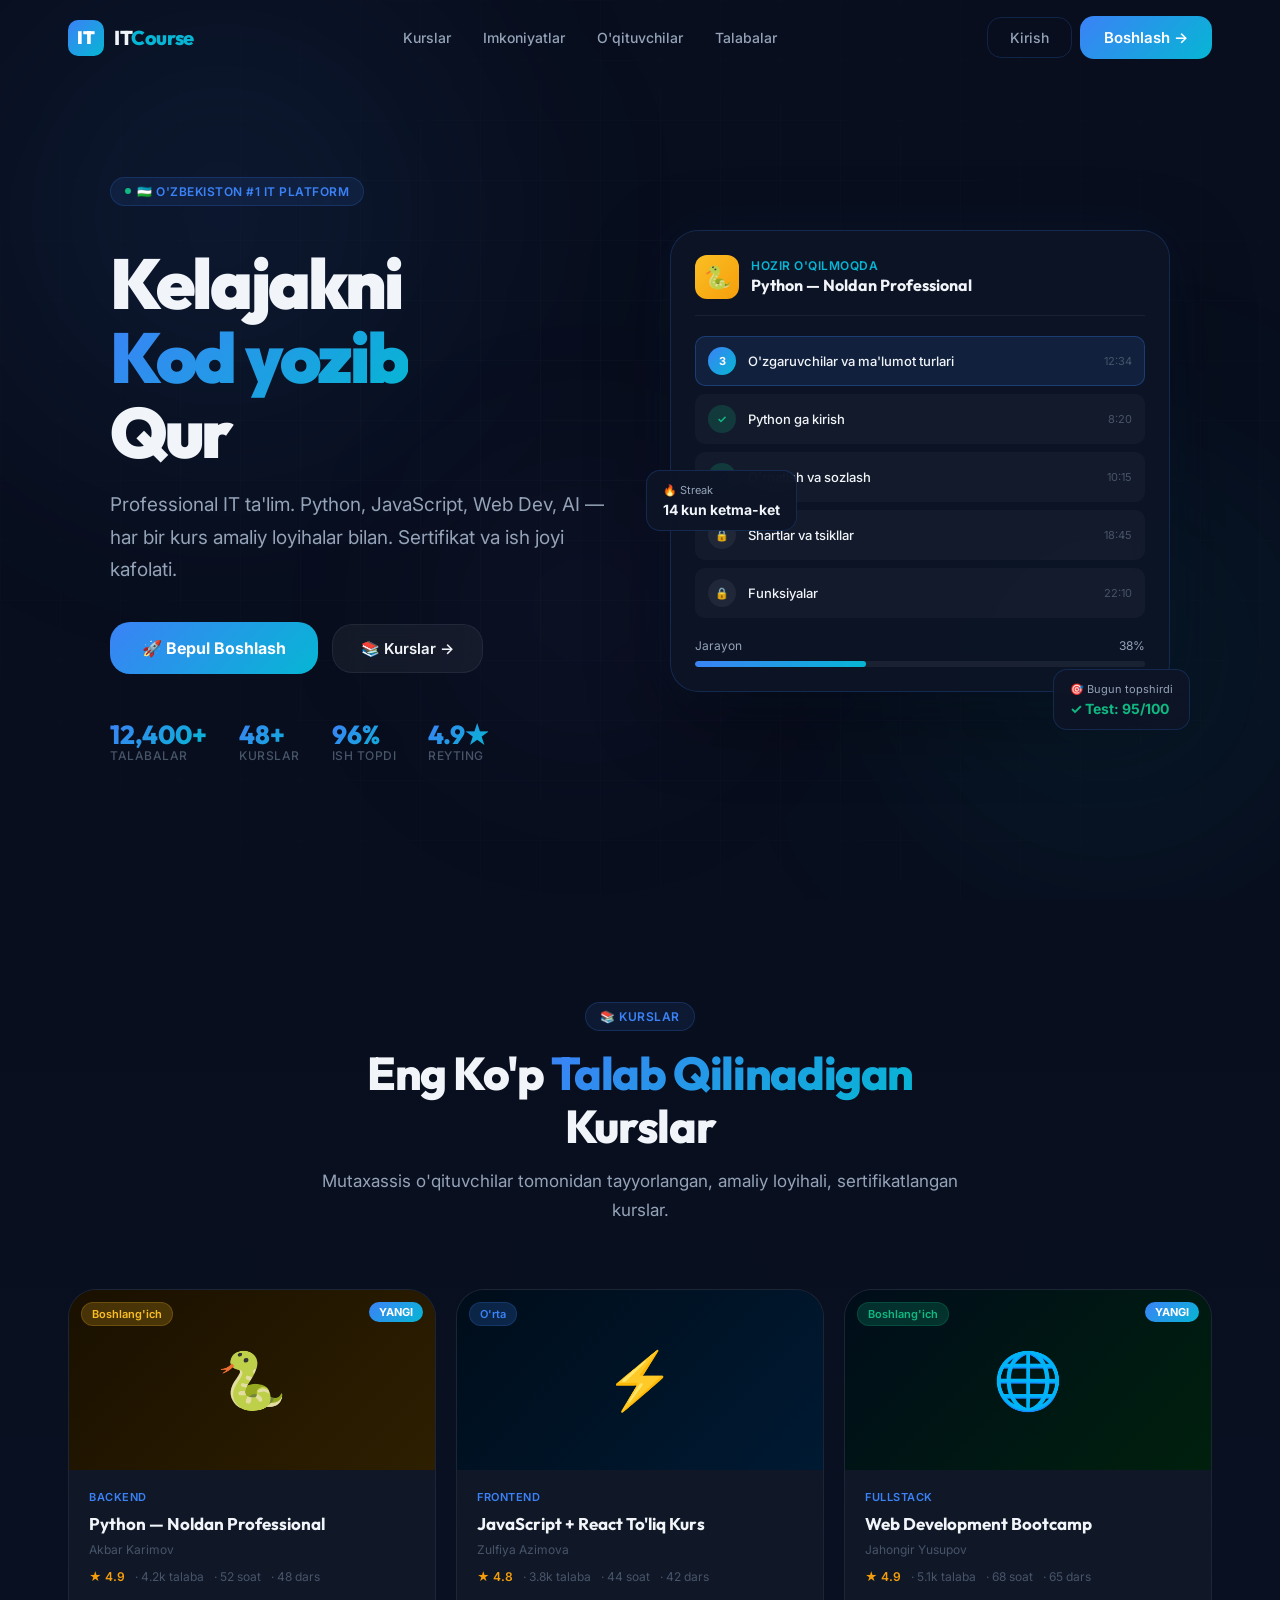
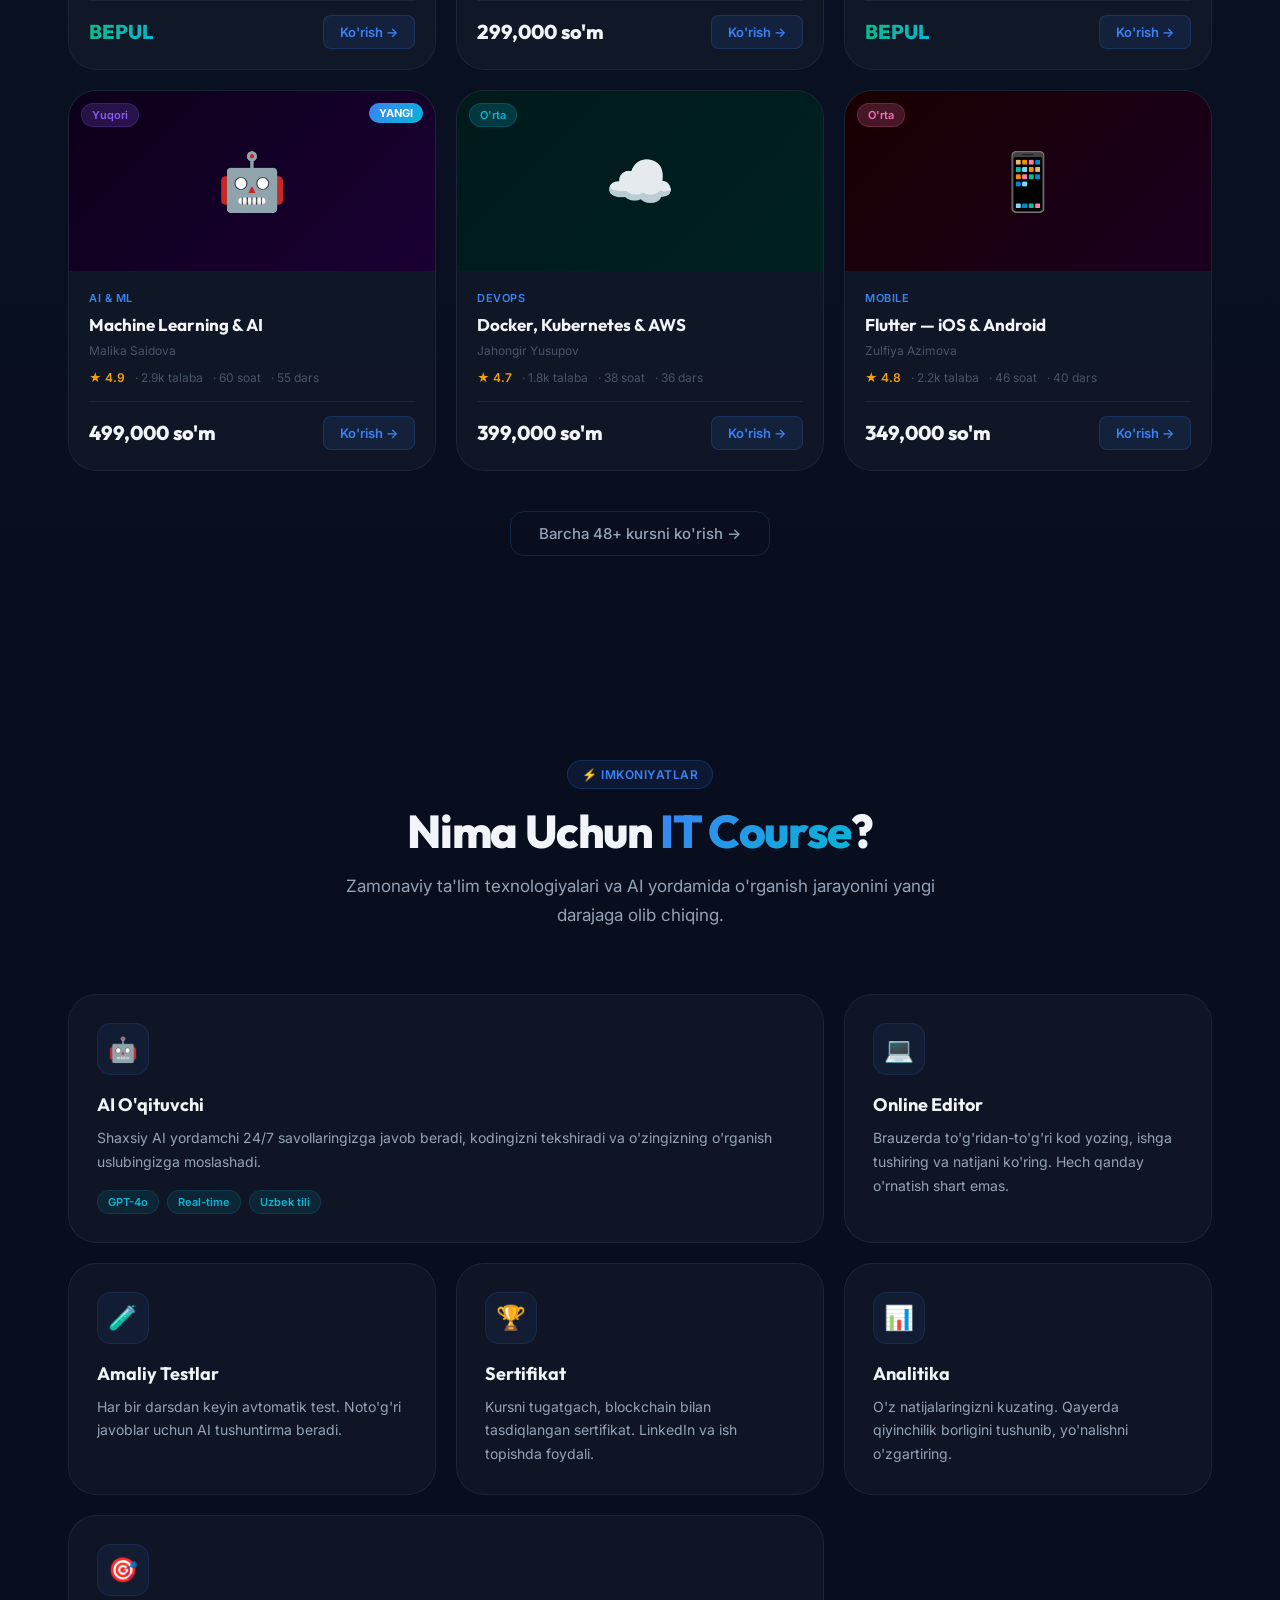
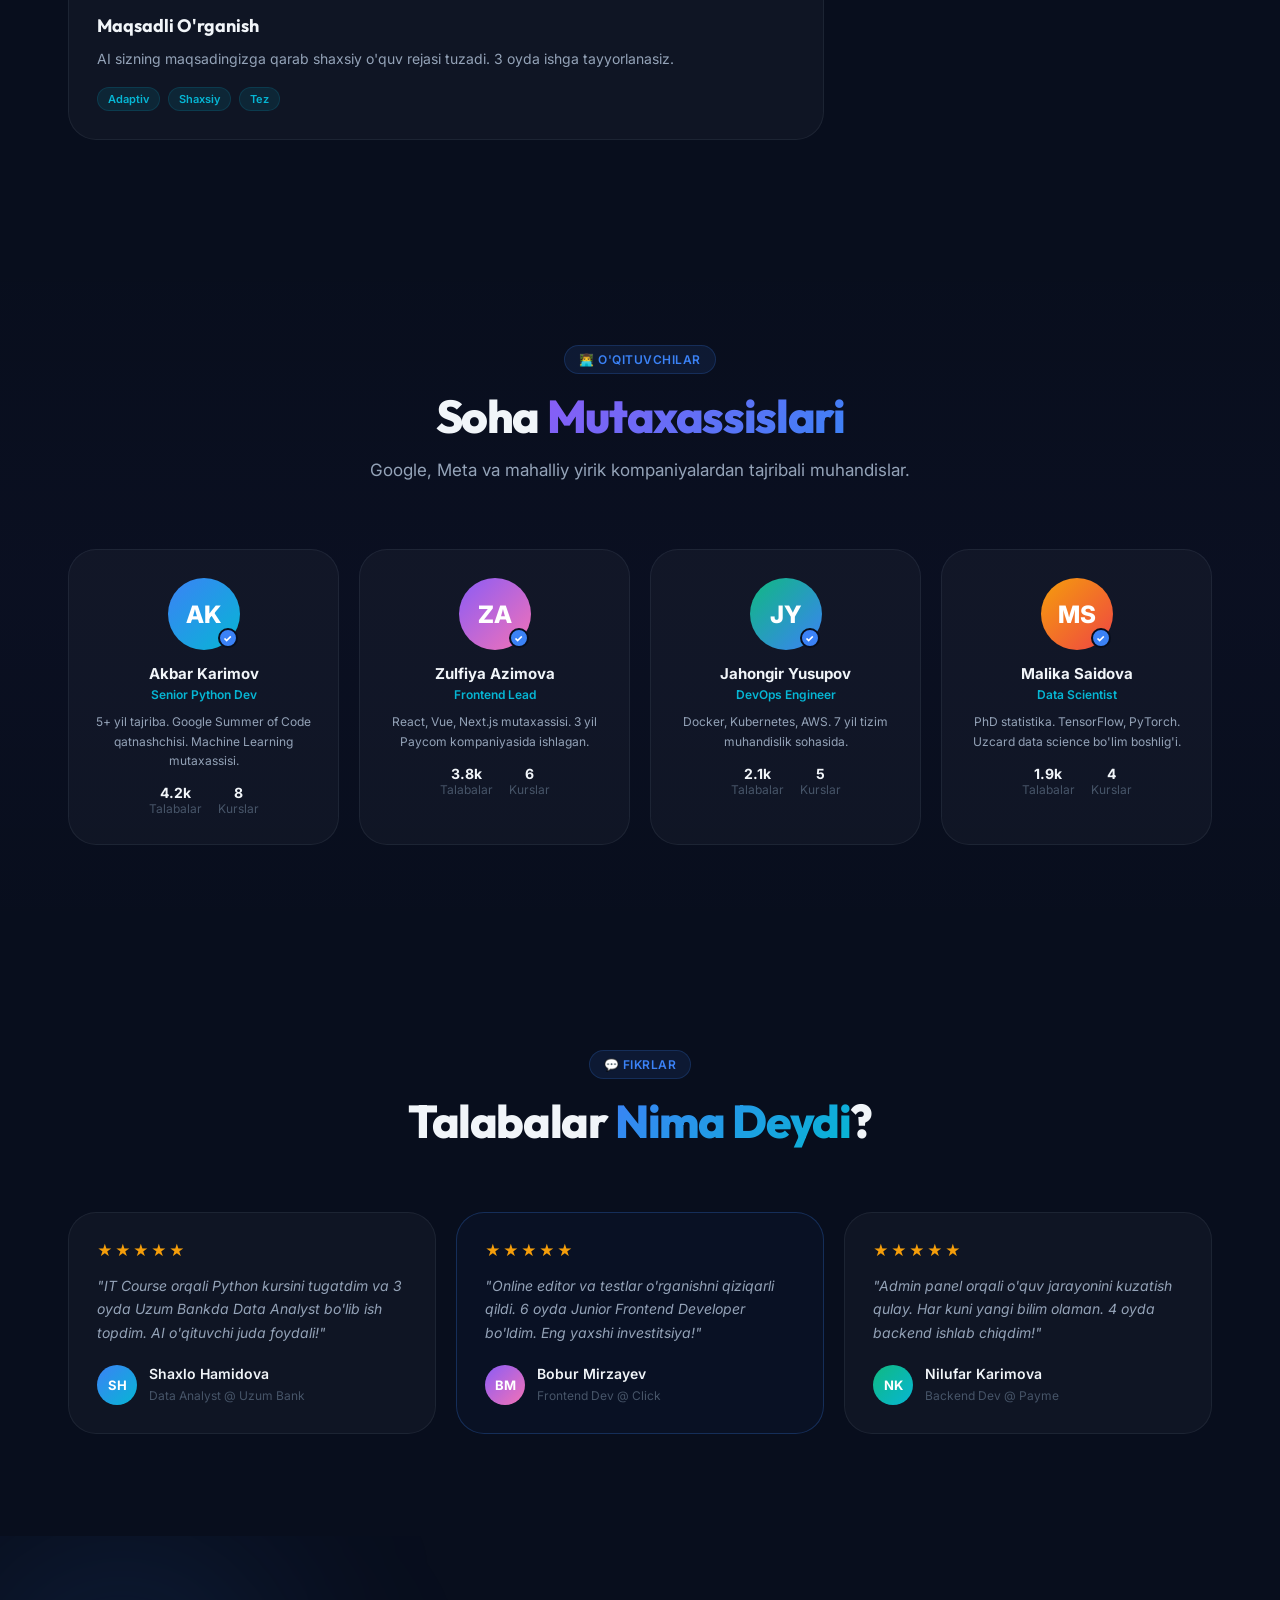
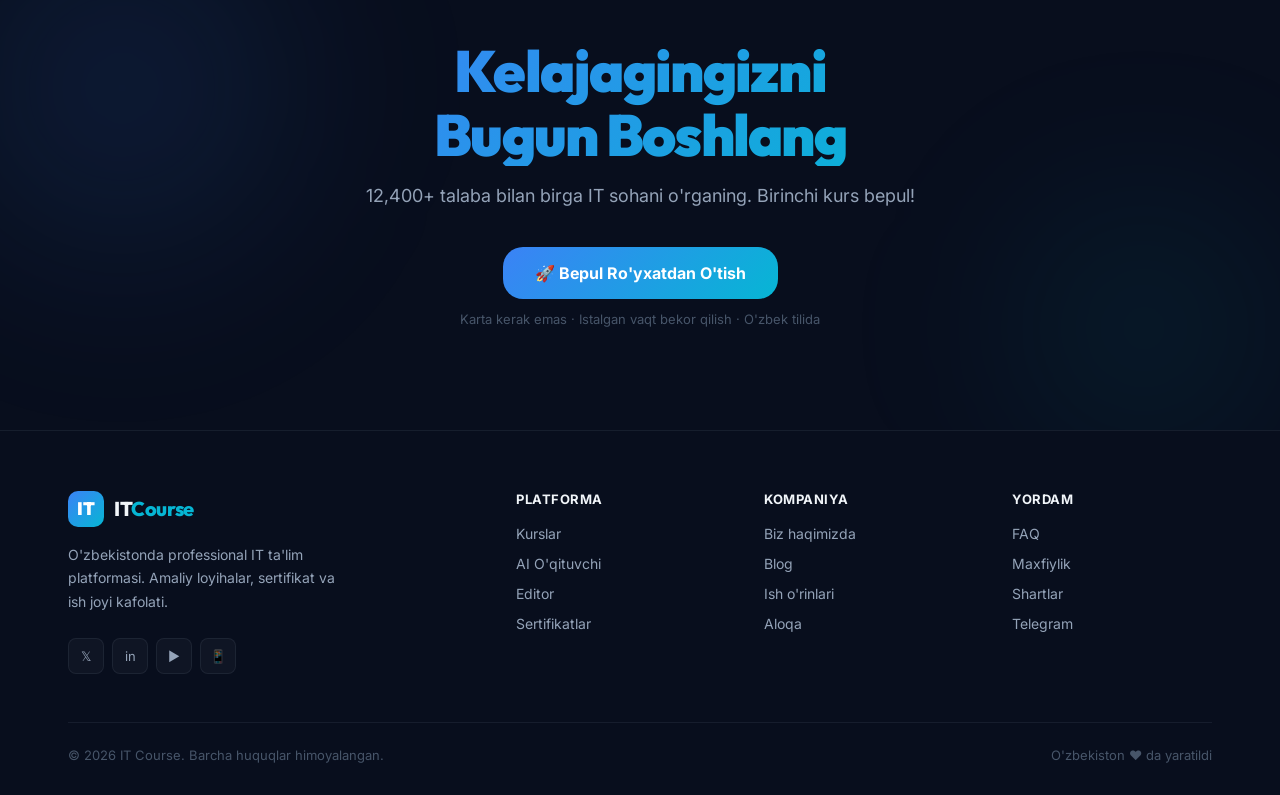
<file: index.html>
<!DOCTYPE html>
<html lang="uz">
<head>
  <meta charset="UTF-8"/>
  <meta name="viewport" content="width=device-width, initial-scale=1.0"/>
  <title>IT Course — O'zbekistoning #1 IT Ta'lim Platformasi</title>
  <meta name="description" content="Professional IT kurslar: Python, JavaScript, Web Development, AI va boshqalar. Sertifikat bilan."/>
  <link rel="preconnect" href="https://fonts.googleapis.com"/>
  <link rel="preconnect" href="https://fonts.gstatic.com" crossorigin/>
  <link href="https://fonts.googleapis.com/css2?family=Inter:wght@300;400;500;600;700;800;900&family=Outfit:wght@400;600;700;800;900&display=swap" rel="stylesheet"/>
  <style>
:root{
  --bg:#080e1d;--bg2:#0d1526;--card:rgba(15,25,50,0.7);--card2:rgba(255,255,255,0.03);
  --blue:#3b82f6;--cyan:#06b6d4;--purple:#8b5cf6;--green:#10b981;--yellow:#f59e0b;--red:#ef4444;
  --grad:linear-gradient(135deg,#3b82f6 0%,#06b6d4 100%);
  --grad2:linear-gradient(135deg,#8b5cf6 0%,#3b82f6 100%);
  --text:#f1f5f9;--text2:#94a3b8;--text3:#475569;
  --border:rgba(148,163,184,0.1);--border2:rgba(59,130,246,0.2);
  --font:'Inter',sans-serif;--display:'Outfit',sans-serif;
  --r:14px;--rl:20px;--rxl:28px;
}
*,*::before,*::after{box-sizing:border-box;margin:0;padding:0}
html{scroll-behavior:smooth}
body{font-family:var(--font);background:var(--bg);color:var(--text);-webkit-font-smoothing:antialiased;overflow-x:hidden}
::selection{background:rgba(59,130,246,0.3)}
a{text-decoration:none;color:inherit}
img{max-width:100%}

/* ── SCROLLBAR ── */
::-webkit-scrollbar{width:6px}
::-webkit-scrollbar-track{background:var(--bg)}
::-webkit-scrollbar-thumb{background:rgba(255,255,255,0.1);border-radius:3px}

/* ── BACKGROUND ── */
.site-bg{position:fixed;inset:0;pointer-events:none;z-index:0;overflow:hidden}
.bg-orb{position:absolute;border-radius:50%;filter:blur(100px);animation:orbf 10s ease-in-out infinite}
.o1{width:700px;height:700px;background:radial-gradient(circle,rgba(59,130,246,0.12),transparent 70%);top:-15%;left:-10%;animation-delay:0s}
.o2{width:600px;height:600px;background:radial-gradient(circle,rgba(6,182,212,0.09),transparent 70%);top:40%;right:-10%;animation-delay:-5s}
.o3{width:400px;height:400px;background:radial-gradient(circle,rgba(139,92,246,0.07),transparent 70%);bottom:10%;left:30%;animation-delay:-8s}
@keyframes orbf{0%,100%{transform:translate(0,0)}33%{transform:translate(30px,-20px)}66%{transform:translate(-20px,15px)}}
.bg-grid{position:absolute;inset:0;background-image:linear-gradient(rgba(255,255,255,0.02) 1px,transparent 1px),linear-gradient(90deg,rgba(255,255,255,0.02) 1px,transparent 1px);background-size:60px 60px;mask-image:radial-gradient(ellipse 80% 80% at 50% 50%,black,transparent)}

/* ── CONTAINER ── */
.ctn{max-width:1240px;margin:0 auto;padding:0 clamp(16px,4vw,48px);position:relative;z-index:2}

/* ── GRADIENT TEXT ── */
.gt{background:var(--grad);-webkit-background-clip:text;-webkit-text-fill-color:transparent;background-clip:text}
.gt2{background:var(--grad2);-webkit-background-clip:text;-webkit-text-fill-color:transparent;background-clip:text}

/* ── BUTTONS ── */
.btn-p{display:inline-flex;align-items:center;gap:8px;padding:12px 24px;background:var(--grad);color:#fff;border:none;border-radius:var(--r);font-size:15px;font-weight:600;cursor:pointer;transition:.3s;font-family:var(--font)}
.btn-p:hover{transform:translateY(-2px);box-shadow:0 8px 28px rgba(59,130,246,0.35)}
.btn-o{display:inline-flex;align-items:center;gap:8px;padding:11px 22px;background:transparent;color:var(--text2);border:1px solid var(--border2);border-radius:var(--r);font-size:14px;font-weight:500;cursor:pointer;transition:.3s;font-family:var(--font)}
.btn-o:hover{color:var(--blue);background:rgba(59,130,246,0.08)}
.btn-hero{display:inline-flex;align-items:center;gap:10px;padding:16px 32px;background:var(--grad);color:#fff;border:none;border-radius:var(--rl);font-size:16px;font-weight:700;cursor:pointer;transition:.3s;font-family:var(--font);position:relative;overflow:hidden}
.btn-hero:hover{transform:translateY(-3px);box-shadow:0 12px 40px rgba(59,130,246,0.4)}
.btn-ghost{display:inline-flex;align-items:center;gap:10px;padding:14px 28px;background:rgba(255,255,255,0.05);backdrop-filter:blur(12px);color:var(--text);border:1px solid var(--border);border-radius:var(--rl);font-size:15px;font-weight:600;cursor:pointer;transition:.3s;font-family:var(--font)}
.btn-ghost:hover{background:rgba(255,255,255,0.08);transform:translateY(-1px)}

/* ── BADGE ── */
.badge{display:inline-flex;align-items:center;gap:6px;padding:6px 14px;border-radius:99px;font-size:12px;font-weight:600;text-transform:uppercase;letter-spacing:.5px;margin-bottom:16px}
.badge-blue{background:rgba(59,130,246,0.1);border:1px solid rgba(59,130,246,0.2);color:var(--blue)}
.pulse{width:6px;height:6px;background:var(--green);border-radius:50%;animation:pulse 2s ease-in-out infinite}
@keyframes pulse{0%,100%{opacity:1;transform:scale(1)}50%{opacity:.5;transform:scale(.8)}}

/* ── SECTION HEADER ── */
.sh{text-align:center;max-width:640px;margin:0 auto clamp(40px,5vw,72px)}
.sh h2{font-family:var(--display);font-size:clamp(28px,4vw,46px);font-weight:800;letter-spacing:-.03em;line-height:1.15;margin-bottom:14px}
.sh p{font-size:clamp(15px,1.5vw,17px);color:var(--text2);line-height:1.7}

/* ═══════════════════════════════════════════
   NAVBAR
═══════════════════════════════════════════ */
.navbar{position:fixed;top:0;left:0;right:0;z-index:100;padding:16px 0;transition:.3s}
.navbar.scrolled{background:rgba(8,14,29,0.9);backdrop-filter:blur(20px);border-bottom:1px solid var(--border);padding:12px 0}
.nav-in{display:flex;align-items:center;gap:32px}
.nav-logo{display:flex;align-items:center;gap:10px;flex-shrink:0}
.nav-logo-icon{width:36px;height:36px;background:var(--grad);border-radius:10px;display:flex;align-items:center;justify-content:center;font-size:18px;font-weight:900;color:#fff;font-family:var(--display)}
.nav-logo-text{font-family:var(--display);font-size:20px;font-weight:800;letter-spacing:-.02em}
.nav-logo-text span{color:var(--cyan)}
.nav-links{display:flex;list-style:none;gap:4px;margin:0 auto}
.nav-link{display:block;padding:8px 14px;color:var(--text2);font-size:14px;font-weight:500;border-radius:8px;transition:.2s;cursor:pointer}
.nav-link:hover{color:var(--text);background:var(--card2)}
.nav-actions{display:flex;align-items:center;gap:8px;flex-shrink:0}
.ham{display:none;flex-direction:column;gap:5px;background:none;border:none;cursor:pointer;padding:4px}
.ham span{display:block;width:22px;height:2px;background:var(--text2);border-radius:2px;transition:.2s}

/* ═══════════════════════════════════════════
   HERO
═══════════════════════════════════════════ */
.hero{padding:140px 0 100px;min-height:100vh;display:flex;align-items:center;position:relative}
.hero-inner{display:grid;grid-template-columns:1fr 1fr;gap:60px;align-items:center}
.hero-badge{margin-bottom:24px}
.hero-title{font-family:var(--display);font-size:clamp(36px,5.5vw,72px);font-weight:900;line-height:1.06;letter-spacing:-.04em;margin-bottom:20px}
.hero-sub{font-size:clamp(15px,1.5vw,19px);color:var(--text2);line-height:1.7;margin-bottom:36px;max-width:500px}
.hero-actions{display:flex;align-items:center;gap:14px;flex-wrap:wrap;margin-bottom:48px}
.hero-stats{display:flex;gap:32px;flex-wrap:wrap}
.hs-item{text-align:left}
.hs-num{font-family:var(--display);font-size:26px;font-weight:800;background:var(--grad);-webkit-background-clip:text;-webkit-text-fill-color:transparent;background-clip:text;line-height:1}
.hs-lbl{font-size:12px;color:var(--text3);font-weight:500;text-transform:uppercase;letter-spacing:.5px}

/* Hero right — course preview cards */
.hero-right{position:relative}
.hero-card-stack{position:relative;height:480px}
.hcs-main{position:absolute;top:0;left:0;right:0;background:rgba(13,21,38,0.9);backdrop-filter:blur(20px);border:1px solid var(--border2);border-radius:var(--rxl);padding:24px;box-shadow:0 24px 80px rgba(0,0,0,0.4),0 0 60px rgba(59,130,246,0.08)}
.hcs-header{display:flex;align-items:center;gap:12px;margin-bottom:20px;padding-bottom:16px;border-bottom:1px solid var(--border)}
.hcs-icon{width:44px;height:44px;border-radius:12px;display:flex;align-items:center;justify-content:center;font-size:22px;flex-shrink:0}
.hcs-label{font-size:12px;color:var(--cyan);font-weight:600;text-transform:uppercase;letter-spacing:.5px;margin-bottom:2px}
.hcs-title{font-family:var(--display);font-size:16px;font-weight:700}
.lesson-list{display:flex;flex-direction:column;gap:8px;margin-bottom:20px}
.lesson-item{display:flex;align-items:center;gap:12px;padding:10px 12px;border-radius:10px;background:rgba(255,255,255,0.03);border:1px solid transparent;transition:.2s;cursor:pointer}
.lesson-item:hover{background:rgba(59,130,246,0.08);border-color:var(--border2)}
.lesson-item.active{background:rgba(59,130,246,0.12);border-color:rgba(59,130,246,0.3)}
.li-num{width:28px;height:28px;border-radius:50%;display:flex;align-items:center;justify-content:center;font-size:11px;font-weight:700;flex-shrink:0}
.li-num.done{background:rgba(16,185,129,0.2);color:var(--green)}
.li-num.active{background:var(--grad);color:#fff}
.li-num.lock{background:rgba(255,255,255,0.06);color:var(--text3)}
.li-text{flex:1;font-size:13px;font-weight:500}
.li-dur{font-size:11px;color:var(--text3)}
.hcs-progress{margin-top:4px}
.prog-lbl{display:flex;justify-content:space-between;font-size:12px;color:var(--text2);margin-bottom:8px}
.prog-bar{height:6px;background:rgba(255,255,255,0.06);border-radius:3px;overflow:hidden}
.prog-fill{height:100%;background:var(--grad);border-radius:3px;transition:width 1s ease}
.float-card{position:absolute;background:rgba(13,21,38,0.95);backdrop-filter:blur(12px);border:1px solid var(--border2);border-radius:var(--r);padding:12px 16px;white-space:nowrap;animation:fc 4s ease-in-out infinite}
.fc1{bottom:-20px;right:-20px;animation-delay:0s}
.fc2{top:50%;left:-24px;animation-delay:-2s}
@keyframes fc{0%,100%{transform:translateY(0)}50%{transform:translateY(-6px)}}
.fc-label{font-size:11px;color:var(--text2);margin-bottom:4px}
.fc-val{font-size:14px;font-weight:700;display:flex;align-items:center;gap:6px}

/* ═══════════════════════════════════════════
   COURSES SECTION
═══════════════════════════════════════════ */
.courses-sec{padding:clamp(60px,8vw,120px) 0;background:linear-gradient(180deg,transparent,rgba(59,130,246,0.02),transparent)}
.course-grid{display:grid;grid-template-columns:repeat(auto-fill,minmax(300px,1fr));gap:20px;margin-bottom:40px}
.course-card{background:var(--card2);border:1px solid var(--border);border-radius:var(--rxl);overflow:hidden;cursor:pointer;transition:.3s;position:relative;group:true}
.course-card:hover{transform:translateY(-6px);border-color:rgba(59,130,246,0.25);box-shadow:0 20px 60px rgba(0,0,0,0.3)}
.cc-thumb{height:180px;display:flex;align-items:center;justify-content:center;font-size:56px;position:relative;overflow:hidden}
.cc-thumb::after{content:'▶';position:absolute;width:52px;height:52px;background:rgba(255,255,255,0.15);backdrop-filter:blur(8px);border-radius:50%;display:flex;align-items:center;justify-content:center;font-size:18px;opacity:0;transition:.3s}
.course-card:hover .cc-thumb::after{opacity:1}
.cc-level{position:absolute;top:12px;left:12px;padding:4px 10px;border-radius:99px;font-size:11px;font-weight:600}
.cc-new{position:absolute;top:12px;right:12px;background:var(--grad);color:#fff;padding:3px 10px;border-radius:99px;font-size:11px;font-weight:700}
.cc-body{padding:20px}
.cc-cat{font-size:11px;font-weight:600;color:var(--blue);text-transform:uppercase;letter-spacing:.5px;margin-bottom:8px}
.cc-title{font-family:var(--display);font-size:17px;font-weight:700;margin-bottom:6px;line-height:1.4}
.cc-inst{font-size:12px;color:var(--text3);margin-bottom:12px}
.cc-meta{display:flex;align-items:center;gap:10px;font-size:12px;color:var(--text3);margin-bottom:16px;flex-wrap:wrap}
.cc-rate{color:var(--yellow);font-weight:600;display:flex;align-items:center;gap:3px}
.cc-foot{display:flex;align-items:center;justify-content:space-between;padding-top:14px;border-top:1px solid var(--border)}
.cc-price{font-family:var(--display);font-size:20px;font-weight:800}
.cc-price .free{background:linear-gradient(135deg,var(--green),var(--cyan));-webkit-background-clip:text;-webkit-text-fill-color:transparent;background-clip:text}
.cc-btn{padding:8px 16px;background:rgba(59,130,246,0.1);border:1px solid rgba(59,130,246,0.2);border-radius:8px;color:var(--blue);font-size:13px;font-weight:600;cursor:pointer;transition:.2s;font-family:var(--font)}
.cc-btn:hover{background:rgba(59,130,246,0.2)}
.courses-cta{text-align:center}

/* ═══════════════════════════════════════════
   FEATURES
═══════════════════════════════════════════ */
.features-sec{padding:clamp(60px,8vw,120px) 0}
.feat-grid{display:grid;grid-template-columns:repeat(3,1fr);gap:20px}
.feat-card{background:var(--card2);border:1px solid var(--border);border-radius:var(--rxl);padding:28px;transition:.3s;position:relative;overflow:hidden}
.feat-card::before{content:'';position:absolute;inset:0;background:var(--grad);opacity:0;transition:.3s}
.feat-card:hover{transform:translateY(-4px);border-color:rgba(59,130,246,0.2);box-shadow:0 0 40px rgba(59,130,246,0.08)}
.feat-card:hover::before{opacity:.03}
.feat-icon{width:52px;height:52px;border-radius:var(--r);display:flex;align-items:center;justify-content:center;font-size:24px;margin-bottom:18px;background:rgba(59,130,246,0.08);border:1px solid rgba(59,130,246,0.12);transition:.3s}
.feat-card:hover .feat-icon{transform:scale(1.05);background:rgba(59,130,246,0.15)}
.feat-card h3{font-family:var(--display);font-size:18px;font-weight:700;margin-bottom:10px}
.feat-card p{font-size:14px;color:var(--text2);line-height:1.7}
.feat-card.big{grid-column:span 2}
.feat-tags{display:flex;gap:8px;margin-top:16px;flex-wrap:wrap}
.feat-tag{padding:4px 10px;background:rgba(6,182,212,0.1);border:1px solid rgba(6,182,212,0.15);border-radius:99px;font-size:11px;font-weight:600;color:var(--cyan)}

/* ═══════════════════════════════════════════
   INSTRUCTORS
═══════════════════════════════════════════ */
.inst-sec{padding:clamp(60px,8vw,120px) 0;background:linear-gradient(180deg,transparent,rgba(139,92,246,0.02),transparent)}
.inst-grid{display:grid;grid-template-columns:repeat(4,1fr);gap:20px}
.inst-card{background:var(--card2);border:1px solid var(--border);border-radius:var(--rxl);padding:28px 24px;text-align:center;transition:.3s}
.inst-card:hover{transform:translateY(-4px);border-color:rgba(59,130,246,0.2)}
.inst-av{width:72px;height:72px;border-radius:50%;display:flex;align-items:center;justify-content:center;font-size:24px;font-weight:800;color:#fff;margin:0 auto 14px;position:relative}
.inst-av::after{content:'✓';position:absolute;bottom:2px;right:2px;width:20px;height:20px;background:var(--blue);border-radius:50%;font-size:10px;display:flex;align-items:center;justify-content:center;color:#fff;border:2px solid var(--bg)}
.inst-card h3{font-size:15px;font-weight:700;margin-bottom:4px}
.inst-role{font-size:12px;color:var(--cyan);font-weight:600;margin-bottom:10px}
.inst-bio{font-size:12px;color:var(--text2);line-height:1.6;margin-bottom:14px}
.inst-meta{display:flex;justify-content:center;gap:16px}
.im-item{font-size:12px;color:var(--text3);text-align:center}
.im-val{font-weight:700;color:var(--text);font-size:14px;display:block}

/* ═══════════════════════════════════════════
   TESTIMONIALS
═══════════════════════════════════════════ */
.testi-sec{padding:clamp(60px,8vw,120px) 0}
.testi-grid{display:grid;grid-template-columns:repeat(3,1fr);gap:20px}
.testi-card{background:var(--card2);border:1px solid var(--border);border-radius:var(--rxl);padding:28px;transition:.3s}
.testi-card:hover{transform:translateY(-4px);border-color:rgba(59,130,246,0.15)}
.testi-card.feat{border-color:rgba(59,130,246,0.25);background:rgba(59,130,246,0.03)}
.testi-stars{color:var(--yellow);font-size:15px;letter-spacing:2px;margin-bottom:14px}
.testi-card p{font-size:14px;color:var(--text2);line-height:1.7;margin-bottom:20px;font-style:italic}
.testi-auth{display:flex;align-items:center;gap:12px}
.ta-av{width:40px;height:40px;border-radius:50%;display:flex;align-items:center;justify-content:center;font-size:13px;font-weight:700;color:#fff;flex-shrink:0}
.ta-name{font-size:14px;font-weight:600;display:block;margin-bottom:2px}
.ta-role{font-size:12px;color:var(--text3)}

/* ═══════════════════════════════════════════
   CTA
═══════════════════════════════════════════ */
.cta-sec{padding:clamp(60px,8vw,120px) 0;position:relative;overflow:hidden}
.cta-bg-o1,.cta-bg-o2{position:absolute;border-radius:50%;filter:blur(80px);pointer-events:none}
.cta-bg-o1{width:500px;height:500px;background:radial-gradient(circle,rgba(59,130,246,0.15),transparent 70%);left:-10%;top:-20%}
.cta-bg-o2{width:400px;height:400px;background:radial-gradient(circle,rgba(6,182,212,0.1),transparent 70%);right:-5%;bottom:-20%}
.cta-inner{text-align:center;max-width:620px;margin:0 auto;position:relative;z-index:2}
.cta-title{font-family:var(--display);font-size:clamp(30px,5vw,58px);font-weight:900;letter-spacing:-.03em;line-height:1.1;margin-bottom:16px;background:var(--grad);-webkit-background-clip:text;-webkit-text-fill-color:transparent;background-clip:text}
.cta-sub{font-size:18px;color:var(--text2);margin-bottom:36px;line-height:1.6}
.cta-note{font-size:13px;color:var(--text3);margin-top:12px}

/* ═══════════════════════════════════════════
   FOOTER
═══════════════════════════════════════════ */
.footer{padding:60px 0 32px;border-top:1px solid var(--border)}
.footer-grid{display:grid;grid-template-columns:2fr 1fr 1fr 1fr;gap:48px;margin-bottom:48px}
.fb-desc{font-size:14px;color:var(--text2);line-height:1.7;margin:16px 0 24px;max-width:280px}
.socials{display:flex;gap:8px}
.social{width:36px;height:36px;background:var(--card2);border:1px solid var(--border);border-radius:8px;display:flex;align-items:center;justify-content:center;font-size:13px;color:var(--text2);transition:.2s;text-decoration:none}
.social:hover{border-color:rgba(59,130,246,0.3);color:var(--blue)}
.fc h4{font-size:13px;font-weight:700;text-transform:uppercase;letter-spacing:.5px;margin-bottom:16px}
.fc ul{list-style:none;display:flex;flex-direction:column;gap:10px}
.fc a{font-size:14px;color:var(--text2);transition:.2s}
.fc a:hover{color:var(--text)}
.footer-bot{display:flex;justify-content:space-between;padding-top:24px;border-top:1px solid var(--border);font-size:13px;color:var(--text3);flex-wrap:wrap;gap:8px}

/* ── REVEAL ANIMATION ── */
.rev{opacity:0;transform:translateY(28px);transition:opacity .7s ease,transform .7s ease}
.rev.vis{opacity:1;transform:translateY(0)}

/* ── RESPONSIVE ── */
@media(max-width:1024px){
  .feat-grid{grid-template-columns:1fr 1fr}
  .feat-card.big{grid-column:span 2}
  .inst-grid{grid-template-columns:repeat(2,1fr)}
  .footer-grid{grid-template-columns:1fr 1fr}
  .fb-col{grid-column:span 2}
}
@media(max-width:768px){
  .nav-links{display:none}
  .ham{display:flex}
  .hero-inner{grid-template-columns:1fr}
  .hero-right{display:none}
  .feat-grid{grid-template-columns:1fr}
  .feat-card.big{grid-column:span 1}
  .testi-grid{grid-template-columns:1fr}
  .inst-grid{grid-template-columns:1fr 1fr}
  .footer-grid{grid-template-columns:1fr}
}
  </style>
</head>
<body>
<div class="site-bg">
  <div class="bg-orb o1"></div>
  <div class="bg-orb o2"></div>
  <div class="bg-orb o3"></div>
  <div class="bg-grid"></div>
</div>

<!-- NAVBAR -->
<nav class="navbar" id="navbar">
  <div class="ctn nav-in">
    <a href="index.html" class="nav-logo">
      <div class="nav-logo-icon">IT</div>
      <div class="nav-logo-text">IT<span>Course</span></div>
    </a>
    <ul class="nav-links">
      <li><a href="#courses" class="nav-link">Kurslar</a></li>
      <li><a href="#features" class="nav-link">Imkoniyatlar</a></li>
      <li><a href="#instructors" class="nav-link">O'qituvchilar</a></li>
      <li><a href="#testimonials" class="nav-link">Talabalar</a></li>
    </ul>
    <div class="nav-actions">
      <a href="login.html" class="btn-o">Kirish</a>
      <a href="login.html?mode=signup" class="btn-p">Boshlash →</a>
      <button class="ham" id="ham"><span></span><span></span><span></span></button>
    </div>
  </div>
</nav>

<!-- HERO -->
<section class="hero">
  <div class="ctn">
    <div class="hero-inner">
      <div class="hero-left">
        <div class="hero-badge">
          <div class="badge badge-blue"><span class="pulse"></span>🇺🇿 O'zbekiston #1 IT Platform</div>
        </div>
        <h1 class="hero-title">
          Kelajakni<br>
          <span class="gt">Kod yozib</span><br>
          Qur
        </h1>
        <p class="hero-sub">Professional IT ta'lim. Python, JavaScript, Web Dev, AI — har bir kurs amaliy loyihalar bilan. Sertifikat va ish joyi kafolati.</p>
        <div class="hero-actions">
          <a href="login.html?mode=signup" class="btn-hero">🚀 Bepul Boshlash</a>
          <a href="#courses" class="btn-ghost">📚 Kurslar →</a>
        </div>
        <div class="hero-stats">
          <div class="hs-item"><div class="hs-num">12,400+</div><div class="hs-lbl">Talabalar</div></div>
          <div class="hs-item"><div class="hs-num">48+</div><div class="hs-lbl">Kurslar</div></div>
          <div class="hs-item"><div class="hs-num">96%</div><div class="hs-lbl">Ish topdi</div></div>
          <div class="hs-item"><div class="hs-num">4.9★</div><div class="hs-lbl">Reyting</div></div>
        </div>
      </div>

      <div class="hero-right">
        <div class="hero-card-stack">
          <div class="hcs-main">
            <div class="hcs-header">
              <div class="hcs-icon" style="background:linear-gradient(135deg,#fbbf24,#f59e0b)">🐍</div>
              <div>
                <div class="hcs-label">Hozir o'qilmoqda</div>
                <div class="hcs-title">Python — Noldan Professional</div>
              </div>
            </div>
            <div class="lesson-list">
              <div class="lesson-item active">
                <div class="li-num active">3</div>
                <div class="li-text">O'zgaruvchilar va ma'lumot turlari</div>
                <div class="li-dur">12:34</div>
              </div>
              <div class="lesson-item">
                <div class="li-num done">✓</div>
                <div class="li-text">Python ga kirish</div>
                <div class="li-dur">8:20</div>
              </div>
              <div class="lesson-item">
                <div class="li-num done">✓</div>
                <div class="li-text">O'rnatish va sozlash</div>
                <div class="li-dur">10:15</div>
              </div>
              <div class="lesson-item">
                <div class="li-num lock">🔒</div>
                <div class="li-text">Shartlar va tsikllar</div>
                <div class="li-dur">18:45</div>
              </div>
              <div class="lesson-item">
                <div class="li-num lock">🔒</div>
                <div class="li-text">Funksiyalar</div>
                <div class="li-dur">22:10</div>
              </div>
            </div>
            <div class="hcs-progress">
              <div class="prog-lbl"><span>Jarayon</span><span>38%</span></div>
              <div class="prog-bar"><div class="prog-fill" style="width:38%"></div></div>
            </div>
          </div>
          <div class="float-card fc1">
            <div class="fc-label">🎯 Bugun topshirdi</div>
            <div class="fc-val" style="color:var(--green)">✓ Test: 95/100</div>
          </div>
          <div class="float-card fc2">
            <div class="fc-label">🔥 Streak</div>
            <div class="fc-val">14 kun ketma-ket</div>
          </div>
        </div>
      </div>
    </div>
  </div>
</section>

<!-- COURSES -->
<section class="courses-sec" id="courses">
  <div class="ctn">
    <div class="sh rev">
      <div class="badge badge-blue">📚 Kurslar</div>
      <h2>Eng Ko'p <span class="gt">Talab Qilinadigan</span> Kurslar</h2>
      <p>Mutaxassis o'qituvchilar tomonidan tayyorlangan, amaliy loyihali, sertifikatlangan kurslar.</p>
    </div>
    <div class="course-grid" id="courseGrid"></div>
    <div class="courses-cta rev">
      <a href="login.html?mode=signup" class="btn-o" style="font-size:15px;padding:12px 28px">Barcha 48+ kursni ko'rish →</a>
    </div>
  </div>
</section>

<!-- FEATURES -->
<section class="features-sec" id="features">
  <div class="ctn">
    <div class="sh rev">
      <div class="badge badge-blue">⚡ Imkoniyatlar</div>
      <h2>Nima Uchun <span class="gt">IT Course</span>?</h2>
      <p>Zamonaviy ta'lim texnologiyalari va AI yordamida o'rganish jarayonini yangi darajaga olib chiqing.</p>
    </div>
    <div class="feat-grid">
      <div class="feat-card big rev">
        <div class="feat-icon">🤖</div>
        <h3>AI O'qituvchi</h3>
        <p>Shaxsiy AI yordamchi 24/7 savollaringizga javob beradi, kodingizni tekshiradi va o'zingizning o'rganish uslubingizga moslashadi.</p>
        <div class="feat-tags"><span class="feat-tag">GPT-4o</span><span class="feat-tag">Real-time</span><span class="feat-tag">Uzbek tili</span></div>
      </div>
      <div class="feat-card rev">
        <div class="feat-icon">💻</div>
        <h3>Online Editor</h3>
        <p>Brauzerda to'g'ridan-to'g'ri kod yozing, ishga tushiring va natijani ko'ring. Hech qanday o'rnatish shart emas.</p>
      </div>
      <div class="feat-card rev">
        <div class="feat-icon">🧪</div>
        <h3>Amaliy Testlar</h3>
        <p>Har bir darsdan keyin avtomatik test. Noto'g'ri javoblar uchun AI tushuntirma beradi.</p>
      </div>
      <div class="feat-card rev">
        <div class="feat-icon">🏆</div>
        <h3>Sertifikat</h3>
        <p>Kursni tugatgach, blockchain bilan tasdiqlangan sertifikat. LinkedIn va ish topishda foydali.</p>
      </div>
      <div class="feat-card rev">
        <div class="feat-icon">📊</div>
        <h3>Analitika</h3>
        <p>O'z natijalaringizni kuzating. Qayerda qiyinchilik borligini tushunib, yo'nalishni o'zgartiring.</p>
      </div>
      <div class="feat-card big rev">
        <div class="feat-icon">🎯</div>
        <h3>Maqsadli O'rganish</h3>
        <p>AI sizning maqsadingizga qarab shaxsiy o'quv rejasi tuzadi. 3 oyda ishga tayyorlanasiz.</p>
        <div class="feat-tags"><span class="feat-tag">Adaptiv</span><span class="feat-tag">Shaxsiy</span><span class="feat-tag">Tez</span></div>
      </div>
    </div>
  </div>
</section>

<!-- INSTRUCTORS -->
<section class="inst-sec" id="instructors">
  <div class="ctn">
    <div class="sh rev">
      <div class="badge badge-blue">👨‍💻 O'qituvchilar</div>
      <h2>Soha <span class="gt2">Mutaxassislari</span></h2>
      <p>Google, Meta va mahalliy yirik kompaniyalardan tajribali muhandislar.</p>
    </div>
    <div class="inst-grid">
      <div class="inst-card rev">
        <div class="inst-av" style="background:linear-gradient(135deg,#3b82f6,#06b6d4)">AK</div>
        <h3>Akbar Karimov</h3>
        <div class="inst-role">Senior Python Dev</div>
        <div class="inst-bio">5+ yil tajriba. Google Summer of Code qatnashchisi. Machine Learning mutaxassisi.</div>
        <div class="inst-meta">
          <div class="im-item"><span class="im-val">4.2k</span>Talabalar</div>
          <div class="im-item"><span class="im-val">8</span>Kurslar</div>
        </div>
      </div>
      <div class="inst-card rev">
        <div class="inst-av" style="background:linear-gradient(135deg,#8b5cf6,#f472b6)">ZA</div>
        <h3>Zulfiya Azimova</h3>
        <div class="inst-role">Frontend Lead</div>
        <div class="inst-bio">React, Vue, Next.js mutaxassisi. 3 yil Paycom kompaniyasida ishlagan.</div>
        <div class="inst-meta">
          <div class="im-item"><span class="im-val">3.8k</span>Talabalar</div>
          <div class="im-item"><span class="im-val">6</span>Kurslar</div>
        </div>
      </div>
      <div class="inst-card rev">
        <div class="inst-av" style="background:linear-gradient(135deg,#10b981,#3b82f6)">JY</div>
        <h3>Jahongir Yusupov</h3>
        <div class="inst-role">DevOps Engineer</div>
        <div class="inst-bio">Docker, Kubernetes, AWS. 7 yil tizim muhandislik sohasida.</div>
        <div class="inst-meta">
          <div class="im-item"><span class="im-val">2.1k</span>Talabalar</div>
          <div class="im-item"><span class="im-val">5</span>Kurslar</div>
        </div>
      </div>
      <div class="inst-card rev">
        <div class="inst-av" style="background:linear-gradient(135deg,#f59e0b,#ef4444)">MS</div>
        <h3>Malika Saidova</h3>
        <div class="inst-role">Data Scientist</div>
        <div class="inst-bio">PhD statistika. TensorFlow, PyTorch. Uzcard data science bo'lim boshlig'i.</div>
        <div class="inst-meta">
          <div class="im-item"><span class="im-val">1.9k</span>Talabalar</div>
          <div class="im-item"><span class="im-val">4</span>Kurslar</div>
        </div>
      </div>
    </div>
  </div>
</section>

<!-- TESTIMONIALS -->
<section class="testi-sec" id="testimonials">
  <div class="ctn">
    <div class="sh rev">
      <div class="badge badge-blue">💬 Fikrlar</div>
      <h2>Talabalar <span class="gt">Nima Deydi</span>?</h2>
    </div>
    <div class="testi-grid">
      <div class="testi-card rev">
        <div class="testi-stars">★★★★★</div>
        <p>"IT Course orqali Python kursini tugatdim va 3 oyda Uzum Bankda Data Analyst bo'lib ish topdim. AI o'qituvchi juda foydali!"</p>
        <div class="testi-auth">
          <div class="ta-av" style="background:linear-gradient(135deg,#3b82f6,#06b6d4)">SH</div>
          <div><span class="ta-name">Shaxlo Hamidova</span><span class="ta-role">Data Analyst @ Uzum Bank</span></div>
        </div>
      </div>
      <div class="testi-card feat rev">
        <div class="testi-stars">★★★★★</div>
        <p>"Online editor va testlar o'rganishni qiziqarli qildi. 6 oyda Junior Frontend Developer bo'ldim. Eng yaxshi investitsiya!"</p>
        <div class="testi-auth">
          <div class="ta-av" style="background:linear-gradient(135deg,#8b5cf6,#f472b6)">BM</div>
          <div><span class="ta-name">Bobur Mirzayev</span><span class="ta-role">Frontend Dev @ Click</span></div>
        </div>
      </div>
      <div class="testi-card rev">
        <div class="testi-stars">★★★★★</div>
        <p>"Admin panel orqali o'quv jarayonini kuzatish qulay. Har kuni yangi bilim olaman. 4 oyda backend ishlab chiqdim!"</p>
        <div class="testi-auth">
          <div class="ta-av" style="background:linear-gradient(135deg,#10b981,#06b6d4)">NK</div>
          <div><span class="ta-name">Nilufar Karimova</span><span class="ta-role">Backend Dev @ Payme</span></div>
        </div>
      </div>
    </div>
  </div>
</section>

<!-- CTA -->
<section class="cta-sec">
  <div class="cta-bg-o1"></div><div class="cta-bg-o2"></div>
  <div class="ctn">
    <div class="cta-inner">
      <h2 class="cta-title">Kelajagingizni<br>Bugun Boshlang</h2>
      <p class="cta-sub">12,400+ talaba bilan birga IT sohani o'rganing. Birinchi kurs bepul!</p>
      <a href="login.html?mode=signup" class="btn-hero">🚀 Bepul Ro'yxatdan O'tish</a>
      <p class="cta-note">Karta kerak emas · Istalgan vaqt bekor qilish · O'zbek tilida</p>
    </div>
  </div>
</section>

<!-- FOOTER -->
<footer class="footer">
  <div class="ctn">
    <div class="footer-grid">
      <div class="fb-col">
        <div class="nav-logo" style="margin-bottom:4px">
          <div class="nav-logo-icon">IT</div>
          <div class="nav-logo-text">IT<span>Course</span></div>
        </div>
        <p class="fb-desc">O'zbekistonda professional IT ta'lim platformasi. Amaliy loyihalar, sertifikat va ish joyi kafolati.</p>
        <div class="socials">
          <a href="#" class="social">𝕏</a>
          <a href="#" class="social">in</a>
          <a href="#" class="social">▶</a>
          <a href="#" class="social">📱</a>
        </div>
      </div>
      <div class="fc">
        <h4>Platforma</h4>
        <ul>
          <li><a href="#">Kurslar</a></li>
          <li><a href="#">AI O'qituvchi</a></li>
          <li><a href="#">Editor</a></li>
          <li><a href="#">Sertifikatlar</a></li>
        </ul>
      </div>
      <div class="fc">
        <h4>Kompaniya</h4>
        <ul>
          <li><a href="#">Biz haqimizda</a></li>
          <li><a href="#">Blog</a></li>
          <li><a href="#">Ish o'rinlari</a></li>
          <li><a href="#">Aloqa</a></li>
        </ul>
      </div>
      <div class="fc">
        <h4>Yordam</h4>
        <ul>
          <li><a href="#">FAQ</a></li>
          <li><a href="#">Maxfiylik</a></li>
          <li><a href="#">Shartlar</a></li>
          <li><a href="#">Telegram</a></li>
        </ul>
      </div>
    </div>
    <div class="footer-bot">
      <span>© 2026 IT Course. Barcha huquqlar himoyalangan.</span>
      <span>O'zbekiston ❤️ da yaratildi</span>
    </div>
  </div>
</footer>

<script>
const coursesData=[
  {id:1,emoji:'🐍',bg:'linear-gradient(135deg,#1a1000 0%,#2d1f00 100%)',level:'Boshlang\'ich',lc:'rgba(251,191,36,0.2)',lt:'#fbbf24',cat:'Backend',title:'Python — Noldan Professional',inst:'Akbar Karimov',rating:4.9,students:'4.2k',duration:'52 soat',lessons:48,price:'Bepul',pd:'BEPUL',isNew:true},
  {id:2,emoji:'⚡',bg:'linear-gradient(135deg,#000d1a 0%,#001a33 100%)',level:'O\'rta',lc:'rgba(59,130,246,0.2)',lt:'#3b82f6',cat:'Frontend',title:'JavaScript + React To\'liq Kurs',inst:'Zulfiya Azimova',rating:4.8,students:'3.8k',duration:'44 soat',lessons:42,price:'Pullik',pd:'299,000 so\'m',isNew:false},
  {id:3,emoji:'🌐',bg:'linear-gradient(135deg,#000d1a 0%,#00200d 100%)',level:'Boshlang\'ich',lc:'rgba(16,185,129,0.2)',lt:'#10b981',cat:'Fullstack',title:'Web Development Bootcamp',inst:'Jahongir Yusupov',rating:4.9,students:'5.1k',duration:'68 soat',lessons:65,price:'Bepul',pd:'BEPUL',isNew:true},
  {id:4,emoji:'🤖',bg:'linear-gradient(135deg,#0d001a 0%,#1a0033 100%)',level:'Yuqori',lc:'rgba(139,92,246,0.2)',lt:'#8b5cf6',cat:'AI & ML',title:'Machine Learning & AI',inst:'Malika Saidova',rating:4.9,students:'2.9k',duration:'60 soat',lessons:55,price:'Pullik',pd:'499,000 so\'m',isNew:true},
  {id:5,emoji:'☁️',bg:'linear-gradient(135deg,#001a1a 0%,#002020 100%)',level:'O\'rta',lc:'rgba(6,182,212,0.2)',lt:'#06b6d4',cat:'DevOps',title:'Docker, Kubernetes & AWS',inst:'Jahongir Yusupov',rating:4.7,students:'1.8k',duration:'38 soat',lessons:36,price:'Pullik',pd:'399,000 so\'m',isNew:false},
  {id:6,emoji:'📱',bg:'linear-gradient(135deg,#1a0000 0%,#1a0020 100%)',level:'O\'rta',lc:'rgba(244,114,182,0.2)',lt:'#f472b6',cat:'Mobile',title:'Flutter — iOS & Android',inst:'Zulfiya Azimova',rating:4.8,students:'2.2k',duration:'46 soat',lessons:40,price:'Pullik',pd:'349,000 so\'m',isNew:false},
];

function renderCourses(){
  const g=document.getElementById('courseGrid');
  if(!g)return;
  g.innerHTML=coursesData.map(c=>`
    <div class="course-card rev" onclick="location.href='login.html'">
      <div class="cc-thumb" style="background:${c.bg}">
        ${c.emoji}
        ${c.isNew?'<div class="cc-new">YANGI</div>':''}
        <div class="cc-level" style="background:${c.lc};color:${c.lt};border:1px solid ${c.lc}">${c.level}</div>
      </div>
      <div class="cc-body">
        <div class="cc-cat">${c.cat}</div>
        <div class="cc-title">${c.title}</div>
        <div class="cc-inst">${c.inst}</div>
        <div class="cc-meta">
          <span class="cc-rate">★ ${c.rating}</span>
          <span>· ${c.students} talaba</span>
          <span>· ${c.duration}</span>
          <span>· ${c.lessons} dars</span>
        </div>
        <div class="cc-foot">
          <div class="cc-price"><span class="${c.price==='Bepul'?'free':''}">${c.pd}</span></div>
          <button class="cc-btn">Ko'rish →</button>
        </div>
      </div>
    </div>`).join('');
  initReveal();
}

function initReveal(){
  const obs=new IntersectionObserver(entries=>{
    entries.forEach(e=>{if(e.isIntersecting)e.target.classList.add('vis')});
  },{threshold:.08,rootMargin:'0px 0px -30px 0px'});
  document.querySelectorAll('.rev').forEach((el,i)=>{
    el.style.transitionDelay=(i%4)*60+'ms';
    obs.observe(el);
  });
}

window.addEventListener('scroll',()=>{
  document.getElementById('navbar').classList.toggle('scrolled',window.scrollY>40);
},{passive:true});

document.querySelectorAll('.nav-link').forEach(l=>{
  l.addEventListener('click',e=>{
    e.preventDefault();
    const t=document.querySelector(l.getAttribute('href'));
    if(t)t.scrollIntoView({behavior:'smooth'});
  });
});

renderCourses();
initReveal();
</script>
</body>
</html>
</file>
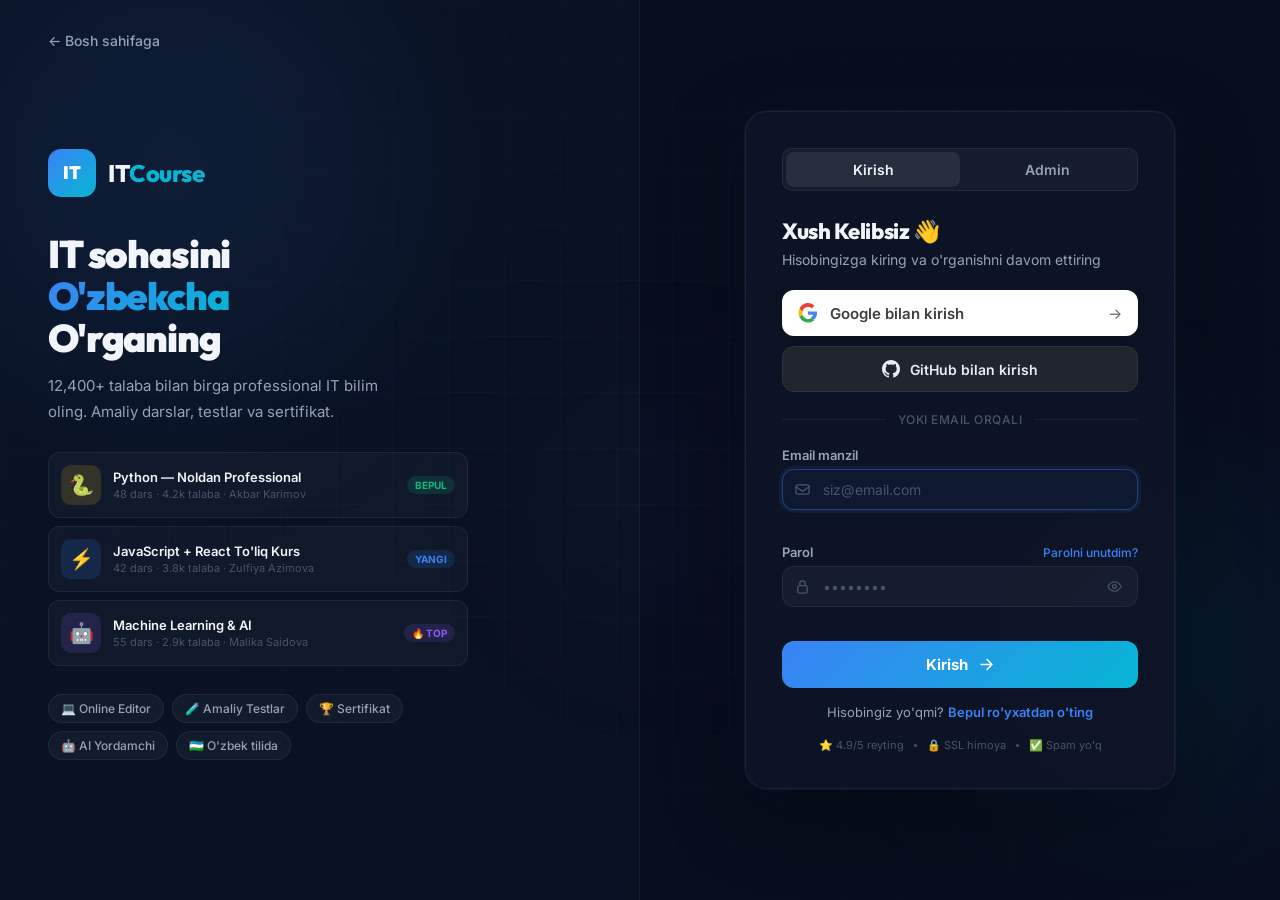
<file: admin.html>
<!DOCTYPE html>
<html lang="uz">
<head>
  <meta charset="UTF-8"/>
  <meta name="viewport" content="width=device-width, initial-scale=1.0"/>
  <title>Admin Panel — IT Course</title>
  <link rel="preconnect" href="https://fonts.googleapis.com"/>
  <link rel="preconnect" href="https://fonts.gstatic.com" crossorigin/>
  <link href="https://fonts.googleapis.com/css2?family=Inter:wght@300;400;500;600;700;800&family=Outfit:wght@400;600;700;800&display=swap" rel="stylesheet"/>
  <style>
:root{
  --bg:#080e1d;--bg2:#0d1526;--sidebar:#06090f;
  --card:rgba(13,21,38,0.9);--card2:rgba(255,255,255,0.03);
  --blue:#3b82f6;--cyan:#06b6d4;--green:#10b981;--red:#ef4444;
  --yellow:#f59e0b;--purple:#8b5cf6;--orange:#f97316;
  --grad:linear-gradient(135deg,#3b82f6,#06b6d4);
  --text:#f1f5f9;--text2:#94a3b8;--text3:#475569;
  --border:rgba(148,163,184,0.1);--bblue:rgba(59,130,246,0.2);
  --font:'Inter',sans-serif;--display:'Outfit',sans-serif;
  --r:10px;--rl:16px;
  --nav-h:64px;--sb-w:240px;
}
*,*::before,*::after{box-sizing:border-box;margin:0;padding:0}
html,body{height:100%;overflow:hidden}
body{font-family:var(--font);background:var(--bg);color:var(--text);-webkit-font-smoothing:antialiased;display:flex;flex-direction:column}
::selection{background:rgba(59,130,246,.25)}
a{text-decoration:none;color:inherit}
button{cursor:pointer;font-family:var(--font);border:none;background:none}
::-webkit-scrollbar{width:5px;height:5px}
::-webkit-scrollbar-track{background:transparent}
::-webkit-scrollbar-thumb{background:rgba(255,255,255,.1);border-radius:3px}

/* ── TOP NAV ── */
.topnav{height:var(--nav-h);background:rgba(6,9,15,.98);backdrop-filter:blur(20px);border-bottom:1px solid var(--border);display:flex;align-items:center;padding:0 20px;gap:16px;flex-shrink:0;z-index:50}
.tn-logo{display:flex;align-items:center;gap:10px;width:var(--sb-w);flex-shrink:0}
.tn-icon{width:34px;height:34px;background:var(--grad);border-radius:9px;display:flex;align-items:center;justify-content:center;font-family:var(--display);font-size:14px;font-weight:900;color:#fff}
.tn-name{font-family:var(--display);font-size:18px;font-weight:800}
.tn-name span{color:var(--cyan)}
.admin-badge{padding:4px 10px;background:rgba(239,68,68,.15);border:1px solid rgba(239,68,68,.25);border-radius:99px;font-size:11px;font-weight:700;color:var(--red);margin-left:6px}
.tn-right{margin-left:auto;display:flex;align-items:center;gap:10px}
.tn-user{display:flex;align-items:center;gap:10px;padding:6px 12px;background:var(--card2);border:1px solid var(--border);border-radius:var(--r);cursor:pointer}
.tn-av{width:30px;height:30px;border-radius:50%;background:linear-gradient(135deg,#ef4444,#f59e0b);display:flex;align-items:center;justify-content:center;font-size:12px;font-weight:700;color:#fff}
.tn-uname{font-size:13px;font-weight:600}
.tn-logout{font-size:12px;color:var(--text3);padding:6px 12px;border-radius:8px;transition:.2s;display:flex;align-items:center;gap:5px}
.tn-logout:hover{color:var(--red);background:rgba(239,68,68,.06)}

/* ── LAYOUT ── */
.main{display:flex;flex:1;overflow:hidden}

/* ── SIDEBAR ── */
.sidebar{width:var(--sb-w);background:var(--sidebar);border-right:1px solid var(--border);display:flex;flex-direction:column;overflow-y:auto;flex-shrink:0;padding:8px}
.sb-sec{padding:14px 8px 6px;font-size:11px;font-weight:700;text-transform:uppercase;letter-spacing:.6px;color:var(--text3)}
.sb-item{display:flex;align-items:center;gap:10px;padding:10px 12px;border-radius:var(--r);margin-bottom:1px;font-size:14px;font-weight:500;color:var(--text2);cursor:pointer;transition:.2s}
.sb-item:hover{color:var(--text);background:var(--card2)}
.sb-item.on{color:var(--blue);background:rgba(59,130,246,.1);font-weight:600}
.sb-item .ic{font-size:16px;width:20px}
.sb-count{margin-left:auto;background:rgba(239,68,68,.2);color:var(--red);border-radius:99px;font-size:10px;font-weight:700;padding:2px 7px}
.sb-count.green{background:rgba(16,185,129,.2);color:var(--green)}

/* ── CONTENT ── */
.content{flex:1;overflow-y:auto}
.page{display:none;padding:24px}
.page.on{display:block}
.page-title{font-family:var(--display);font-size:24px;font-weight:800;margin-bottom:4px;display:flex;align-items:center;gap:12px}
.page-sub{font-size:14px;color:var(--text2);margin-bottom:24px}

/* ── STAT CARDS ── */
.stats-row{display:grid;grid-template-columns:repeat(4,1fr);gap:16px;margin-bottom:24px}
.stat-card{background:var(--card2);border:1px solid var(--border);border-radius:var(--rl);padding:20px;position:relative;overflow:hidden;transition:.3s}
.stat-card:hover{transform:translateY(-3px);border-color:var(--bblue)}
.stat-card::before{content:'';position:absolute;top:0;right:0;width:80px;height:80px;border-radius:50%;filter:blur(30px);opacity:.4}
.sc-blue::before{background:var(--blue)}
.sc-green::before{background:var(--green)}
.sc-yellow::before{background:var(--yellow)}
.sc-purple::before{background:var(--purple)}
.sc-icon{font-size:28px;margin-bottom:12px}
.sc-val{font-family:var(--display);font-size:32px;font-weight:900;line-height:1;margin-bottom:6px}
.sc-lbl{font-size:13px;color:var(--text2);margin-bottom:8px}
.sc-trend{font-size:12px;font-weight:600;display:flex;align-items:center;gap:4px}
.sc-trend.up{color:var(--green)}
.sc-trend.dn{color:var(--red)}

/* ── TABLES ── */
.section-card{background:var(--card2);border:1px solid var(--border);border-radius:var(--rl);overflow:hidden;margin-bottom:20px}
.sc-head{padding:18px 20px;border-bottom:1px solid var(--border);display:flex;align-items:center;justify-content:space-between;gap:12px}
.sc-head h3{font-family:var(--display);font-size:16px;font-weight:700}
.sc-actions{display:flex;align-items:center;gap:8px}
.search-inp{padding:7px 30px 7px 12px;background:rgba(255,255,255,.04);border:1px solid var(--border);border-radius:8px;color:var(--text);font-size:13px;font-family:var(--font);outline:none;transition:.2s;width:180px}
.search-inp:focus{border-color:var(--bblue)}
.search-inp::placeholder{color:var(--text3)}
.btn-add{display:flex;align-items:center;gap:6px;padding:7px 14px;background:var(--grad);color:#fff;border:none;border-radius:8px;font-size:13px;font-weight:600;cursor:pointer;transition:.3s;font-family:var(--font)}
.btn-add:hover{transform:translateY(-1px);box-shadow:0 4px 16px rgba(59,130,246,.3)}
table{width:100%;border-collapse:collapse}
th{padding:12px 16px;font-size:12px;font-weight:700;text-transform:uppercase;letter-spacing:.4px;color:var(--text3);border-bottom:1px solid var(--border);text-align:left;background:rgba(0,0,0,.2)}
td{padding:13px 16px;font-size:13px;border-bottom:1px solid rgba(255,255,255,.03);vertical-align:middle}
tr:last-child td{border-bottom:none}
tr:hover td{background:rgba(255,255,255,.02)}
.td-user{display:flex;align-items:center;gap:10px}
.user-av{width:34px;height:34px;border-radius:50%;display:flex;align-items:center;justify-content:center;font-size:13px;font-weight:700;color:#fff;flex-shrink:0}
.user-name{font-weight:600;font-size:13px}
.user-email{font-size:11px;color:var(--text3)}
.status-badge{padding:3px 10px;border-radius:99px;font-size:11px;font-weight:700}
.sb-active{background:rgba(16,185,129,.15);color:var(--green)}
.sb-trial{background:rgba(245,158,11,.15);color:var(--yellow)}
.sb-free{background:rgba(148,163,184,.1);color:var(--text2)}
.sb-admin{background:rgba(239,68,68,.15);color:var(--red)}
.td-actions{display:flex;align-items:center;gap:6px}
.act-btn{padding:5px 10px;border-radius:6px;font-size:12px;font-weight:600;transition:.2s;cursor:pointer;font-family:var(--font);border:1px solid transparent}
.ab-edit{background:rgba(59,130,246,.1);color:var(--blue);border-color:rgba(59,130,246,.2)}
.ab-edit:hover{background:rgba(59,130,246,.2)}
.ab-del{background:rgba(239,68,68,.08);color:var(--red);border-color:rgba(239,68,68,.15)}
.ab-del:hover{background:rgba(239,68,68,.15)}
.ab-view{background:rgba(16,185,129,.08);color:var(--green);border-color:rgba(16,185,129,.15)}
.ab-view:hover{background:rgba(16,185,129,.15)}

/* Course cards in admin */
.courses-admin-grid{display:grid;grid-template-columns:repeat(auto-fill,minmax(280px,1fr));gap:16px;padding:20px}
.cag-card{background:rgba(255,255,255,.02);border:1px solid var(--border);border-radius:var(--rl);overflow:hidden;transition:.25s}
.cag-card:hover{border-color:var(--bblue);transform:translateY(-2px)}
.cag-thumb{height:100px;display:flex;align-items:center;justify-content:center;font-size:40px;position:relative}
.cag-body{padding:16px}
.cag-title{font-family:var(--display);font-size:15px;font-weight:700;margin-bottom:6px}
.cag-meta{font-size:12px;color:var(--text3);margin-bottom:12px;display:flex;gap:10px;flex-wrap:wrap}
.cag-stats{display:flex;gap:12px;margin-bottom:12px}
.cag-s{text-align:center}
.cag-sv{font-size:16px;font-weight:800;font-family:var(--display)}
.cag-sl{font-size:10px;color:var(--text3)}
.cag-actions{display:flex;gap:6px}

/* ── SETTINGS ── */
.settings-grid{display:grid;grid-template-columns:1fr 1fr;gap:20px}
.setting-card{background:var(--card2);border:1px solid var(--border);border-radius:var(--rl);padding:24px}
.setting-title{font-family:var(--display);font-size:16px;font-weight:700;margin-bottom:16px;padding-bottom:12px;border-bottom:1px solid var(--border)}
.setting-row{display:flex;align-items:center;justify-content:space-between;padding:12px 0;border-bottom:1px solid rgba(255,255,255,.03)}
.setting-row:last-child{border-bottom:none}
.sr-left h4{font-size:14px;font-weight:600;margin-bottom:3px}
.sr-left p{font-size:12px;color:var(--text2)}
.toggle{width:42px;height:24px;background:rgba(255,255,255,.1);border-radius:12px;position:relative;cursor:pointer;transition:.25s;flex-shrink:0}
.toggle.on{background:var(--green)}
.toggle::after{content:'';position:absolute;width:18px;height:18px;background:#fff;border-radius:50%;top:3px;left:3px;transition:.25s;box-shadow:0 1px 4px rgba(0,0,0,.3)}
.toggle.on::after{transform:translateX(18px)}
.set-input{padding:8px 12px;background:rgba(255,255,255,.04);border:1px solid var(--border);border-radius:8px;color:var(--text);font-size:14px;font-family:var(--font);outline:none;transition:.2s;width:100%}
.set-input:focus{border-color:var(--bblue)}
.set-save{padding:10px 20px;background:var(--grad);color:#fff;border:none;border-radius:8px;font-size:14px;font-weight:600;cursor:pointer;transition:.3s;font-family:var(--font);margin-top:12px}
.set-save:hover{transform:translateY(-1px);box-shadow:0 4px 16px rgba(59,130,246,.3)}

/* ── MODAL ── */
.modal-ov{position:fixed;inset:0;background:rgba(0,0,0,.6);backdrop-filter:blur(8px);z-index:9000;display:flex;align-items:center;justify-content:center;opacity:0;visibility:hidden;transition:.25s}
.modal-ov.on{opacity:1;visibility:visible}
.modal{background:var(--bg2);border:1px solid var(--border);border-radius:22px;width:480px;max-width:90vw;max-height:90vh;overflow-y:auto;box-shadow:0 24px 80px rgba(0,0,0,.5);animation:mIn .3s cubic-bezier(.34,1.56,.64,1) both}
@keyframes mIn{from{transform:scale(.92) translateY(20px);opacity:0}to{transform:scale(1) translateY(0);opacity:1}}
.modal-head{padding:22px 24px 16px;border-bottom:1px solid var(--border);display:flex;align-items:center;justify-content:space-between}
.modal-head h3{font-family:var(--display);font-size:18px;font-weight:800}
.modal-cls{width:30px;height:30px;border-radius:50%;background:var(--card2);display:flex;align-items:center;justify-content:center;color:var(--text2);transition:.2s;font-size:16px}
.modal-cls:hover{background:rgba(239,68,68,.1);color:var(--red)}
.modal-body{padding:22px 24px}
.mf-group{margin-bottom:16px}
.mf-group label{display:block;font-size:13px;font-weight:600;color:var(--text2);margin-bottom:7px}
.mf-input,.mf-select,.mf-textarea{width:100%;padding:11px 13px;background:rgba(255,255,255,.04);border:1.5px solid var(--border);border-radius:var(--r);color:var(--text);font-size:14px;font-family:var(--font);outline:none;transition:.2s}
.mf-textarea{resize:vertical;min-height:80px}
.mf-select option{background:#0d1526}
.mf-input:focus,.mf-select:focus,.mf-textarea:focus{border-color:var(--bblue);background:rgba(59,130,246,.04)}
.modal-foot{padding:16px 24px;border-top:1px solid var(--border);display:flex;align-items:center;justify-content:flex-end;gap:10px}
.btn-cancel{padding:9px 18px;background:var(--card2);border:1px solid var(--border);color:var(--text2);border-radius:8px;font-size:14px;font-weight:600;cursor:pointer;transition:.2s;font-family:var(--font)}
.btn-cancel:hover{color:var(--text)}
.btn-save{padding:9px 22px;background:var(--grad);color:#fff;border:none;border-radius:8px;font-size:14px;font-weight:600;cursor:pointer;transition:.3s;font-family:var(--font)}
.btn-save:hover{transform:translateY(-1px);box-shadow:0 4px 16px rgba(59,130,246,.3)}

/* TOAST */
.toast-ct{position:fixed;bottom:24px;right:24px;display:flex;flex-direction:column;gap:8px;z-index:99999}
.toast{padding:12px 18px;background:rgba(13,21,38,.98);border:1px solid rgba(59,130,246,.25);border-radius:12px;color:var(--text);font-size:14px;font-weight:500;backdrop-filter:blur(12px);box-shadow:0 8px 32px rgba(0,0,0,.3);animation:tIn .3s cubic-bezier(.34,1.56,.64,1)}
@keyframes tIn{from{transform:translateX(100px);opacity:0}to{transform:translateX(0);opacity:1}}
  </style>
</head>
<body>

<!-- TOPNAV -->
<div class="topnav">
  <div class="tn-logo">
    <div class="tn-icon">IT</div>
    <div class="tn-name">IT<span>Course</span></div>
    <div class="admin-badge">🔐 ADMIN</div>
  </div>
  <div style="flex:1;max-width:380px;position:relative;margin:0 16px">
    <svg style="position:absolute;left:12px;top:50%;transform:translateY(-50%);color:#475569" width="14" height="14" viewBox="0 0 14 14" fill="none"><circle cx="6" cy="6" r="4.5" stroke="currentColor" stroke-width="1.3"/><path d="M9.5 9.5L13 13" stroke="currentColor" stroke-width="1.3" stroke-linecap="round"/></svg>
    <input type="text" placeholder="Qidirish..." style="width:100%;padding:9px 14px 9px 36px;background:rgba(255,255,255,.04);border:1px solid rgba(148,163,184,.1);border-radius:10px;color:#f1f5f9;font-size:13px;font-family:var(--font);outline:none" oninput="filterTable(this.value)"/>
  </div>
  <div class="tn-right">
    <div class="tn-user">
      <div class="tn-av">A</div>
      <span class="tn-uname">Admin</span>
    </div>
    <button class="tn-logout" onclick="logout()">
      <svg width="14" height="14" viewBox="0 0 14 14" fill="none"><path d="M5 7H12M9 4L12 7L9 10" stroke="currentColor" stroke-width="1.3" stroke-linecap="round"/><path d="M7 2H3a1 1 0 0 0-1 1v8a1 1 0 0 0 1 1h4" stroke="currentColor" stroke-width="1.3" stroke-linecap="round"/></svg>
      Chiqish
    </button>
  </div>
</div>

<div class="main">
  <!-- SIDEBAR -->
  <div class="sidebar">
    <div class="sb-sec">Asosiy</div>
    <div class="sb-item on" onclick="showPage('dashboard')"><div class="ic">📊</div>Dashboard</div>
    <div class="sb-item" onclick="showPage('users')"><div class="ic">👥</div>Foydalanuvchilar<span class="sb-count">247</span></div>
    <div class="sb-item" onclick="showPage('courses')"><div class="ic">📚</div>Kurslar<span class="sb-count green">48</span></div>
    <div class="sb-item" onclick="showPage('lessons')"><div class="ic">🎥</div>Darslar</div>
    <div class="sb-item" onclick="showPage('tests')"><div class="ic">🧪</div>Testlar</div>

    <div class="sb-sec">Analitika</div>
    <div class="sb-item" onclick="showPage('analytics')"><div class="ic">📈</div>Hisobotlar</div>
    <div class="sb-item" onclick="showPage('payments')"><div class="ic">💳</div>To'lovlar</div>

    <div class="sb-sec">Sozlamalar</div>
    <div class="sb-item" onclick="showPage('settings')"><div class="ic">⚙️</div>Sozlamalar</div>
    <div class="sb-item" onclick="window.location.href='dashboard.html'"><div class="ic">👤</div>Talaba ko'rinishi</div>
  </div>

  <!-- CONTENT -->
  <div class="content">

    <!-- ===== DASHBOARD PAGE ===== -->
    <div class="page on" id="page-dashboard">
      <div class="page-title">📊 Admin Dashboard
        <span style="font-size:13px;font-weight:400;color:#94a3b8;font-family:var(--font)">· Oxirgi yangilanish: bugun 19:33</span>
      </div>
      <div class="page-sub">IT Course platformasi umumiy ko'rinishi</div>

      <div class="stats-row">
        <div class="stat-card sc-blue">
          <div class="sc-icon">👥</div>
          <div class="sc-val" style="color:var(--blue)">12,847</div>
          <div class="sc-lbl">Jami foydalanuvchilar</div>
          <div class="sc-trend up">↑ +247 bu hafta</div>
        </div>
        <div class="stat-card sc-green">
          <div class="sc-icon">📚</div>
          <div class="sc-val" style="color:var(--green)">48</div>
          <div class="sc-lbl">Faol kurslar</div>
          <div class="sc-trend up">↑ +3 bu oy</div>
        </div>
        <div class="stat-card sc-yellow">
          <div class="sc-icon">💰</div>
          <div class="sc-val" style="color:var(--yellow)">42.8M</div>
          <div class="sc-lbl">Daromad (so'm)</div>
          <div class="sc-trend up">↑ +18% o'sish</div>
        </div>
        <div class="stat-card sc-purple">
          <div class="sc-icon">🎓</div>
          <div class="sc-val" style="color:var(--purple)">3,241</div>
          <div class="sc-lbl">Sertifikat berilgan</div>
          <div class="sc-trend up">↑ +89 bu hafta</div>
        </div>
      </div>

      <!-- Charts row -->
      <div style="display:grid;grid-template-columns:2fr 1fr;gap:16px;margin-bottom:20px">
        <div class="section-card">
          <div class="sc-head"><h3>📈 Oylik o'sish</h3></div>
          <div style="padding:20px">
            <div style="display:flex;align-items:flex-end;gap:10px;height:120px">
              ${['1.2k','2.1k','1.8k','3.4k','2.9k','4.2k','5.1k','4.8k','6.3k','7.1k','8.4k','12.8k'].map((v,i)=>{
                const h=[15,26,22,42,36,52,64,60,78,88,100,100];
                return `<div style="flex:1;display:flex;flex-direction:column;align-items:center;gap:5px">
                  <div style="width:100%;background:linear-gradient(180deg,#3b82f6,#06b6d4);border-radius:4px 4px 0 0;height:${h[i]}%"></div>
                  <div style="font-size:9px;color:#475569">${['Y','F','M','A','M','I','Iy','A','S','O','N','D'][i]}</div>
                </div>`;
              }).join('')}
            </div>
          </div>
        </div>
        <div class="section-card">
          <div class="sc-head"><h3>📊 Kurs taqsimoti</h3></div>
          <div style="padding:20px;display:flex;flex-direction:column;gap:12px">
            <div>
              <div style="display:flex;justify-content:space-between;font-size:12px;margin-bottom:5px"><span>Python</span><span style="color:#3b82f6">38%</span></div>
              <div style="height:6px;background:rgba(255,255,255,.06);border-radius:3px"><div style="width:38%;height:100%;background:var(--blue);border-radius:3px"></div></div>
            </div>
            <div>
              <div style="display:flex;justify-content:space-between;font-size:12px;margin-bottom:5px"><span>JavaScript</span><span style="color:#06b6d4">24%</span></div>
              <div style="height:6px;background:rgba(255,255,255,.06);border-radius:3px"><div style="width:24%;height:100%;background:var(--cyan);border-radius:3px"></div></div>
            </div>
            <div>
              <div style="display:flex;justify-content:space-between;font-size:12px;margin-bottom:5px"><span>Web Dev</span><span style="color:#10b981">18%</span></div>
              <div style="height:6px;background:rgba(255,255,255,.06);border-radius:3px"><div style="width:18%;height:100%;background:var(--green);border-radius:3px"></div></div>
            </div>
            <div>
              <div style="display:flex;justify-content:space-between;font-size:12px;margin-bottom:5px"><span>AI & ML</span><span style="color:#8b5cf6">12%</span></div>
              <div style="height:6px;background:rgba(255,255,255,.06);border-radius:3px"><div style="width:12%;height:100%;background:var(--purple);border-radius:3px"></div></div>
            </div>
            <div>
              <div style="display:flex;justify-content:space-between;font-size:12px;margin-bottom:5px"><span>Boshqalar</span><span style="color:#475569">8%</span></div>
              <div style="height:6px;background:rgba(255,255,255,.06);border-radius:3px"><div style="width:8%;height:100%;background:#475569;border-radius:3px"></div></div>
            </div>
          </div>
        </div>
      </div>

      <!-- Recent users -->
      <div class="section-card">
        <div class="sc-head">
          <h3>🆕 Yangi foydalanuvchilar</h3>
          <button class="btn-add" onclick="showPage('users')">Barchasini ko'rish →</button>
        </div>
        <table>
          <thead><tr><th>Foydalanuvchi</th><th>Kurs</th><th>Holat</th><th>Qo'shilgan</th></tr></thead>
          <tbody id="recentUsersTable"></tbody>
        </table>
      </div>
    </div>

    <!-- ===== USERS PAGE ===== -->
    <div class="page" id="page-users">
      <div class="page-title">👥 Foydalanuvchilar</div>
      <div class="page-sub">Barcha ro'yxatdan o'tgan foydalanuvchilar</div>
      <div class="section-card">
        <div class="sc-head">
          <h3>Foydalanuvchilar ro'yxati (<span id="userCount">0</span>)</h3>
          <div class="sc-actions">
            <input class="search-inp" placeholder="🔍 Qidirish..." oninput="filterTable(this.value)"/>
            <button class="btn-add" onclick="openModal('addUser')">+ Qo'shish</button>
          </div>
        </div>
        <table>
          <thead><tr><th>Foydalanuvchi</th><th>Kurs</th><th>Holat</th><th>Ball</th><th>Qo'shilgan</th><th>Amal</th></tr></thead>
          <tbody id="usersTable"></tbody>
        </table>
      </div>
    </div>

    <!-- ===== COURSES PAGE ===== -->
    <div class="page" id="page-courses">
      <div class="page-title">📚 Kurslar</div>
      <div class="page-sub">Barcha kurslarni boshqarish</div>
      <div class="section-card">
        <div class="sc-head">
          <h3>Kurslar ro'yxati</h3>
          <button class="btn-add" onclick="openModal('addCourse')">+ Yangi Kurs</button>
        </div>
        <div class="courses-admin-grid" id="coursesAdmin"></div>
      </div>
    </div>

    <!-- ===== LESSONS PAGE ===== -->
    <div class="page" id="page-lessons">
      <div class="page-title">🎥 Darslar</div>
      <div class="page-sub">Kurs darslari boshqaruvi</div>
      <div class="section-card">
        <div class="sc-head">
          <h3>Darslar</h3>
          <button class="btn-add" onclick="openModal('addLesson')">+ Yangi Dars</button>
        </div>
        <table>
          <thead><tr><th>Dars nomi</th><th>Kurs</th><th>Davomiyligi</th><th>Ko'rishlar</th><th>Holat</th><th>Amal</th></tr></thead>
          <tbody id="lessonsTable"></tbody>
        </table>
      </div>
    </div>

    <!-- ===== TESTS PAGE ===== -->
    <div class="page" id="page-tests">
      <div class="page-title">🧪 Testlar</div>
      <div class="page-sub">Testlar va savollar boshqaruvi</div>
      <div class="section-card">
        <div class="sc-head">
          <h3>Testlar ro'yxati</h3>
          <button class="btn-add" onclick="openModal('addTest')">+ Yangi Test</button>
        </div>
        <table>
          <thead><tr><th>Test nomi</th><th>Kurs</th><th>Savollar</th><th>O'rtacha ball</th><th>Holat</th><th>Amal</th></tr></thead>
          <tbody id="testsTable"></tbody>
        </table>
      </div>
    </div>

    <!-- ===== ANALYTICS PAGE ===== -->
    <div class="page" id="page-analytics">
      <div class="page-title">📈 Analitika va Hisobotlar</div>
      <div class="page-sub">Platform faoliyati ko'rsatkichlari</div>
      <div style="display:grid;grid-template-columns:repeat(3,1fr);gap:16px;margin-bottom:20px">
        <div class="stat-card sc-blue"><div class="sc-icon">⏱</div><div class="sc-val" style="color:var(--blue)">4.2h</div><div class="sc-lbl">O'rtacha o'rganish vaqti</div></div>
        <div class="stat-card sc-green"><div class="sc-icon">✅</div><div class="sc-val" style="color:var(--green)">76%</div><div class="sc-lbl">Test muvaffaqiyati</div></div>
        <div class="stat-card sc-purple"><div class="sc-icon">🔥</div><div class="sc-val" style="color:var(--purple)">8.3</div><div class="sc-lbl">O'rtacha streak (kun)</div></div>
      </div>
      <div style="padding:30px;text-align:center;color:#475569;font-size:14px">
        <div style="font-size:40px;margin-bottom:10px">📊</div>
        <div>Kengaytirilgan analitika tez orada qo'shiladi</div>
      </div>
    </div>

    <!-- ===== PAYMENTS PAGE ===== -->
    <div class="page" id="page-payments">
      <div class="page-title">💳 To'lovlar</div>
      <div class="page-sub">Barcha to'lov tranzaksiyalari</div>
      <div class="section-card">
        <div class="sc-head"><h3>So'nggi to'lovlar</h3></div>
        <table>
          <thead><tr><th>Foydalanuvchi</th><th>Kurs</th><th>Summa</th><th>Sana</th><th>Holat</th></tr></thead>
          <tbody id="paymentsTable"></tbody>
        </table>
      </div>
    </div>

    <!-- ===== SETTINGS PAGE ===== -->
    <div class="page" id="page-settings">
      <div class="page-title">⚙️ Sozlamalar</div>
      <div class="page-sub">Platforma sozlamalari</div>
      <div class="settings-grid">
        <div class="setting-card">
          <div class="setting-title">🔔 Bildirishnomalar</div>
          <div class="setting-row">
            <div class="sr-left"><h4>Email xabarnomalar</h4><p>Yangi foydalanuvchilarga xush kelibsiz email yuborish</p></div>
            <div class="toggle on" onclick="this.classList.toggle('on')"></div>
          </div>
          <div class="setting-row">
            <div class="sr-left"><h4>SMS xabarnomalar</h4><p>Muhim yangiliklar uchun SMS</p></div>
            <div class="toggle" onclick="this.classList.toggle('on')"></div>
          </div>
          <div class="setting-row">
            <div class="sr-left"><h4>Telegram bot</h4><p>Telegram orqali bildirishnomalar</p></div>
            <div class="toggle on" onclick="this.classList.toggle('on')"></div>
          </div>
        </div>
        <div class="setting-card">
          <div class="setting-title">🌐 Platforma</div>
          <div class="setting-row">
            <div class="sr-left"><h4>Yangi ro'yxatdan o'tish</h4><p>Yangi foydalanuvchilar qo'shila oladimi</p></div>
            <div class="toggle on" onclick="this.classList.toggle('on')"></div>
          </div>
          <div class="setting-row">
            <div class="sr-left"><h4>Texnik ishlar rejimi</h4><p>Saytni vaqtincha yoping</p></div>
            <div class="toggle" onclick="this.classList.toggle('on')"></div>
          </div>
          <div class="setting-row">
            <div class="sr-left"><h4>AI yordamchi</h4><p>AI chat funksiyasini yoqish</p></div>
            <div class="toggle on" onclick="this.classList.toggle('on')"></div>
          </div>
        </div>
        <div class="setting-card" style="grid-column:span 2">
          <div class="setting-title">🔐 Admin ma'lumotlarini yangilash</div>
          <div style="display:grid;grid-template-columns:1fr 1fr;gap:12px">
            <div><label style="font-size:13px;color:#94a3b8;margin-bottom:6px;display:block">Admin Email</label>
              <input class="set-input" value="admin@itcourse.uz"/></div>
            <div><label style="font-size:13px;color:#94a3b8;margin-bottom:6px;display:block">Yangi Parol</label>
              <input class="set-input" type="password" placeholder="Yangi parol..."/></div>
          </div>
          <button class="set-save" onclick="showToast('✅ Sozlamalar saqlandi!')">Saqlash</button>
        </div>
      </div>
    </div>

  </div><!-- content -->
</div><!-- main -->

<!-- MODALS -->
<div class="modal-ov" id="modalOv">
  <div class="modal" id="modalBox">
    <div class="modal-head">
      <h3 id="modalTitle">Modal</h3>
      <button class="modal-cls" onclick="closeModal()">✕</button>
    </div>
    <div class="modal-body" id="modalBody"></div>
    <div class="modal-foot">
      <button class="btn-cancel" onclick="closeModal()">Bekor qilish</button>
      <button class="btn-save" onclick="saveModal()">Saqlash</button>
    </div>
  </div>
</div>

<!-- TOAST CONTAINER -->
<div class="toast-ct" id="toastCt"></div>

<script>
// ─── AUTH ──────────────────────────────────────────────────────────
const user=JSON.parse(localStorage.getItem('itcUser')||'{}');
if(!user.email||!user.isAdmin)window.location.href='login.html';
function logout(){localStorage.removeItem('itcUser');window.location.href='login.html'}

// ─── DATA ──────────────────────────────────────────────────────────
const usersData=[
  {id:1,name:'Akbar Karimov',email:'akbar@gmail.com',course:'Python',status:'active',score:92,date:'2026-01-15',av:'AK',color:'linear-gradient(135deg,#3b82f6,#06b6d4)'},
  {id:2,name:'Zulfiya Azimova',email:'zulfiya@mail.ru',course:'JavaScript',status:'trial',score:85,date:'2026-02-03',av:'ZA',color:'linear-gradient(135deg,#8b5cf6,#f472b6)'},
  {id:3,name:'Jahongir Yusupov',email:'jahon@gmail.com',course:'Web Dev',status:'active',score:78,date:'2026-02-10',av:'JY',color:'linear-gradient(135deg,#10b981,#3b82f6)'},
  {id:4,name:'Malika Saidova',email:'malika@example.com',course:'AI & ML',status:'active',score:96,date:'2026-02-18',av:'MS',color:'linear-gradient(135deg,#f59e0b,#ef4444)'},
  {id:5,name:'Bobur Mirzayev',email:'bobur@gmail.com',course:'Python',status:'free',score:45,date:'2026-03-01',av:'BM',color:'linear-gradient(135deg,#06b6d4,#8b5cf6)'},
  {id:6,name:'Nilufar Karimova',email:'nilufar@mail.uz',course:'DevOps',status:'active',score:88,date:'2026-03-12',av:'NK',color:'linear-gradient(135deg,#34d399,#3b82f6)'},
  {id:7,name:'Shaxlo Hamidova',email:'shaxlo@gmail.com',course:'Python',status:'trial',score:71,date:'2026-04-05',av:'SH',color:'linear-gradient(135deg,#f472b6,#f59e0b)'},
  {id:8,name:'Jasur Toshmatov',email:'jasur@example.com',course:'JavaScript',status:'active',score:83,date:'2026-04-20',av:'JT',color:'linear-gradient(135deg,#6366f1,#06b6d4)'},
];

const coursesAdminData=[
  {emoji:'🐍',bg:'linear-gradient(135deg,#1a1000,#2d1f00)',title:'Python',students:4200,lessons:48,rating:4.9,status:'active',revenue:'8.4M'},
  {emoji:'⚡',bg:'linear-gradient(135deg,#000d1a,#001a33)',title:'JavaScript + React',students:3800,lessons:42,rating:4.8,status:'active',revenue:'7.1M'},
  {emoji:'🌐',bg:'linear-gradient(135deg,#000d1a,#00200d)',title:'Web Dev Bootcamp',students:5100,lessons:65,rating:4.9,status:'active',revenue:'12.3M'},
  {emoji:'🤖',bg:'linear-gradient(135deg,#0d001a,#1a0033)',title:'Machine Learning',students:2900,lessons:55,rating:4.9,status:'active',revenue:'9.8M'},
  {emoji:'☁️',bg:'linear-gradient(135deg,#001a1a,#002020)',title:'Docker & AWS',students:1800,lessons:36,rating:4.7,status:'active',revenue:'5.2M'},
  {emoji:'📱',bg:'linear-gradient(135deg,#1a0000,#1a0020)',title:'Flutter Mobile',students:2200,lessons:40,rating:4.8,status:'draft',revenue:'4.1M'},
];

const lessonsData=[
  {name:'Python ga kirish',course:'Python',dur:'8:20',views:4234,status:'published'},
  {name:'O\'zgaruvchilar',course:'Python',dur:'12:34',views:3891,status:'published'},
  {name:'Shartlar va tsikllar',course:'Python',dur:'18:45',views:3102,status:'published'},
  {name:'JavaScript asoslari',course:'JavaScript',dur:'14:20',views:2876,status:'published'},
  {name:'React Hooks',course:'JavaScript',dur:'22:10',views:2341,status:'published'},
  {name:'Docker o\'rnatish',course:'DevOps',dur:'16:30',views:1893,status:'draft'},
];

const testsData=[
  {name:'Python Asoslari Testi',course:'Python',questions:5,avgScore:82,status:'active'},
  {name:'O\'zgaruvchilar Testi',course:'Python',questions:8,avgScore:76,status:'active'},
  {name:'JavaScript Test 1',course:'JavaScript',questions:10,avgScore:71,status:'active'},
  {name:'React Final Test',course:'JavaScript',questions:15,avgScore:68,status:'draft'},
];

const paymentsData=[
  {user:'Akbar Karimov',course:'Python',amount:'299,000 so\'m',date:'2026-05-20',status:'paid'},
  {user:'Zulfiya Azimova',course:'JavaScript',amount:'299,000 so\'m',date:'2026-05-19',status:'paid'},
  {user:'Malika Saidova',course:'AI & ML',amount:'499,000 so\'m',date:'2026-05-18',status:'paid'},
  {user:'Jasur Toshmatov',course:'Web Dev',amount:'199,000 so\'m',date:'2026-05-17',status:'pending'},
  {user:'Nilufar Karimova',course:'DevOps',amount:'399,000 so\'m',date:'2026-05-16',status:'paid'},
];

// ─── RENDER ────────────────────────────────────────────────────────
function renderAll(){
  renderUsers(usersData);
  renderRecentUsers();
  renderCourses();
  renderLessons();
  renderTests();
  renderPayments();
  document.getElementById('userCount').textContent=usersData.length;
}

function renderUsers(data){
  const tb=document.getElementById('usersTable');
  tb.innerHTML=data.map(u=>`
    <tr>
      <td><div class="td-user">
        <div class="user-av" style="background:${u.color}">${u.av}</div>
        <div><div class="user-name">${u.name}</div><div class="user-email">${u.email}</div></div>
      </div></td>
      <td><span style="font-size:13px">${u.course}</span></td>
      <td><span class="status-badge ${u.status==='active'?'sb-active':u.status==='trial'?'sb-trial':'sb-free'}">${u.status==='active'?'✅ Faol':u.status==='trial'?'🔶 Trial':'🆓 Bepul'}</span></td>
      <td><span style="font-family:'Outfit',sans-serif;font-weight:700;color:${u.score>=80?'#10b981':u.score>=60?'#f59e0b':'#ef4444'}">${u.score}%</span></td>
      <td style="color:#475569;font-size:12px">${u.date}</td>
      <td><div class="td-actions">
        <button class="act-btn ab-edit" onclick="editUser(${u.id})">✏️ Tahrir</button>
        <button class="act-btn ab-del" onclick="deleteUser(${u.id})">🗑 O'chirish</button>
      </div></td>
    </tr>`).join('');
}

function renderRecentUsers(){
  const tb=document.getElementById('recentUsersTable');
  tb.innerHTML=usersData.slice(0,5).map(u=>`
    <tr>
      <td><div class="td-user">
        <div class="user-av" style="background:${u.color};width:30px;height:30px;font-size:11px">${u.av}</div>
        <div><div class="user-name" style="font-size:13px">${u.name}</div><div class="user-email">${u.email}</div></div>
      </div></td>
      <td>${u.course}</td>
      <td><span class="status-badge ${u.status==='active'?'sb-active':u.status==='trial'?'sb-trial':'sb-free'}">${u.status==='active'?'Faol':u.status==='trial'?'Trial':'Bepul'}</span></td>
      <td style="color:#475569;font-size:12px">${u.date}</td>
    </tr>`).join('');
}

function renderCourses(){
  document.getElementById('coursesAdmin').innerHTML=coursesAdminData.map(c=>`
    <div class="cag-card">
      <div class="cag-thumb" style="background:${c.bg}">${c.emoji}</div>
      <div class="cag-body">
        <div class="cag-title">${c.title}</div>
        <div class="cag-meta">
          <span>⭐ ${c.rating}</span>
          <span>·</span>
          <span>${c.lessons} dars</span>
          <span>·</span>
          <span style="color:${c.status==='active'?'#10b981':'#f59e0b'}">${c.status==='active'?'✅ Faol':'📝 Qoralama'}</span>
        </div>
        <div class="cag-stats">
          <div class="cag-s"><div class="cag-sv" style="color:#3b82f6">${c.students.toLocaleString()}</div><div class="cag-sl">Talaba</div></div>
          <div class="cag-s"><div class="cag-sv" style="color:#10b981">${c.revenue}</div><div class="cag-sl">Daromad</div></div>
        </div>
        <div class="cag-actions">
          <button class="act-btn ab-edit" style="flex:1;justify-content:center" onclick="openModal('editCourse')">✏️ Tahrir</button>
          <button class="act-btn ab-view" style="flex:1;justify-content:center">👁 Ko'rish</button>
        </div>
      </div>
    </div>`).join('');
}

function renderLessons(){
  document.getElementById('lessonsTable').innerHTML=lessonsData.map(l=>`
    <tr>
      <td style="font-weight:600">${l.name}</td>
      <td>${l.course}</td>
      <td>${l.dur}</td>
      <td>${l.views.toLocaleString()}</td>
      <td><span class="status-badge ${l.status==='published'?'sb-active':'sb-trial'}">${l.status==='published'?'✅ Nashr':' Qoralama'}</span></td>
      <td><div class="td-actions">
        <button class="act-btn ab-edit">✏️</button>
        <button class="act-btn ab-del">🗑</button>
      </div></td>
    </tr>`).join('');
}

function renderTests(){
  document.getElementById('testsTable').innerHTML=testsData.map(t=>`
    <tr>
      <td style="font-weight:600">${t.name}</td>
      <td>${t.course}</td>
      <td>${t.questions} ta savol</td>
      <td><span style="color:${t.avgScore>=80?'#10b981':t.avgScore>=60?'#f59e0b':'#ef4444'};font-weight:700">${t.avgScore}%</span></td>
      <td><span class="status-badge ${t.status==='active'?'sb-active':'sb-trial'}">${t.status==='active'?'✅ Faol':'📝 Qoralama'}</span></td>
      <td><div class="td-actions">
        <button class="act-btn ab-edit" onclick="openModal('editTest')">✏️ Tahrir</button>
        <button class="act-btn ab-del">🗑</button>
      </div></td>
    </tr>`).join('');
}

function renderPayments(){
  document.getElementById('paymentsTable').innerHTML=paymentsData.map(p=>`
    <tr>
      <td style="font-weight:600">${p.user}</td>
      <td>${p.course}</td>
      <td style="font-weight:700;color:#10b981">${p.amount}</td>
      <td style="color:#475569;font-size:12px">${p.date}</td>
      <td><span class="status-badge ${p.status==='paid'?'sb-active':'sb-trial'}">${p.status==='paid'?'✅ To\'langan':'⏳ Kutilmoqda'}</span></td>
    </tr>`).join('');
}

// ─── PAGE SWITCH ────────────────────────────────────────────────────
function showPage(name){
  document.querySelectorAll('.page').forEach(p=>p.classList.remove('on'));
  document.querySelectorAll('.sb-item').forEach(s=>s.classList.remove('on'));
  document.getElementById('page-'+name).classList.add('on');
  const map={dashboard:0,users:1,courses:2,lessons:3,tests:4,analytics:5,payments:6,settings:7};
  const items=document.querySelectorAll('.sb-item');
  if(items[map[name]])items[map[name]].classList.add('on');
}

// ─── FILTER ─────────────────────────────────────────────────────────
function filterTable(q){
  const qL=q.toLowerCase();
  const filtered=usersData.filter(u=>u.name.toLowerCase().includes(qL)||u.email.toLowerCase().includes(qL)||u.course.toLowerCase().includes(qL));
  renderUsers(filtered);
  document.getElementById('userCount').textContent=filtered.length;
}

// ─── USER ACTIONS ───────────────────────────────────────────────────
function editUser(id){
  const u=usersData.find(x=>x.id===id);
  openModal('editUser',u);
}

function deleteUser(id){
  if(!confirm('Haqiqatan ham o\'chirmoqchimisiz?'))return;
  const i=usersData.findIndex(x=>x.id===id);
  if(i>-1){usersData.splice(i,1);renderUsers(usersData);renderRecentUsers();showToast('🗑 Foydalanuvchi o\'chirildi','warn')}
}

// ─── MODALS ─────────────────────────────────────────────────────────
const modalForms={
  addUser:{title:'➕ Yangi Foydalanuvchi',body:`
    <div class="mf-group"><label>To'liq ism</label><input class="mf-input" placeholder="Ism Familiya"/></div>
    <div class="mf-group"><label>Email</label><input class="mf-input" type="email" placeholder="email@example.com"/></div>
    <div class="mf-group"><label>Kurs</label><select class="mf-select"><option>Python</option><option>JavaScript</option><option>Web Dev</option><option>AI & ML</option></select></div>
    <div class="mf-group"><label>Holat</label><select class="mf-select"><option value="active">Faol</option><option value="trial">Trial</option><option value="free">Bepul</option></select></div>`},
  addCourse:{title:'📚 Yangi Kurs',body:`
    <div class="mf-group"><label>Kurs nomi</label><input class="mf-input" placeholder="Python asoslari..."/></div>
    <div class="mf-group"><label>Kategoriya</label><select class="mf-select"><option>Backend</option><option>Frontend</option><option>AI & ML</option><option>DevOps</option><option>Mobile</option></select></div>
    <div class="mf-group"><label>O'qituvchi</label><input class="mf-input" placeholder="Ism Familiya"/></div>
    <div class="mf-group"><label>Tavsif</label><textarea class="mf-textarea" placeholder="Kurs haqida..."></textarea></div>
    <div class="mf-group"><label>Narx (so'm)</label><input class="mf-input" type="number" placeholder="299000"/></div>`},
  addLesson:{title:'🎥 Yangi Dars',body:`
    <div class="mf-group"><label>Dars nomi</label><input class="mf-input" placeholder="Dars nomi..."/></div>
    <div class="mf-group"><label>Kurs</label><select class="mf-select"><option>Python</option><option>JavaScript</option><option>Web Dev</option></select></div>
    <div class="mf-group"><label>YouTube Video ID</label><input class="mf-input" placeholder="rfscVS0vtbw"/></div>
    <div class="mf-group"><label>Davomiyligi (min)</label><input class="mf-input" type="number" placeholder="15"/></div>
    <div class="mf-group"><label>Tavsif</label><textarea class="mf-textarea" placeholder="Dars haqida..."></textarea></div>`},
  addTest:{title:'🧪 Yangi Test',body:`
    <div class="mf-group"><label>Test nomi</label><input class="mf-input" placeholder="Python testi..."/></div>
    <div class="mf-group"><label>Kurs</label><select class="mf-select"><option>Python</option><option>JavaScript</option><option>Web Dev</option></select></div>
    <div class="mf-group"><label>O'tish bali (%)</label><input class="mf-input" type="number" placeholder="60" min="0" max="100"/></div>
    <div class="mf-group"><label>Vaqt (daqiqa)</label><input class="mf-input" type="number" placeholder="10"/></div>`},
  editUser:{title:'✏️ Tahrirlash',body:`
    <div class="mf-group"><label>To'liq ism</label><input class="mf-input" id="editName"/></div>
    <div class="mf-group"><label>Email</label><input class="mf-input" type="email" id="editEmail"/></div>
    <div class="mf-group"><label>Holat</label><select class="mf-select" id="editStatus"><option value="active">Faol</option><option value="trial">Trial</option><option value="free">Bepul</option></select></div>`},
  editCourse:{title:'✏️ Kursni Tahrirlash',body:`
    <div class="mf-group"><label>Kurs nomi</label><input class="mf-input"/></div>
    <div class="mf-group"><label>Holat</label><select class="mf-select"><option>Faol</option><option>Qoralama</option></select></div>`},
  editTest:{title:'✏️ Testni Tahrirlash',body:`
    <div class="mf-group"><label>Test nomi</label><input class="mf-input"/></div>
    <div class="mf-group"><label>Holat</label><select class="mf-select"><option value="active">Faol</option><option value="draft">Qoralama</option></select></div>`},
};

let currentModal='';
function openModal(type,data){
  currentModal=type;
  const m=modalForms[type]||{title:'Modal',body:''};
  document.getElementById('modalTitle').textContent=m.title;
  document.getElementById('modalBody').innerHTML=m.body;
  if(data&&type==='editUser'){
    const nm=document.getElementById('editName');
    const em=document.getElementById('editEmail');
    const st=document.getElementById('editStatus');
    if(nm)nm.value=data.name;
    if(em)em.value=data.email;
    if(st)st.value=data.status;
  }
  document.getElementById('modalOv').classList.add('on');
  document.body.style.overflow='hidden';
}
function closeModal(){
  document.getElementById('modalOv').classList.remove('on');
  document.body.style.overflow='';
}
function saveModal(){
  closeModal();
  const msgs={addUser:'✅ Yangi foydalanuvchi qo\'shildi!',addCourse:'✅ Yangi kurs qo\'shildi!',addLesson:'✅ Yangi dars qo\'shildi!',addTest:'✅ Yangi test qo\'shildi!',editUser:'✅ Foydalanuvchi yangilandi!',editCourse:'✅ Kurs yangilandi!',editTest:'✅ Test yangilandi!'};
  showToast(msgs[currentModal]||'✅ Saqlandi!');
}
document.getElementById('modalOv').addEventListener('click',e=>{if(e.target===document.getElementById('modalOv'))closeModal()});

// ─── TOAST ──────────────────────────────────────────────────────────
function showToast(msg,type='ok'){
  const ct=document.getElementById('toastCt');
  const t=document.createElement('div');
  t.className='toast';
  t.textContent=msg;
  if(type==='warn')t.style.borderColor='rgba(245,158,11,.3)';
  ct.appendChild(t);
  setTimeout(()=>{t.style.opacity='0';t.style.transform='translateX(100px)';t.style.transition='.3s';setTimeout(()=>t.remove(),300)},3000);
}

// ─── INIT ────────────────────────────────────────────────────────────
renderAll();
document.addEventListener('keydown',e=>{if(e.key==='Escape')closeModal()});
</script>
</body>
</html>
</file>
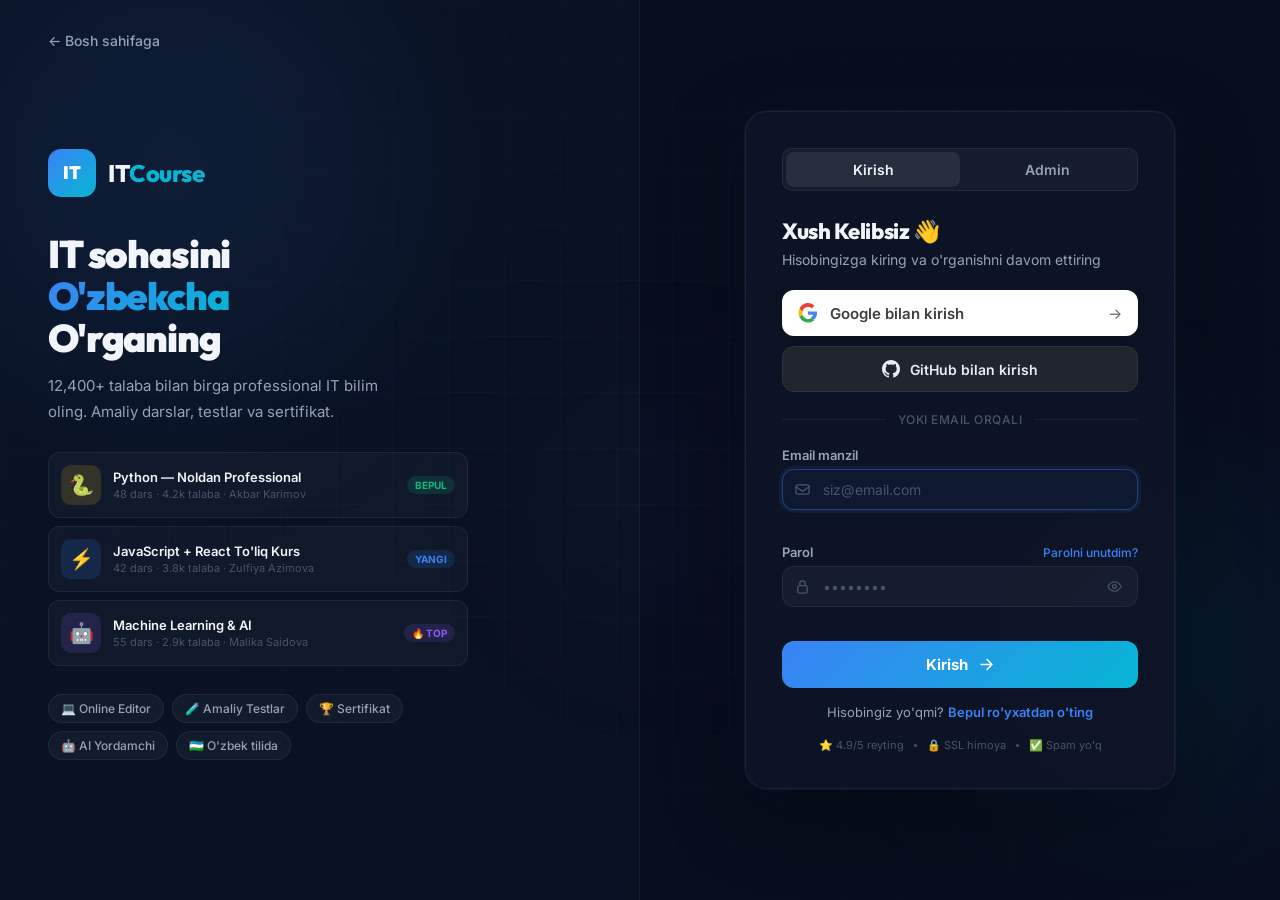
<file: dashboard.html>
<!DOCTYPE html>
<html lang="uz">
<head>
<meta charset="UTF-8"/>
<meta name="viewport" content="width=device-width, initial-scale=1.0"/>
<title>Dashboard — IT Course</title>
<meta name="description" content="IT Course talaba paneli — Video darslar, Testlar, AI Teacher va Kod Editor"/>
<link rel="preconnect" href="https://fonts.googleapis.com"/>
<link rel="preconnect" href="https://fonts.gstatic.com" crossorigin/>
<link href="https://fonts.googleapis.com/css2?family=Inter:wght@300;400;500;600;700;800;900&family=Outfit:wght@400;600;700;800;900&family=JetBrains+Mono:wght@400;500;600;700&display=swap" rel="stylesheet"/>
<style>
/* ═══════════════════════════════════════════
   DESIGN TOKENS
═══════════════════════════════════════════ */
:root{
  --bg:#060c1a;--bg2:#0a1120;--bg3:#0d1526;
  --sidebar:#060b18;--card:rgba(10,17,32,0.95);--card2:rgba(255,255,255,0.03);
  --blue:#3b82f6;--cyan:#06b6d4;--green:#10b981;--red:#ef4444;
  --yellow:#f59e0b;--purple:#8b5cf6;--pink:#ec4899;--orange:#f97316;
  --grad:linear-gradient(135deg,#3b82f6,#06b6d4);
  --grad2:linear-gradient(135deg,#8b5cf6,#3b82f6);
  --grad3:linear-gradient(135deg,#10b981,#06b6d4);
  --text:#f1f5f9;--text2:#94a3b8;--text3:#475569;
  --border:rgba(148,163,184,0.08);--bblue:rgba(59,130,246,0.25);
  --font:'Inter',sans-serif;--display:'Outfit',sans-serif;--mono:'JetBrains Mono',monospace;
  --r:10px;--rl:16px;--rx:22px;
  --nav-h:62px;--sb-w:252px;
  --shadow:0 24px 64px rgba(0,0,0,.4),0 4px 16px rgba(0,0,0,.2);
  --glow:0 0 40px rgba(59,130,246,.12);
}
*,*::before,*::after{box-sizing:border-box;margin:0;padding:0}
html,body{height:100%;overflow:hidden}
body{font-family:var(--font);background:var(--bg);color:var(--text);-webkit-font-smoothing:antialiased;display:flex;flex-direction:column}
::selection{background:rgba(59,130,246,.25)}
a{text-decoration:none;color:inherit}
button{cursor:pointer;font-family:var(--font);border:none;background:none}
::-webkit-scrollbar{width:5px;height:5px}
::-webkit-scrollbar-track{background:transparent}
::-webkit-scrollbar-thumb{background:rgba(255,255,255,.08);border-radius:3px}
::-webkit-scrollbar-thumb:hover{background:rgba(255,255,255,.15)}

/* ── ANIMATED BG ── */
body::before{content:'';position:fixed;inset:0;pointer-events:none;z-index:0;
  background:
    radial-gradient(ellipse 800px 600px at 20% 40%,rgba(59,130,246,.05),transparent),
    radial-gradient(ellipse 600px 400px at 80% 60%,rgba(139,92,246,.04),transparent);
}

/* ═══════════════════ TOP NAV ═══════════════════ */
.topnav{height:var(--nav-h);background:rgba(6,11,24,.96);backdrop-filter:blur(24px);
  border-bottom:1px solid var(--border);display:flex;align-items:center;
  padding:0 20px;gap:14px;flex-shrink:0;position:relative;z-index:50;
  box-shadow:0 1px 0 rgba(255,255,255,.04)}
.tn-logo{display:flex;align-items:center;gap:10px;width:var(--sb-w);flex-shrink:0}
.tn-icon{width:36px;height:36px;background:var(--grad);border-radius:10px;
  display:flex;align-items:center;justify-content:center;font-family:var(--display);
  font-size:14px;font-weight:900;color:#fff;box-shadow:0 4px 12px rgba(59,130,246,.3)}
.tn-name{font-family:var(--display);font-size:19px;font-weight:900;letter-spacing:-.03em}
.tn-name span{background:var(--grad);-webkit-background-clip:text;-webkit-text-fill-color:transparent;background-clip:text}
.tn-center{flex:1;display:flex;align-items:center;gap:6px}
.tab-btn{display:flex;align-items:center;gap:7px;padding:8px 16px;border-radius:9px;
  font-size:13px;font-weight:600;color:var(--text2);transition:.2s;border:1px solid transparent;cursor:pointer;position:relative}
.tab-btn:hover{color:var(--text);background:var(--card2)}
.tab-btn.active{color:var(--text);background:rgba(59,130,246,.1);border-color:rgba(59,130,246,.2)}
.tab-btn .tb-dot{width:6px;height:6px;border-radius:50%;background:var(--blue);display:none}
.tab-btn.active .tb-dot{display:block}
.tab-btn .tb-badge{background:var(--red);color:#fff;font-size:9px;font-weight:800;
  padding:2px 5px;border-radius:99px;margin-left:2px}
.tn-right{margin-left:auto;display:flex;align-items:center;gap:8px}
.icon-btn{width:36px;height:36px;background:var(--card2);border:1px solid var(--border);
  border-radius:9px;display:flex;align-items:center;justify-content:center;
  color:var(--text2);transition:.2s;cursor:pointer;position:relative}
.icon-btn:hover{background:rgba(255,255,255,.06);color:var(--text);border-color:rgba(255,255,255,.1)}
.notif-dot{position:absolute;top:7px;right:7px;width:7px;height:7px;
  background:var(--red);border-radius:50%;border:2px solid var(--bg)}
.tn-avatar{display:flex;align-items:center;gap:9px;padding:5px 12px;
  background:var(--card2);border:1px solid var(--border);border-radius:10px;cursor:pointer;transition:.2s}
.tn-avatar:hover{background:rgba(255,255,255,.05)}
.av-ring{width:32px;height:32px;border-radius:50%;background:var(--grad);
  display:flex;align-items:center;justify-content:center;font-size:13px;font-weight:700;
  color:#fff;border:2px solid rgba(59,130,246,.3)}
.av-name{font-size:13px;font-weight:600}
.logout-btn{display:flex;align-items:center;gap:5px;padding:7px 13px;
  border-radius:9px;font-size:12.5px;font-weight:600;color:var(--text3);transition:.2s}
.logout-btn:hover{color:var(--red);background:rgba(239,68,68,.06)}

/* ═══════════════════ LAYOUT ═══════════════════ */
.main{display:flex;flex:1;overflow:hidden;position:relative;z-index:1}

/* ═══════════════════ SIDEBAR ═══════════════════ */
.sidebar{width:var(--sb-w);background:var(--sidebar);border-right:1px solid var(--border);
  display:flex;flex-direction:column;overflow-y:auto;flex-shrink:0;padding-bottom:16px}
.sb-sec{padding:18px 14px 7px;font-size:10.5px;font-weight:800;text-transform:uppercase;
  letter-spacing:.7px;color:var(--text3)}
.sb-item{display:flex;align-items:center;gap:10px;padding:9px 12px 9px 14px;
  border-radius:var(--r);margin:1px 6px;font-size:13.5px;font-weight:500;
  color:var(--text2);cursor:pointer;transition:.18s;border:1px solid transparent}
.sb-item:hover{color:var(--text);background:rgba(255,255,255,.04)}
.sb-item.active{color:var(--text);background:rgba(59,130,246,.1);
  border-color:rgba(59,130,246,.15);font-weight:600}
.sb-item.active .sb-ic{color:var(--blue)}
.sb-ic{font-size:16px;flex-shrink:0;width:20px;text-align:center}
.sb-badge{margin-left:auto;background:var(--red);color:#fff;border-radius:99px;
  font-size:9.5px;font-weight:800;padding:2px 6px}
.sb-badge.g{background:rgba(16,185,129,.15);color:var(--green);border:1px solid rgba(16,185,129,.2)}

/* AI pulse on sidebar */
.ai-pulse{position:relative}
.ai-pulse::after{content:'';position:absolute;top:8px;right:12px;width:7px;height:7px;
  border-radius:50%;background:var(--purple);animation:pulse 2s infinite}
@keyframes pulse{0%,100%{opacity:1;transform:scale(1)}50%{opacity:.6;transform:scale(.8)}}

/* Courses sidebar */
.sb-course{margin:4px 8px;padding:11px 12px;background:var(--card2);
  border:1px solid var(--border);border-radius:var(--r);cursor:pointer;transition:.2s}
.sb-course:hover{border-color:var(--bblue);background:rgba(59,130,246,.04)}
.sb-course.active{border-color:rgba(59,130,246,.35);background:rgba(59,130,246,.08)}
.sc-top{display:flex;align-items:center;gap:8px;margin-bottom:7px}
.sc-emoji{font-size:18px}
.sc-title{font-size:12.5px;font-weight:600;line-height:1.3;flex:1}
.sc-prog{height:3px;background:rgba(255,255,255,.06);border-radius:2px;overflow:hidden}
.sc-fill{height:100%;background:var(--grad);border-radius:2px;transition:width 1s ease}
.sc-meta{font-size:10.5px;color:var(--text3);margin-top:5px;display:flex;gap:6px}

/* ═══════════════════ CONTENT ═══════════════════ */
.content{flex:1;overflow:hidden;display:flex;flex-direction:column}
.view{display:none;flex:1;overflow:hidden}
.view.on{display:flex;flex-direction:column}

/* ════════════════════════════════════════════════
   VIEW 1: OVERVIEW (DASHBOARD HOME)
════════════════════════════════════════════════ */
.overview{overflow-y:auto;padding:24px}
.ov-welcome{background:linear-gradient(135deg,rgba(59,130,246,.1),rgba(6,182,212,.05));
  border:1px solid rgba(59,130,246,.15);border-radius:var(--rx);padding:24px 28px;
  display:flex;align-items:center;justify-content:space-between;flex-wrap:wrap;
  gap:20px;margin-bottom:20px;position:relative;overflow:hidden}
.ov-welcome::before{content:'';position:absolute;right:-20px;top:-30px;width:180px;height:180px;
  background:radial-gradient(circle,rgba(59,130,246,.12),transparent 70%);pointer-events:none}
.ov-w-title{font-family:var(--display);font-size:22px;font-weight:900;margin-bottom:5px}
.ov-w-sub{font-size:14px;color:var(--text2)}
.ov-stats{display:flex;gap:24px}
.os-item{text-align:center}
.os-val{font-family:var(--display);font-size:26px;font-weight:900;display:block;
  background:var(--grad);-webkit-background-clip:text;-webkit-text-fill-color:transparent;background-clip:text}
.os-lbl{font-size:11px;color:var(--text3);font-weight:500}
.ov-cards{display:grid;grid-template-columns:repeat(4,1fr);gap:14px;margin-bottom:20px}
.ov-card{background:var(--card2);border:1px solid var(--border);border-radius:var(--rl);
  padding:18px;transition:.25s;cursor:default;position:relative;overflow:hidden}
.ov-card::after{content:'';position:absolute;bottom:0;left:0;right:0;height:2px}
.ov-card:nth-child(1)::after{background:linear-gradient(90deg,var(--blue),transparent)}
.ov-card:nth-child(2)::after{background:linear-gradient(90deg,var(--green),transparent)}
.ov-card:nth-child(3)::after{background:linear-gradient(90deg,var(--yellow),transparent)}
.ov-card:nth-child(4)::after{background:linear-gradient(90deg,var(--purple),transparent)}
.ov-card:hover{transform:translateY(-3px);border-color:rgba(59,130,246,.15);box-shadow:var(--glow)}
.oc-val{font-family:var(--display);font-size:30px;font-weight:900;line-height:1;margin-bottom:6px}
.oc-lbl{font-size:12.5px;color:var(--text2);margin-bottom:6px}
.oc-trend{font-size:11.5px;font-weight:600}
.ov-grid{display:grid;grid-template-columns:1.6fr 1fr;gap:16px;margin-bottom:20px}
.card-box{background:var(--card2);border:1px solid var(--border);border-radius:var(--rl);overflow:hidden}
.cb-head{padding:16px 18px;border-bottom:1px solid var(--border);font-size:14px;font-weight:700;
  display:flex;align-items:center;justify-content:space-between}
.cb-head-btn{font-size:12px;font-weight:600;color:var(--blue);cursor:pointer;
  background:rgba(59,130,246,.08);padding:4px 10px;border-radius:6px;transition:.2s}
.cb-head-btn:hover{background:rgba(59,130,246,.15)}
.chart-bars{display:flex;align-items:flex-end;gap:8px;height:100px;padding:16px 18px}
.bar-w{flex:1;display:flex;flex-direction:column;align-items:center;gap:5px}
.bar-f{width:100%;border-radius:4px 4px 0 0;background:var(--grad);transition:height .5s ease;min-height:4px}
.bar-lbl{font-size:9.5px;color:var(--text3)}
.ov-quick{display:flex;gap:10px;margin-bottom:20px}
.qb{flex:1;display:flex;align-items:center;justify-content:center;gap:8px;
  padding:14px;border-radius:var(--rl);font-size:14px;font-weight:700;cursor:pointer;
  transition:.3s;border:1px solid transparent}
.qb:hover{transform:translateY(-2px);box-shadow:0 8px 24px rgba(0,0,0,.2)}
.qb-ai{background:linear-gradient(135deg,rgba(139,92,246,.15),rgba(59,130,246,.1));
  border-color:rgba(139,92,246,.2);color:var(--purple)}
.qb-ai:hover{background:linear-gradient(135deg,rgba(139,92,246,.25),rgba(59,130,246,.18));border-color:rgba(139,92,246,.4)}
.qb-vid{background:linear-gradient(135deg,rgba(6,182,212,.1),rgba(59,130,246,.08));
  border-color:rgba(6,182,212,.15);color:var(--cyan)}
.qb-vid:hover{background:linear-gradient(135deg,rgba(6,182,212,.18),rgba(59,130,246,.14))}
.qb-test{background:linear-gradient(135deg,rgba(16,185,129,.1),rgba(6,182,212,.06));
  border-color:rgba(16,185,129,.15);color:var(--green)}
.qb-test:hover{background:linear-gradient(135deg,rgba(16,185,129,.18),rgba(6,182,212,.12))}
.qb-code{background:linear-gradient(135deg,rgba(245,158,11,.08),rgba(239,68,68,.05));
  border-color:rgba(245,158,11,.12);color:var(--yellow)}
.qb-code:hover{background:linear-gradient(135deg,rgba(245,158,11,.15),rgba(239,68,68,.08))}

/* achievements */
.achievement-list{padding:12px 14px;display:flex;flex-direction:column;gap:8px}
.ach-item{display:flex;align-items:center;gap:11px;padding:10px 12px;
  border-radius:10px;transition:.2s}
.ach-item:hover{background:rgba(255,255,255,.03)}
.ach-icon{font-size:22px;flex-shrink:0}
.ach-title{font-size:13px;font-weight:600;margin-bottom:2px}
.ach-sub{font-size:11px;color:var(--text3)}

/* ════════════════════════════════════════════════
   VIEW 2: AI TEACHER
════════════════════════════════════════════════ */
.ai-view{display:none;flex:1;overflow:hidden}
.ai-view.on{display:flex;flex-direction:row}
.ai-left{flex:1;display:flex;flex-direction:column;overflow:hidden;position:relative}

/* AI Header */
.ai-header{padding:14px 24px;border-bottom:1px solid var(--border);
  background:rgba(8,13,25,.98);backdrop-filter:blur(20px);
  display:flex;align-items:center;justify-content:space-between;flex-shrink:0}
.ai-head-left{display:flex;align-items:center;gap:14px}
.ai-avatar{width:44px;height:44px;border-radius:14px;
  background:linear-gradient(135deg,#7c3aed,#3b82f6);
  display:flex;align-items:center;justify-content:center;font-size:22px;
  box-shadow:0 4px 16px rgba(124,58,237,.3);flex-shrink:0;position:relative}
.ai-status-dot{position:absolute;bottom:-2px;right:-2px;width:12px;height:12px;
  background:var(--green);border-radius:50%;border:2px solid var(--bg);animation:pulseDot 2s infinite}
@keyframes pulseDot{0%,100%{box-shadow:0 0 0 0 rgba(16,185,129,.4)}50%{box-shadow:0 0 0 6px rgba(16,185,129,0)}}
.ai-head-info h3{font-family:var(--display);font-size:17px;font-weight:800;margin-bottom:2px}
.ai-head-info p{font-size:12px;color:var(--green);font-weight:500;display:flex;align-items:center;gap:5px}
.ai-head-info p::before{content:'';width:6px;height:6px;background:var(--green);border-radius:50%;animation:pulseDot 2s infinite}
.ai-actions{display:flex;gap:8px}
.ai-act-btn{display:flex;align-items:center;gap:6px;padding:7px 14px;
  background:var(--card2);border:1px solid var(--border);border-radius:8px;
  font-size:12.5px;font-weight:600;color:var(--text2);cursor:pointer;transition:.2s}
.ai-act-btn:hover{color:var(--text);border-color:rgba(255,255,255,.12)}

/* Chat area */
.chat-area{flex:1;overflow-y:auto;padding:20px 24px;display:flex;flex-direction:column;gap:16px}
.msg{display:flex;gap:12px;animation:msgIn .3s ease both}
@keyframes msgIn{from{opacity:0;transform:translateY(10px)}to{opacity:1;transform:translateY(0)}}
.msg.user{flex-direction:row-reverse}
.msg-av{width:36px;height:36px;border-radius:11px;flex-shrink:0;
  display:flex;align-items:center;justify-content:center;font-size:15px}
.msg-av.ai-av{background:linear-gradient(135deg,#7c3aed,#3b82f6);font-size:18px;
  box-shadow:0 2px 10px rgba(124,58,237,.2)}
.msg-av.user-av{background:var(--grad);font-size:13px;font-weight:700;color:#fff}
.msg-body{max-width:72%;display:flex;flex-direction:column;gap:5px}
.msg.user .msg-body{align-items:flex-end}
.msg-name{font-size:11.5px;font-weight:600;color:var(--text3)}
.msg-bubble{padding:13px 16px;border-radius:16px;font-size:14px;line-height:1.65;
  position:relative;word-break:break-word}
.msg.ai .msg-bubble{background:rgba(255,255,255,.04);border:1px solid var(--border);
  border-radius:4px 16px 16px 16px}
.msg.user .msg-bubble{background:linear-gradient(135deg,rgba(59,130,246,.2),rgba(6,182,212,.12));
  border:1px solid rgba(59,130,246,.25);border-radius:16px 4px 16px 16px;color:var(--text)}
.msg-bubble p{margin-bottom:10px}
.msg-bubble p:last-child{margin-bottom:0}
.msg-bubble strong{color:var(--cyan);font-weight:700}
.msg-bubble ul{margin:8px 0 8px 16px;display:flex;flex-direction:column;gap:4px}
.msg-bubble li{font-size:13.5px;color:var(--text2)}
.msg-bubble code{font-family:var(--mono);font-size:12.5px;background:rgba(0,0,0,.4);
  padding:2px 6px;border-radius:5px;color:var(--cyan);border:1px solid rgba(59,130,246,.15)}
.msg-code{margin:10px 0;border-radius:10px;overflow:hidden;border:1px solid rgba(59,130,246,.15)}
.mc-head{background:rgba(0,0,0,.5);padding:8px 14px;display:flex;align-items:center;
  justify-content:space-between;font-size:11px;font-weight:700;color:var(--text3)}
.mc-lang{color:var(--cyan)}
.mc-copy{cursor:pointer;padding:3px 8px;background:rgba(59,130,246,.1);color:var(--blue);
  border-radius:5px;font-size:10.5px;font-weight:700;transition:.2s}
.mc-copy:hover{background:rgba(59,130,246,.2)}
.mc-body{background:rgba(0,0,0,.4);padding:14px;font-family:var(--mono);
  font-size:13px;line-height:1.7;color:#e2e8f0;overflow-x:auto;white-space:pre}
.kw{color:#c084fc}.fn{color:#60a5fa}.st{color:#86efac}.nm{color:#fbbf24}
.cm{color:#4b5563;font-style:italic}.op{color:#94a3b8}

.msg-time{font-size:10.5px;color:var(--text3);margin-top:3px;padding:0 4px}
.msg-rating{display:flex;align-items:center;gap:8px;margin-top:6px;padding:0 4px}
.mr-btn{font-size:12px;color:var(--text3);cursor:pointer;transition:.2s;padding:3px}
.mr-btn:hover{color:var(--text)}

/* Typing indicator */
.typing-msg{display:flex;gap:12px;animation:msgIn .3s ease both}
.typing-bubble{padding:13px 18px;background:rgba(255,255,255,.04);
  border:1px solid var(--border);border-radius:4px 16px 16px 16px;display:flex;gap:5px;align-items:center}
.typing-dot{width:7px;height:7px;background:var(--text3);border-radius:50%;animation:td .9s ease-in-out infinite}
.typing-dot:nth-child(2){animation-delay:.15s}
.typing-dot:nth-child(3){animation-delay:.3s}
@keyframes td{0%,100%{transform:translateY(0);opacity:.5}50%{transform:translateY(-5px);opacity:1}}

/* Suggestions */
.suggestions{padding:14px 24px;border-top:1px solid var(--border);
  background:rgba(6,11,24,.6);flex-shrink:0}
.sug-label{font-size:11px;font-weight:600;color:var(--text3);
  text-transform:uppercase;letter-spacing:.5px;margin-bottom:8px}
.sug-chips{display:flex;gap:7px;flex-wrap:wrap}
.sug-chip{padding:7px 13px;background:rgba(139,92,246,.08);
  border:1px solid rgba(139,92,246,.15);border-radius:99px;
  font-size:12.5px;font-weight:500;color:var(--text2);cursor:pointer;transition:.2s}
.sug-chip:hover{background:rgba(139,92,246,.15);border-color:rgba(139,92,246,.3);color:var(--text)}

/* Chat input */
.chat-input-wrap{padding:14px 24px;border-top:1px solid var(--border);
  background:rgba(6,11,24,.9);flex-shrink:0}
.chat-input-box{display:flex;align-items:flex-end;gap:10px;
  background:rgba(255,255,255,.04);border:1.5px solid var(--border);
  border-radius:16px;padding:10px 14px;transition:.25s}
.chat-input-box:focus-within{border-color:rgba(139,92,246,.4);background:rgba(139,92,246,.04);
  box-shadow:0 0 0 3px rgba(139,92,246,.08)}
.chat-ta{flex:1;background:none;border:none;outline:none;color:var(--text);
  font-size:14px;font-family:var(--font);resize:none;line-height:1.5;max-height:120px;
  min-height:24px;overflow-y:auto}
.chat-ta::placeholder{color:var(--text3)}
.chat-controls{display:flex;align-items:center;gap:6px}
.chat-icon-btn{width:32px;height:32px;border-radius:8px;display:flex;align-items:center;
  justify-content:center;color:var(--text3);transition:.2s;cursor:pointer;font-size:15px}
.chat-icon-btn:hover{color:var(--text2);background:rgba(255,255,255,.06)}
.send-btn{width:38px;height:38px;background:linear-gradient(135deg,#7c3aed,#3b82f6);
  border:none;border-radius:10px;display:flex;align-items:center;justify-content:center;
  color:#fff;cursor:pointer;transition:.3s;flex-shrink:0}
.send-btn:hover{transform:translateY(-1px);box-shadow:0 4px 16px rgba(124,58,237,.4)}
.send-btn:disabled{opacity:.5;pointer-events:none}
.chat-hint{text-align:center;font-size:11px;color:var(--text3);margin-top:8px}

/* AI right panel — topics */
.ai-right{width:260px;border-left:1px solid var(--border);
  background:rgba(6,9,18,.98);display:flex;flex-direction:column;overflow-y:auto;flex-shrink:0}
.ar-section{padding:14px 14px 6px;font-size:10.5px;font-weight:800;
  text-transform:uppercase;letter-spacing:.6px;color:var(--text3)}
.ar-topic{display:flex;align-items:center;gap:9px;padding:9px 12px;
  border-radius:var(--r);margin:1px 6px;cursor:pointer;transition:.2s;
  font-size:13px;font-weight:500;color:var(--text2)}
.ar-topic:hover{background:rgba(255,255,255,.04);color:var(--text)}
.ar-topic.active{background:rgba(139,92,246,.1);color:var(--purple);border:1px solid rgba(139,92,246,.15)}
.ar-ic{font-size:16px;width:20px;text-align:center}
.ar-stat{display:flex;align-items:center;gap:8px;padding:11px 14px;
  background:linear-gradient(135deg,rgba(139,92,246,.08),rgba(59,130,246,.04));
  border:1px solid rgba(139,92,246,.12);border-radius:var(--rl);margin:8px}
.ars-ic{font-size:24px}
.ars-val{font-family:var(--display);font-size:20px;font-weight:800;color:var(--purple)}
.ars-lbl{font-size:11px;color:var(--text3)}

/* ════════════════════════════════════════════════
   VIEW 3: VIDEO
════════════════════════════════════════════════ */
.video-view{display:none;flex:1;overflow:hidden}
.video-view.on{display:flex}
.vv-main{flex:1;display:flex;flex-direction:column;overflow-y:auto}
.vv-player-wrap{position:relative;background:#000;flex-shrink:0}
.vv-player-inner{position:relative;padding-bottom:56.25%}
.vv-player-inner iframe{position:absolute;inset:0;width:100%;height:100%;border:none}
.vv-overlay{position:absolute;inset:0;pointer-events:none;
  background:linear-gradient(to bottom,transparent 80%,rgba(0,0,0,.8))}
.vv-prev-next{position:absolute;top:50%;left:0;right:0;transform:translateY(-50%);
  display:flex;justify-content:space-between;padding:0 16px;pointer-events:none}
.vv-nav-btn{width:40px;height:40px;background:rgba(0,0,0,.6);backdrop-filter:blur(8px);
  border-radius:50%;display:flex;align-items:center;justify-content:center;
  color:#fff;cursor:pointer;pointer-events:all;transition:.2s;border:1px solid rgba(255,255,255,.1);font-size:16px}
.vv-nav-btn:hover{background:rgba(59,130,246,.6)}
.vv-bottom{display:none;position:absolute;bottom:0;left:0;right:0;padding:16px;
  background:linear-gradient(transparent,rgba(0,0,0,.9))}
.vv-progress{height:3px;background:rgba(255,255,255,.2);border-radius:2px;margin-bottom:10px;cursor:pointer;position:relative}
.vv-prog-fill{height:100%;background:var(--grad);border-radius:2px;width:30%}
.vv-info{padding:18px 20px}
.vi-title{font-family:var(--display);font-size:19px;font-weight:800;margin-bottom:8px}
.vi-meta{display:flex;align-items:center;gap:14px;font-size:13px;color:var(--text2);margin-bottom:14px;flex-wrap:wrap}
.vi-meta-item{display:flex;align-items:center;gap:5px}
.vi-tags{display:flex;gap:8px;flex-wrap:wrap;margin-bottom:16px}
.vi-tag{padding:4px 12px;border-radius:99px;font-size:12px;font-weight:600}
.vi-desc{font-size:14px;color:var(--text2);line-height:1.75;border-top:1px solid var(--border);padding-top:14px}
.vi-actions{display:flex;gap:10px;margin-top:16px;flex-wrap:wrap}
.vi-btn{display:flex;align-items:center;gap:7px;padding:9px 18px;
  border-radius:9px;font-size:13px;font-weight:600;cursor:pointer;transition:.25s;border:1px solid transparent}
.vi-btn-pri{background:var(--grad);color:#fff;box-shadow:0 4px 14px rgba(59,130,246,.25)}
.vi-btn-pri:hover{transform:translateY(-2px);box-shadow:0 8px 24px rgba(59,130,246,.4)}
.vi-btn-sec{background:var(--card2);border-color:var(--border);color:var(--text2)}
.vi-btn-sec:hover{color:var(--text);border-color:rgba(255,255,255,.1)}

.vv-sidebar{width:310px;border-left:1px solid var(--border);display:flex;flex-direction:column;flex-shrink:0;overflow:hidden}
.vs-header{padding:14px 16px;border-bottom:1px solid var(--border);flex-shrink:0}
.vs-header h3{font-size:14px;font-weight:700;margin-bottom:4px}
.vs-header p{font-size:12px;color:var(--text3)}
.vs-prog-bar{height:4px;background:rgba(255,255,255,.05);border-radius:2px;margin-top:10px;overflow:hidden}
.vs-prog-fill{height:100%;background:var(--grad);border-radius:2px;width:38%}

.vs-list{overflow-y:auto;flex:1}
.vs-section-title{padding:12px 16px 5px;font-size:10.5px;font-weight:800;
  text-transform:uppercase;letter-spacing:.6px;color:var(--text3)}
.lesson-row{display:flex;align-items:center;gap:11px;padding:10px 14px;
  cursor:pointer;transition:.15s;border-bottom:1px solid rgba(255,255,255,.025)}
.lesson-row:hover{background:rgba(255,255,255,.025)}
.lesson-row.active{background:rgba(59,130,246,.07);border-left:2px solid var(--blue)}
.lesson-row.active .lr-num{background:var(--grad);color:#fff}
.lr-num{width:28px;height:28px;border-radius:50%;display:flex;align-items:center;
  justify-content:center;font-size:11px;font-weight:700;flex-shrink:0;transition:.2s}
.lr-done{background:rgba(16,185,129,.12);color:var(--green)}
.lr-lock{background:rgba(255,255,255,.04);color:var(--text3)}
.lr-cur{background:var(--grad);color:#fff}
.lr-info{flex:1;min-width:0}
.lr-title{font-size:13px;font-weight:500;margin-bottom:2px;white-space:nowrap;overflow:hidden;text-overflow:ellipsis}
.lr-meta{font-size:11px;color:var(--text3);display:flex;gap:8px}
.lr-thumb{width:52px;height:34px;border-radius:6px;object-fit:cover;background:#000;
  display:flex;align-items:center;justify-content:center;font-size:18px;flex-shrink:0;
  border:1px solid rgba(255,255,255,.06)}

/* ════════════════════════════════════════════════
   VIEW 4: TESTS
════════════════════════════════════════════════ */
.test-view{display:none;flex:1;overflow-y:auto}
.test-view.on{display:flex;flex-direction:column}
.test-inner{max-width:780px;margin:0 auto;width:100%;padding:24px}
.test-hero{background:linear-gradient(135deg,rgba(16,185,129,.08),rgba(6,182,212,.04));
  border:1px solid rgba(16,185,129,.15);border-radius:var(--rx);padding:22px 26px;
  display:flex;align-items:center;justify-content:space-between;flex-wrap:wrap;gap:16px;margin-bottom:24px}
.th-left h2{font-family:var(--display);font-size:22px;font-weight:900;margin-bottom:5px}
.th-left p{font-size:14px;color:var(--text2)}
.th-chips{display:flex;gap:8px;flex-wrap:wrap;margin-top:12px}
.th-chip{display:flex;align-items:center;gap:5px;padding:5px 12px;
  background:rgba(255,255,255,.05);border:1px solid var(--border);
  border-radius:99px;font-size:12.5px;font-weight:600}
.th-timer{text-align:center;background:rgba(0,0,0,.3);border:1px solid var(--border);
  border-radius:14px;padding:14px 20px}
.timer-val{font-family:var(--display);font-size:32px;font-weight:900;
  background:var(--grad);-webkit-background-clip:text;-webkit-text-fill-color:transparent;background-clip:text}
.timer-lbl{font-size:11px;color:var(--text3);margin-top:2px}

.q-progress{display:flex;align-items:center;gap:10px;margin-bottom:20px}
.q-prog-bar{flex:1;height:5px;background:rgba(255,255,255,.06);border-radius:3px;overflow:hidden}
.q-prog-fill{height:100%;background:var(--grad);border-radius:3px;transition:width .4s ease}
.q-prog-text{font-size:12px;font-weight:600;color:var(--text2)}

.q-card{background:rgba(255,255,255,.03);border:1px solid var(--border);border-radius:var(--rx);
  padding:26px;margin-bottom:14px;animation:qIn .35s cubic-bezier(.34,1.56,.64,1) both}
@keyframes qIn{from{opacity:0;transform:translateY(12px) scale(.98)}to{opacity:1;transform:translateY(0) scale(1)}}
.q-header{display:flex;align-items:center;justify-content:space-between;margin-bottom:12px}
.q-num-badge{padding:3px 10px;background:rgba(59,130,246,.1);border:1px solid rgba(59,130,246,.2);
  border-radius:99px;font-size:11.5px;font-weight:700;color:var(--blue)}
.q-diff{font-size:11.5px;font-weight:600}
.q-text{font-size:16.5px;font-weight:600;line-height:1.55;margin-bottom:16px;color:var(--text)}
.q-code-block{background:rgba(0,0,0,.5);border:1px solid rgba(59,130,246,.12);border-radius:10px;
  padding:14px 16px;font-family:var(--mono);font-size:13px;color:#e2e8f0;margin-bottom:18px;
  overflow-x:auto;white-space:pre;line-height:1.6}
.q-options{display:flex;flex-direction:column;gap:9px}
.q-opt{display:flex;align-items:center;gap:13px;padding:13px 16px;
  background:rgba(255,255,255,.025);border:1.5px solid rgba(255,255,255,.06);
  border-radius:12px;cursor:pointer;transition:.22s;text-align:left;width:100%}
.q-opt:hover{background:rgba(59,130,246,.07);border-color:var(--bblue);transform:translateX(3px)}
.q-opt.sel{background:rgba(59,130,246,.1);border-color:rgba(59,130,246,.4);color:var(--text)}
.q-opt.ok{background:rgba(16,185,129,.1);border-color:rgba(16,185,129,.4);pointer-events:none}
.q-opt.err{background:rgba(239,68,68,.08);border-color:rgba(239,68,68,.3);pointer-events:none}
.q-opt.dim{pointer-events:none;opacity:.55}
.opt-ltr{width:30px;height:30px;border-radius:50%;display:flex;align-items:center;
  justify-content:center;font-size:12.5px;font-weight:800;background:rgba(255,255,255,.06);
  flex-shrink:0;transition:.2s}
.q-opt.sel .opt-ltr{background:rgba(59,130,246,.25);color:var(--blue)}
.q-opt.ok .opt-ltr{background:rgba(16,185,129,.2);color:var(--green)}
.q-opt.err .opt-ltr{background:rgba(239,68,68,.15);color:var(--red)}
.opt-txt{font-size:14px;font-weight:500;flex:1}
.q-explain-box{margin-top:13px;padding:13px 15px;background:rgba(16,185,129,.06);
  border:1px solid rgba(16,185,129,.18);border-radius:10px;font-size:13.5px;
  color:var(--text2);line-height:1.65;display:none}
.q-explain-box strong{color:var(--green)}

.test-footer{display:flex;align-items:center;justify-content:space-between;padding:20px 0;gap:12px}
.btn-p{padding:11px 22px;background:var(--card2);border:1px solid var(--border);
  color:var(--text2);border-radius:var(--r);font-size:14px;font-weight:600;cursor:pointer;transition:.2s}
.btn-p:hover{color:var(--text);border-color:rgba(255,255,255,.12)}
.btn-pri{padding:13px 32px;background:var(--grad);color:#fff;border:none;
  border-radius:var(--r);font-size:14.5px;font-weight:700;cursor:pointer;transition:.3s}
.btn-pri:hover{transform:translateY(-2px);box-shadow:0 8px 24px rgba(59,130,246,.35)}

.result-hero{background:var(--card2);border:1px solid var(--border);
  border-radius:var(--rx);padding:40px;text-align:center;margin-bottom:20px;
  animation:heroIn .6s cubic-bezier(.34,1.56,.64,1) both}
@keyframes heroIn{from{opacity:0;transform:scale(.9)}to{opacity:1;transform:scale(1)}}
.rh-score{font-family:var(--display);font-size:88px;font-weight:900;line-height:1;
  background:var(--grad);-webkit-background-clip:text;-webkit-text-fill-color:transparent;background-clip:text}
.rh-label{font-family:var(--display);font-size:22px;font-weight:800;margin-bottom:8px}
.rh-sub{font-size:15px;color:var(--text2);margin-bottom:24px}
.rh-badges{display:flex;justify-content:center;gap:10px;flex-wrap:wrap;margin-bottom:24px}
.rh-badge{padding:8px 18px;border-radius:99px;font-size:13px;font-weight:700}
.rh-confetti{font-size:40px;animation:confetti 1s ease both}
@keyframes confetti{0%{transform:scale(0) rotate(-10deg)}60%{transform:scale(1.2) rotate(5deg)}100%{transform:scale(1) rotate(0)}}

/* ════════════════════════════════════════════════
   VIEW 5: CODE EDITOR
════════════════════════════════════════════════ */
.editor-view{display:none;flex:1;overflow:hidden}
.editor-view.on{display:flex}
.ev-files{width:200px;background:rgba(4,7,14,.98);border-right:1px solid var(--border);
  display:flex;flex-direction:column;flex-shrink:0;overflow-y:auto}
.ef-header{padding:12px 14px;border-bottom:1px solid var(--border);
  font-size:10.5px;font-weight:800;text-transform:uppercase;letter-spacing:.6px;color:var(--text3)}
.ef-item{display:flex;align-items:center;gap:8px;padding:9px 14px;
  cursor:pointer;font-size:13px;font-weight:500;transition:.15s;color:var(--text2)}
.ef-item:hover{background:rgba(255,255,255,.03);color:var(--text)}
.ef-item.active{background:rgba(59,130,246,.08);color:var(--cyan);border-right:2px solid var(--blue)}
.ef-dot{width:8px;height:8px;border-radius:50%;flex-shrink:0}
.ef-section{padding:12px 14px 5px;font-size:10px;font-weight:800;
  text-transform:uppercase;letter-spacing:.6px;color:var(--text3);
  border-top:1px solid var(--border);margin-top:4px}
.ex-item{margin:4px 8px;padding:8px 10px;border-radius:8px;cursor:pointer;
  transition:.2s;border:1px solid var(--border)}
.ex-item:hover{border-color:var(--bblue)}
.ex-title{font-size:12px;font-weight:600;margin-bottom:2px}
.ex-sub{font-size:10.5px;color:var(--text3)}

.ev-editor{flex:1;display:flex;flex-direction:column;overflow:hidden}
.ee-toolbar{display:flex;align-items:center;gap:8px;padding:9px 14px;
  border-bottom:1px solid var(--border);background:rgba(0,0,0,.3);flex-shrink:0}
.ee-dots{display:flex;gap:6px;margin-right:4px}
.ee-dot{width:11px;height:11px;border-radius:50%}
.ee-lang-sel{padding:5px 10px;background:rgba(255,255,255,.04);border:1px solid var(--border);
  border-radius:7px;color:var(--text2);font-size:12.5px;font-family:var(--font);outline:none;cursor:pointer}
.ee-lang-sel option{background:#0a1120}
.ee-run{display:flex;align-items:center;gap:7px;padding:7px 16px;
  background:linear-gradient(135deg,#10b981,#06b6d4);color:#fff;border:none;
  border-radius:8px;font-size:12.5px;font-weight:700;cursor:pointer;transition:.3s}
.ee-run:hover{transform:translateY(-1px);box-shadow:0 4px 14px rgba(16,185,129,.35)}
.ee-run:disabled{opacity:.6;pointer-events:none}
.ee-fmt{display:flex;align-items:center;gap:6px;padding:7px 14px;
  background:rgba(255,255,255,.04);border:1px solid var(--border);color:var(--text2);
  border-radius:8px;font-size:12.5px;font-weight:600;cursor:pointer;transition:.2s}
.ee-fmt:hover{color:var(--text);border-color:rgba(255,255,255,.1)}
.ee-status{margin-left:auto;font-size:11.5px;color:var(--text3);font-family:var(--mono);
  padding:4px 10px;background:rgba(255,255,255,.03);border-radius:6px}

.ee-code-wrap{flex:1;display:flex;min-height:0;position:relative}
.ee-gutter{padding:14px 10px;background:rgba(0,0,0,.35);color:rgba(148,163,184,.3);
  font-family:var(--mono);font-size:12.5px;line-height:1.65;text-align:right;
  min-width:46px;user-select:none;border-right:1px solid var(--border);overflow:hidden;flex-shrink:0}
.ee-textarea{flex:1;padding:14px 16px;background:rgba(0,0,0,.25);
  color:#e2e8f0;font-family:var(--mono);font-size:13px;line-height:1.65;
  border:none;outline:none;resize:none;tab-size:2;caret-color:var(--cyan);
  overflow-y:auto;white-space:pre;word-wrap:normal;overflow-x:auto;spellcheck:false}
.ee-textarea::selection{background:rgba(59,130,246,.25)}

.ee-output{height:220px;border-top:1px solid var(--border);display:flex;flex-direction:column;flex-shrink:0}
.eo-bar{display:flex;align-items:center;gap:8px;padding:8px 14px;
  background:rgba(0,0,0,.4);border-bottom:1px solid var(--border);flex-shrink:0}
.eo-title{font-size:11px;font-weight:800;text-transform:uppercase;letter-spacing:.5px;color:var(--text3)}
.eo-badge{font-size:10.5px;padding:2px 8px;border-radius:99px;font-weight:700}
.eo-ok{background:rgba(16,185,129,.12);color:var(--green)}
.eo-err{background:rgba(239,68,68,.12);color:var(--red)}
.eo-body{flex:1;padding:12px 16px;font-family:var(--mono);font-size:12.5px;overflow-y:auto;line-height:1.75}
.eo-line-out{color:#e2e8f0;display:block}
.eo-line-err{color:var(--red);display:block}
.eo-line-info{color:var(--cyan);display:block;opacity:.8}
.eo-line-warn{color:var(--yellow);display:block}

/* ════════════════════════════════════════════════
   RESPONSIVE
════════════════════════════════════════════════ */
@media(max-width:900px){
  .sidebar{display:none}
  .vv-sidebar{width:260px}
  .ai-right{display:none}
  .ov-cards{grid-template-columns:1fr 1fr}
  .ov-grid{grid-template-columns:1fr}
}
@media(max-width:600px){
  .topnav{padding:0 12px}
  .tn-center{display:none}
  .ov-welcome{flex-direction:column}
  .ov-cards{grid-template-columns:1fr 1fr}
}
</style>
</head>
<body>

<!-- ═══════════════════ TOP NAV ═══════════════════ -->
<nav class="topnav">
  <div class="tn-logo">
    <div class="tn-icon">IT</div>
    <div class="tn-name">IT<span>Course</span></div>
  </div>

  <div class="tn-center">
    <button class="tab-btn active" id="nb-overview" onclick="setView('overview')">
      <div class="tb-dot"></div> 📊 Dashboard
    </button>
    <button class="tab-btn" id="nb-ai" onclick="setView('ai')">
      <div class="tb-dot"></div> 🤖 AI Teacher
    </button>
    <button class="tab-btn" id="nb-video" onclick="setView('video')">
      <div class="tb-dot"></div> 🎥 Video
    </button>
    <button class="tab-btn" id="nb-test" onclick="setView('test')">
      <div class="tb-dot"></div> 🧪 Test
      <span class="tb-badge">5</span>
    </button>
    <button class="tab-btn" id="nb-editor" onclick="setView('editor')">
      <div class="tb-dot"></div> 💻 Editor
    </button>
  </div>

  <div class="tn-right">
    <div class="icon-btn" title="Bildirishnomalar">
      <svg width="16" height="16" viewBox="0 0 16 16" fill="none">
        <path d="M8 1.5A4.5 4.5 0 0 0 3.5 6v3L2 11h12l-1.5-2V6A4.5 4.5 0 0 0 8 1.5z" stroke="currentColor" stroke-width="1.3"/>
        <path d="M6.5 12.5a1.5 1.5 0 0 0 3 0" stroke="currentColor" stroke-width="1.3" stroke-linecap="round"/>
      </svg>
      <div class="notif-dot"></div>
    </div>
    <div class="tn-avatar">
      <div class="av-ring" id="userAv">U</div>
      <span class="av-name" id="userName">Foydalanuvchi</span>
    </div>
    <button class="logout-btn" onclick="logout()">
      <svg width="14" height="14" viewBox="0 0 14 14" fill="none">
        <path d="M5 7H12M9 4L12 7L9 10" stroke="currentColor" stroke-width="1.3" stroke-linecap="round"/>
        <path d="M7 2H3a1 1 0 0 0-1 1v8a1 1 0 0 0 1 1h4" stroke="currentColor" stroke-width="1.3" stroke-linecap="round"/>
      </svg>
      Chiqish
    </button>
  </div>
</nav>

<div class="main">
  <!-- ═══════════════════ SIDEBAR ═══════════════════ -->
  <aside class="sidebar">
    <div class="sb-sec">Menyu</div>
    <div class="sb-item active" id="sb-overview" onclick="setView('overview')">
      <span class="sb-ic">📊</span> Dashboard
    </div>
    <div class="sb-item ai-pulse" id="sb-ai" onclick="setView('ai')">
      <span class="sb-ic">🤖</span> AI Teacher
    </div>
    <div class="sb-item" id="sb-video" onclick="setView('video')">
      <span class="sb-ic">🎥</span> Video Darslar
    </div>
    <div class="sb-item" id="sb-test" onclick="setView('test')">
      <span class="sb-ic">🧪</span> Testlar
      <span class="sb-badge">5</span>
    </div>
    <div class="sb-item" id="sb-editor" onclick="setView('editor')">
      <span class="sb-ic">💻</span> Kod Editor
    </div>

    <div class="sb-sec" style="margin-top:8px">Mening Kurslarim</div>
    <div class="sb-course active" onclick="selectCourse(0)">
      <div class="sc-top"><span class="sc-emoji">🐍</span><span class="sc-title">Python — Noldan Professional</span></div>
      <div class="sc-prog"><div class="sc-fill" style="width:38%"></div></div>
      <div class="sc-meta"><span>38% bajarildi</span><span>·</span><span>18/48 dars</span></div>
    </div>
    <div class="sb-course" onclick="selectCourse(1)">
      <div class="sc-top"><span class="sc-emoji">⚡</span><span class="sc-title">JavaScript + React</span></div>
      <div class="sc-prog"><div class="sc-fill" style="width:12%"></div></div>
      <div class="sc-meta"><span>12% bajarildi</span><span>·</span><span>5/42 dars</span></div>
    </div>
    <div class="sb-course" onclick="selectCourse(2)">
      <div class="sc-top"><span class="sc-emoji">🤖</span><span class="sc-title">Machine Learning & AI</span></div>
      <div class="sc-prog"><div class="sc-fill" style="width:0%"></div></div>
      <div class="sc-meta"><span>Boshlanmagan</span></div>
    </div>
  </aside>

  <!-- ═══════════════════ CONTENT ═══════════════════ -->
  <div class="content">

    <!-- ══════════ OVERVIEW ══════════ -->
    <div class="view on" id="view-overview">
      <div class="overview">
        <div class="ov-welcome">
          <div>
            <div class="ov-w-title">Xush kelibsiz, <span id="grName">Siz</span>! 👋</div>
            <div class="ov-w-sub">Bugun ham yangi bilim olishga tayyormisiz? Kurs — 38% bajarildi</div>
          </div>
          <div class="ov-stats">
            <div class="os-item"><span class="os-val">🔥 14</span><div class="os-lbl">Streak kun</div></div>
            <div class="os-item"><span class="os-val">18</span><div class="os-lbl">Dars tugatildi</div></div>
            <div class="os-item"><span class="os-val">92%</span><div class="os-lbl">Test o'rtacha</div></div>
          </div>
        </div>

        <div class="ov-cards">
          <div class="ov-card">
            <div class="oc-val" style="color:var(--blue)">18</div>
            <div class="oc-lbl">Tugatilgan darslar</div>
            <div class="oc-trend" style="color:var(--green)">↑ +3 bu hafta</div>
          </div>
          <div class="ov-card">
            <div class="oc-val" style="color:var(--green)">92%</div>
            <div class="oc-lbl">Test natijalari</div>
            <div class="oc-trend" style="color:var(--green)">↑ +8% o'sdi</div>
          </div>
          <div class="ov-card">
            <div class="oc-val" style="color:var(--yellow)">14🔥</div>
            <div class="oc-lbl">Ketma-ket kunlar</div>
            <div class="oc-trend" style="color:var(--yellow)">Rekord!</div>
          </div>
          <div class="ov-card">
            <div class="oc-val" style="color:var(--purple)">2h 40m</div>
            <div class="oc-lbl">Bugungi vaqt</div>
            <div class="oc-trend" style="color:var(--blue)">↑ Faol</div>
          </div>
        </div>

        <div class="ov-quick">
          <div class="qb qb-ai" onclick="setView('ai')">🤖 AI Teacher bilan gaplash</div>
          <div class="qb qb-vid" onclick="setView('video')">▶ Darsni davom ettir</div>
          <div class="qb qb-test" onclick="setView('test')">🧪 Test yech</div>
          <div class="qb qb-code" onclick="setView('editor')">💻 Kod yoz</div>
        </div>

        <div class="ov-grid">
          <div class="card-box">
            <div class="cb-head">📈 Haftalik faollik
              <span class="cb-head-btn">Batafsil</span>
            </div>
            <div class="chart-bars">
              <div class="bar-w"><div class="bar-f" style="height:40%"></div><div class="bar-lbl">Du</div></div>
              <div class="bar-w"><div class="bar-f" style="height:72%"></div><div class="bar-lbl">Se</div></div>
              <div class="bar-w"><div class="bar-f" style="height:55%"></div><div class="bar-lbl">Ch</div></div>
              <div class="bar-w"><div class="bar-f" style="height:90%"></div><div class="bar-lbl">Pa</div></div>
              <div class="bar-w"><div class="bar-f" style="height:65%"></div><div class="bar-lbl">Ju</div></div>
              <div class="bar-w"><div class="bar-f" style="height:22%;background:rgba(255,255,255,.08)"></div><div class="bar-lbl">Sh</div></div>
              <div class="bar-w"><div class="bar-f" style="height:5%;background:rgba(255,255,255,.05);min-height:4px"></div><div class="bar-lbl">Ya</div></div>
            </div>
          </div>
          <div class="card-box">
            <div class="cb-head">🏆 Yutuqlar</div>
            <div class="achievement-list">
              <div class="ach-item" style="background:rgba(245,158,11,.06);border-radius:10px">
                <span class="ach-icon">🔥</span>
                <div><div class="ach-title">14 kun streak!</div><div class="ach-sub">Har kun o'qiyapsan</div></div>
              </div>
              <div class="ach-item" style="background:rgba(16,185,129,.05);border-radius:10px">
                <span class="ach-icon">✅</span>
                <div><div class="ach-title">100% test natijalari</div><div class="ach-sub">3 ta ketma-ket</div></div>
              </div>
              <div class="ach-item" style="background:rgba(59,130,246,.05);border-radius:10px">
                <span class="ach-icon">⚡</span>
                <div><div class="ach-title">Tez o'quvchi</div><div class="ach-sub">5 dars/kun</div></div>
              </div>
            </div>
          </div>
        </div>
      </div>
    </div>

    <!-- ══════════════════════════════════
         AI TEACHER VIEW
    ══════════════════════════════════ -->
    <div class="view ai-view" id="view-ai">
      <div class="ai-left">
        <!-- AI Header -->
        <div class="ai-header">
          <div class="ai-head-left">
            <div class="ai-avatar">🧠<div class="ai-status-dot"></div></div>
            <div class="ai-head-info">
              <h3>IT Course AI Teacher</h3>
              <p>Faol · Javob berish tayyor</p>
            </div>
          </div>
          <div class="ai-actions">
            <button class="ai-act-btn" onclick="clearChat()">🗑 Tozalash</button>
            <button class="ai-act-btn" onclick="setView('editor')">💻 Editor</button>
          </div>
        </div>

        <!-- Messages -->
        <div class="chat-area" id="chatArea">
          <!-- Welcome message -->
          <div class="msg ai">
            <div class="msg-av ai-av">🧠</div>
            <div class="msg-body">
              <div class="msg-name">AI Teacher</div>
              <div class="msg-bubble">
                <p>Assalom! 👋 Men <strong>IT Course AI Teacher</strong>man — siz bilan birga dasturlashni o'rganish uchun shu yerdaman.</p>
                <p>Menga quyidagilarni so'rashingiz mumkin:</p>
                <ul>
                  <li>🐍 Python, JavaScript, HTML/CSS savollari</li>
                  <li>💡 Kod tushuntirish va debug qilish</li>
                  <li>📚 Mavzular bo'yicha misollar</li>
                  <li>🧪 Test savollariga tayyorlanish</li>
                  <li>🚀 Loyiha yaratish bo'yicha maslahat</li>
                </ul>
                <p>Qaysi mavzuni o'rganmoqchisiz? 😊</p>
              </div>
              <div class="msg-time">Hozir</div>
            </div>
          </div>
        </div>

        <!-- Suggestions -->
        <div class="suggestions">
          <div class="sug-label">💡 Tavsiya etilgan savollar</div>
          <div class="sug-chips">
            <div class="sug-chip" onclick="sendSug(this)">Python list nima?</div>
            <div class="sug-chip" onclick="sendSug(this)">for loop qanday ishlaydi?</div>
            <div class="sug-chip" onclick="sendSug(this)">JavaScript vs Python farqi?</div>
            <div class="sug-chip" onclick="sendSug(this)">Funksiya qanday yaratiladi?</div>
            <div class="sug-chip" onclick="sendSug(this)">OOP nima?</div>
            <div class="sug-chip" onclick="sendSug(this)">if-else misol ber</div>
          </div>
        </div>

        <!-- Input -->
        <div class="chat-input-wrap">
          <div class="chat-input-box">
            <textarea class="chat-ta" id="chatInput" placeholder="Savol yozing... (masalan: Python'da list qanday ishlaydi?)"
              rows="1" onkeydown="handleChatKey(event)" oninput="autoResize(this)"></textarea>
            <div class="chat-controls">
              <button class="chat-icon-btn" title="Kod misoli so'rash" onclick="insertCode()">{ }</button>
              <button class="send-btn" id="sendBtn" onclick="sendMessage()">
                <svg width="16" height="16" viewBox="0 0 16 16" fill="none">
                  <path d="M14 8L2 2l3 6-3 6 12-6z" fill="currentColor"/>
                </svg>
              </button>
            </div>
          </div>
          <div class="chat-hint">⌨️ Enter — yuborish · Shift+Enter — yangi qator</div>
        </div>
      </div>

      <!-- AI Right Panel -->
      <div class="ai-right">
        <div class="ar-section">📊 Suhbat statistikasi</div>
        <div class="ar-stat">
          <div>
            <div class="ars-val" id="msgCount">1</div>
            <div class="ars-lbl">Xabarlar</div>
          </div>
          <div class="ars-ic">💬</div>
        </div>
        <div class="ar-stat" style="background:linear-gradient(135deg,rgba(16,185,129,.08),rgba(6,182,212,.04));border-color:rgba(16,185,129,.12)">
          <div>
            <div class="ars-val" style="color:var(--green)" id="learnScore">92%</div>
            <div class="ars-lbl">O'rganish ball</div>
          </div>
          <div class="ars-ic">🎯</div>
        </div>

        <div class="ar-section" style="margin-top:8px">📚 Mavzular</div>
        <div class="ar-topic active" onclick="setTopic(this,'python')" id="topic-python">
          <span class="ar-ic">🐍</span> Python
        </div>
        <div class="ar-topic" onclick="setTopic(this,'js')" id="topic-js">
          <span class="ar-ic">⚡</span> JavaScript
        </div>
        <div class="ar-topic" onclick="setTopic(this,'web')" id="topic-web">
          <span class="ar-ic">🌐</span> HTML & CSS
        </div>
        <div class="ar-topic" onclick="setTopic(this,'algo')" id="topic-algo">
          <span class="ar-ic">🔢</span> Algoritmlar
        </div>
        <div class="ar-topic" onclick="setTopic(this,'db')" id="topic-db">
          <span class="ar-ic">🗄️</span> Ma'lumotlar bazasi
        </div>
        <div class="ar-topic" onclick="setTopic(this,'git')" id="topic-git">
          <span class="ar-ic">🌿</span> Git & GitHub
        </div>

        <div class="ar-section" style="margin-top:8px">⚡ Tez savollar</div>
        <div class="ar-topic" onclick="quickAsk('Python print funksiyasi')">
          <span class="ar-ic">▶</span> print() funksiyasi
        </div>
        <div class="ar-topic" onclick="quickAsk('Python range funksiyasi misol')">
          <span class="ar-ic">▶</span> range() funksiyasi
        </div>
        <div class="ar-topic" onclick="quickAsk('JavaScript arrow function nima')">
          <span class="ar-ic">▶</span> Arrow function
        </div>
        <div class="ar-topic" onclick="quickAsk('async await nima va qanday ishlaydi')">
          <span class="ar-ic">▶</span> Async / Await
        </div>
      </div>
    </div>

    <!-- ══════════════════════════════════
         VIDEO VIEW
    ══════════════════════════════════ -->
    <div class="view video-view" id="view-video">
      <div class="vv-main">
        <div class="vv-player-wrap">
          <div class="vv-player-inner">
            <iframe id="ytFrame"
              src="https://www.youtube.com/embed/rfscVS0vtbw"
              allow="accelerometer; autoplay; clipboard-write; encrypted-media; gyroscope; picture-in-picture; web-share"
              allowfullscreen></iframe>
            <div class="vv-overlay"></div>
            <div class="vv-prev-next">
              <div class="vv-nav-btn" onclick="prevLesson()" title="Oldingi dars">‹</div>
              <div class="vv-nav-btn" onclick="nextLesson()" title="Keyingi dars">›</div>
            </div>
          </div>
        </div>

        <div class="vv-info">
          <div class="vi-title" id="vidTitle">Python ga kirish — Asoslar va muhit sozlash</div>
          <div class="vi-meta">
            <div class="vi-meta-item">🎥 <span id="vidNum">Dars 1 / 48</span></div>
            <div class="vi-meta-item">⏱ <span id="vidDur">28:46</span></div>
            <div class="vi-meta-item">👁 <span id="vidViews">12,847 ko'rishlar</span></div>
            <div class="vi-meta-item">👨‍🏫 <span id="vidInst">Akbar Karimov</span></div>
          </div>
          <div class="vi-tags" id="vidTags">
            <span class="vi-tag" style="background:rgba(251,191,36,.1);color:#fbbf24">Python</span>
            <span class="vi-tag" style="background:rgba(59,130,246,.1);color:#3b82f6">Boshlang'ich</span>
          </div>
          <div class="vi-desc" id="vidDesc">
            Bu darsda Python dasturlash tilini o'rganishni boshlaymiz. Python nima, nima uchun ishlatiladi, qanday o'rnatiladi va birinchi "Salom, Dunyo!" programmasini yozamiz. Dars amaliy ko'rsatmalar va tushuntirishlar bilan boyitilgan.
          </div>
          <div class="vi-actions">
            <button class="vi-btn vi-btn-pri" onclick="nextLesson()">▶ Keyingi dars</button>
            <button class="vi-btn vi-btn-sec" onclick="markDone()">✅ Tugallandi</button>
            <button class="vi-btn vi-btn-sec" onclick="setView('ai')">🤖 AI ga so'ra</button>
            <button class="vi-btn vi-btn-sec" onclick="setView('editor')">💻 Mashq qil</button>
          </div>
        </div>
      </div>

      <div class="vv-sidebar">
        <div class="vs-header">
          <h3>🐍 Python Kursi</h3>
          <p>48 ta dars · 38% bajarildi</p>
          <div class="vs-prog-bar"><div class="vs-prog-fill" id="courseProgressBar"></div></div>
        </div>
        <div class="vs-list" id="lessonList"></div>
      </div>
    </div>

    <!-- ══════════════════════════════════
         TEST VIEW
    ══════════════════════════════════ -->
    <div class="view test-view" id="view-test">
      <div class="test-inner">
        <div class="test-hero">
          <div class="th-left">
            <h2>🧪 Python Asoslari Testi</h2>
            <p>Bilimingizni sinab ko'ring! Har savol uchun eng to'g'ri javobni tanlang.</p>
            <div class="th-chips">
              <div class="th-chip">⏱ 10 daqiqa</div>
              <div class="th-chip">📝 5 savol</div>
              <div class="th-chip">🏆 100 ball</div>
              <div class="th-chip">✅ O'tish: 60%</div>
            </div>
          </div>
          <div class="th-timer">
            <div class="timer-val" id="timerVal">10:00</div>
            <div class="timer-lbl">Qolgan vaqt</div>
          </div>
        </div>

        <div class="q-progress">
          <div class="q-prog-bar"><div class="q-prog-fill" id="qProgFill" style="width:0%"></div></div>
          <div class="q-prog-text" id="qProgText">0 / 5</div>
        </div>

        <div id="quizContainer"></div>

        <div class="test-footer">
          <button class="btn-p" onclick="resetQuiz()">🔄 Qayta boshlash</button>
          <button class="btn-pri" onclick="submitQuiz()" id="submitBtn">✅ Topshirish</button>
        </div>
      </div>
    </div>

    <!-- ══════════════════════════════════
         EDITOR VIEW
    ══════════════════════════════════ -->
    <div class="view editor-view" id="view-editor">
      <div class="ev-files">
        <div class="ef-header">📁 Explorer</div>
        <div class="ef-item active" onclick="openFile('main.py','python',this)">
          <div class="ef-dot" style="background:#fbbf24"></div>🐍 main.py
        </div>
        <div class="ef-item" onclick="openFile('app.js','javascript',this)">
          <div class="ef-dot" style="background:#f59e0b"></div>⚡ app.js
        </div>
        <div class="ef-item" onclick="openFile('index.html','html',this)">
          <div class="ef-dot" style="background:#f97316"></div>🌐 index.html
        </div>
        <div class="ef-item" onclick="openFile('style.css','css',this)">
          <div class="ef-dot" style="background:#3b82f6"></div>🎨 style.css
        </div>
        <div class="ef-item" onclick="openFile('fibonacci.py','python',this)">
          <div class="ef-dot" style="background:#10b981"></div>🔢 fibonacci.py
        </div>

        <div class="ef-section">⚡ Mashqlar</div>
        <div class="ex-item" onclick="loadEx(0)" style="background:rgba(16,185,129,.06);border-color:rgba(16,185,129,.15)">
          <div class="ex-title" style="color:#10b981">✅ 1. Salom Dunyo</div>
          <div class="ex-sub">Boshlang'ich</div>
        </div>
        <div class="ex-item" onclick="loadEx(1)" style="background:rgba(59,130,246,.05);border-color:rgba(59,130,246,.12)">
          <div class="ex-title" style="color:#3b82f6">▶ 2. Kalkulyator</div>
          <div class="ex-sub">O'rta daraja</div>
        </div>
        <div class="ex-item" onclick="loadEx(2)" style="background:rgba(139,92,246,.05);border-color:rgba(139,92,246,.1)">
          <div class="ex-title" style="color:#8b5cf6">⚡ 3. Fibonacci</div>
          <div class="ex-sub">Rekursiya</div>
        </div>
        <div class="ex-item" onclick="loadEx(3)" style="background:rgba(245,158,11,.05);border-color:rgba(245,158,11,.1)">
          <div class="ex-title" style="color:#f59e0b">🔒 4. Bubble Sort</div>
          <div class="ex-sub">Algoritmlar</div>
        </div>
      </div>

      <div class="ev-editor">
        <div class="ee-toolbar">
          <div class="ee-dots">
            <div class="ee-dot" style="background:#ef4444"></div>
            <div class="ee-dot" style="background:#f59e0b"></div>
            <div class="ee-dot" style="background:#10b981"></div>
          </div>
          <select class="ee-lang-sel" id="edLang" onchange="langChanged()">
            <option value="python">🐍 Python 3</option>
            <option value="javascript">⚡ JavaScript</option>
            <option value="html">🌐 HTML</option>
            <option value="css">🎨 CSS</option>
          </select>
          <button class="ee-run" onclick="runCode()" id="runBtn">
            <svg width="12" height="12" viewBox="0 0 12 12" fill="none"><path d="M2 1.5L10 6L2 10.5V1.5Z" fill="currentColor"/></svg>
            Ishga tushirish
          </button>
          <button class="ee-fmt" onclick="formatCode()">✨ Format</button>
          <div class="ee-status" id="edStatus">● Tayyor</div>
        </div>

        <div class="ee-code-wrap">
          <div class="ee-gutter" id="gutter">1</div>
          <textarea class="ee-textarea" id="codeEditor" spellcheck="false"
            oninput="syncGutter()" onkeydown="edKeyDown(event)" onscroll="syncScroll()"></textarea>
        </div>

        <div class="ee-output">
          <div class="eo-bar">
            <div class="eo-title">🖥 Terminal Output</div>
            <div class="eo-badge eo-ok" id="eoBadge">● Tayyor</div>
            <button onclick="clearOut()" style="margin-left:auto;font-size:11px;color:var(--text3);cursor:pointer;padding:2px 8px;background:rgba(255,255,255,.04);border:1px solid var(--border);border-radius:5px">Tozala</button>
          </div>
          <div class="eo-body" id="outputArea">
            <span class="eo-line-info">$ Kodni yozing va ▶ "Ishga tushirish" tugmasini bosing</span>
          </div>
        </div>
      </div>
    </div>

  </div><!-- content -->
</div><!-- main -->

<script>
/* ════════════════════════════════════════════
   AUTH
════════════════════════════════════════════ */
const user = JSON.parse(localStorage.getItem('itcUser') || '{}');
if (!user.email) window.location.href = 'login.html';
if (user.isAdmin) window.location.href = 'admin.html';
const uname = user.name || user.email || 'Foydalanuvchi';
document.getElementById('userName').textContent = uname.split(' ')[0];
document.getElementById('grName').textContent = uname.split(' ')[0];
document.getElementById('userAv').textContent = uname[0].toUpperCase();
function logout() { localStorage.removeItem('itcUser'); window.location.href = 'login.html'; }

/* ════════════════════════════════════════════
   VIEW SWITCHING
════════════════════════════════════════════ */
const views = ['overview','ai','video','test','editor'];
function setView(v) {
  views.forEach(n => {
    document.getElementById('view-' + n).classList.toggle('on', n === v);
    const sb = document.getElementById('sb-' + n);
    if (sb) sb.classList.toggle('active', n === v);
    const nb = document.getElementById('nb-' + n);
    if (nb) nb.classList.toggle('active', n === v);
  });
  if (v === 'video') renderLessons();
  if (v === 'test') initQuiz();
  if (v === 'editor') initEditor();
  if (v === 'ai') document.getElementById('chatInput').focus();
}
function selectCourse(i) {
  document.querySelectorAll('.sb-course').forEach((c,idx) => c.classList.toggle('active', idx===i));
  setView('video');
}

/* ════════════════════════════════════════════
   AI TEACHER — KNOWLEDGE BASE
════════════════════════════════════════════ */
const aiKB = {
  greet: {
    patterns: ['salom','assalom','xayr','yaxshimisiz','hi','hello'],
    respond: () => ({
      text: `Assalom! 😊 O'rganishni davom ettiryapmizmi? Qaysi mavzuda yordam kerak?`,
      code: null
    })
  },
  python_print: {
    patterns: ['print','chiqar','output','koʻrsat','ekran'],
    respond: () => ({
      text: `**print()** funksiyasi Python'da ekranga ma'lumot chiqaradi.\n\nKo'p xil usullar mavjud:`,
      code: { lang: 'Python', body: `# 1. Oddiy string chiqarish
print("Salom, Dunyo!")

# 2. Raqam chiqarish
print(42)
print(3.14)

# 3. Bir nechta qiymat
print("Ism:", "Akbar", "Yoshi:", 25)

# 4. f-string (zamonaviy usul)
ism = "Zulfiya"
yosh = 22
print(f"Ism: {ism}, Yosh: {yosh}")

# 5. sep va end parametrlari
print("A", "B", "C", sep="-")   # A-B-C
print("Salom", end=" ")
print("Dunyo")                    # Salom Dunyo` }
    })
  },
  python_list: {
    patterns: ['list','royxat','ro\'yxat','massiv','array'],
    respond: () => ({
      text: `**List** — Python'ning eng ko'p ishlatiladigan ma'lumot turi. Turli turdagi elementlarni saqlaydi.`,
      code: { lang: 'Python', body: `# List yaratish
sonlar = [1, 2, 3, 4, 5]
mevalar = ["olma", "nok", "banan"]
aralash = [1, "salom", True, 3.14]

# Elementga murojaat (indeks 0 dan boshlanadi)
print(mevalar[0])   # olma
print(mevalar[-1])  # banan (oxirgi)

# List metodlari
mevalar.append("uzum")     # oxiriga qo'shish
mevalar.insert(1, "gilos") # o'rtaga qo'shish
mevalar.remove("nok")      # o'chirish
mevalar.sort()             # saralash

# List uzunligi
print(len(mevalar))

# Slice (kesma)
print(sonlar[1:4])  # [2, 3, 4]

# List comprehension (pro usul)
kvadratlar = [x**2 for x in range(1, 6)]
print(kvadratlar)  # [1, 4, 9, 16, 25]` }
    })
  },
  for_loop: {
    patterns: ['for','tsikl','loop','takrorlash','sikl','while'],
    respond: () => ({
      text: `**for** tsikl — ro'yxat yoki boshqa element bo'yicha takrorlash uchun ishlatiladi.`,
      code: { lang: 'Python', body: `# 1. Oddiy for tsikl
for i in range(5):
    print(i)  # 0, 1, 2, 3, 4

# 2. List bo'yicha
mevalar = ["olma", "nok", "banan"]
for meva in mevalar:
    print(f"🍎 {meva}")

# 3. range bilan (boshlash, tugash, qadam)
for i in range(0, 10, 2):
    print(i)  # 0, 2, 4, 6, 8

# 4. enumerate — index bilan birga
for i, meva in enumerate(mevalar):
    print(f"{i}. {meva}")

# 5. while tsikl
n = 0
while n < 5:
    print(n)
    n += 1

# 6. break va continue
for i in range(10):
    if i == 3:
        continue  # 3 ni o'tkazib yuborish
    if i == 7:
        break     # 7 da to'xtatish
    print(i)` }
    })
  },
  function: {
    patterns: ['funksiya','def','function','metod','method','qaytarish','return'],
    respond: () => ({
      text: `**Funksiyalar** — kodni qayta ishlatish imkonini beruvchi bloklar. Python'da **def** kalit so'zi bilan yaratiladi.`,
      code: { lang: 'Python', body: `# 1. Oddiy funksiya
def salom():
    print("Salom, Dunyo!")

salom()  # chaqirish

# 2. Parametrli funksiya
def greeting(ism, yosh=20):
    print(f"Assalom {ism}, yosh: {yosh}")

greeting("Akbar")          # Assalom Akbar, yosh: 20
greeting("Zulfiya", 25)    # Assalom Zulfiya, yosh: 25

# 3. Qiymat qaytaruvchi funksiya
def kvadrat(son):
    return son ** 2

natija = kvadrat(7)
print(natija)  # 49

# 4. Bir nechta qiymat qaytarish
def hisob(a, b):
    return a + b, a - b, a * b

qoshish, ayirish, kopaytirish = hisob(10, 3)
print(qoshish, ayirish, kopaytirish)

# 5. Lambda (bir qatorli funksiya)
qo_shish = lambda a, b: a + b
print(qo_shish(5, 3))  # 8` }
    })
  },
  if_else: {
    patterns: ['if','else','elif','shart','shartli'],
    respond: () => ({
      text: `**if-else** — shartli ifodalar. Dasturda qaror qabul qilish uchun ishlatiladi.`,
      code: { lang: 'Python', body: `# 1. Oddiy if
yosh = 18
if yosh >= 18:
    print("Siz balog'atga yetgansiz")

# 2. if-else
ball = 75
if ball >= 90:
    print("A'lo!")
elif ball >= 70:
    print("Yaxshi")
elif ball >= 60:
    print("Qoniqarli")
else:
    print("Qayta topshiring")

# 3. Mantiqiy operatorlar
parol_to_g_ri = True
foydalanuvchi_bor = True

if parol_to_g_ri and foydalanuvchi_bor:
    print("Xush kelibsiz!")

# 4. Bir qatorli if (ternary)
status = "Balog'atga yetgan" if yosh >= 18 else "Voyaga yetmagan"
print(status)

# 5. in operatori
mevalar = ["olma", "nok", "banan"]
if "olma" in mevalar:
    print("Olma mavjud!")` }
    })
  },
  dict: {
    patterns: ['dict','lugat','lug\'at','kalit','key','value','qiymat'],
    respond: () => ({
      text: `**Dictionary** — kalit-qiymat juftlari saqlaydigan ma'lumot turi. JSON ga o'xshaydi.`,
      code: { lang: 'Python', body: `# Dictionary yaratish
talaba = {
    "ism": "Akbar",
    "yosh": 21,
    "kurs": "Python",
    "ball": 95.5
}

# Qiymatlarga murojaat
print(talaba["ism"])         # Akbar
print(talaba.get("yosh"))    # 21 (xavfsiz usul)

# Yangi kalit qo'shish / o'zgartirish
talaba["shahar"] = "Toshkent"
talaba["ball"] = 98

# Kalit bor-yo'qligini tekshirish
if "ism" in talaba:
    print("Ism mavjud!")

# Dict metodlari
print(talaba.keys())    # barcha kalitlar
print(talaba.values())  # barcha qiymatlar
print(talaba.items())   # juftliklar

# Dict bo'yicha tsikl
for kalit, qiymat in talaba.items():
    print(f"{kalit}: {qiymat}")

# Dict comprehension
sonlar = {x: x**2 for x in range(1, 6)}
print(sonlar)  # {1:1, 2:4, 3:9, 4:16, 5:25}` }
    })
  },
  oop: {
    patterns: ['oop','class','sinf','object','obyekt','meros','inheritance','encapsulation'],
    respond: () => ({
      text: `**OOP (Object-Oriented Programming)** — ob'yektga yo'naltirilgan dasturlash. Python'da class bilan ishlash:`,
      code: { lang: 'Python', body: `# Class (Sinf) yaratish
class Talaba:
    # Class o'zgaruvchisi (barcha ob'ektlar uchun)
    maktab = "IT Course"
    
    # Konstruktor (__init__)
    def __init__(self, ism, yosh, kurs):
        self.ism = ism        # Instansiya o'zgaruvchisi
        self.yosh = yosh
        self.kurs = kurs
        self.ball = 0
    
    # Metod
    def tavsif(self):
        return f"{self.ism} ({self.yosh}), Kurs: {self.kurs}"
    
    def ball_qo_sh(self, miqdor):
        self.ball += miqdor
        print(f"{self.ism} ga {miqdor} ball qo'shildi. Jami: {self.ball}")
    
    # __str__ metodi
    def __str__(self):
        return f"Talaba: {self.ism}"

# Ob'yekt yaratish
akbar = Talaba("Akbar", 21, "Python")
zulfiya = Talaba("Zulfiya", 22, "JavaScript")

print(akbar.tavsif())
akbar.ball_qo_sh(50)
print(Talaba.maktab)  # IT Course

# Meros (Inheritance)
class Aspirant(Talaba):
    def __init__(self, ism, yosh, kurs, loyiha):
        super().__init__(ism, yosh, kurs)  # ota class
        self.loyiha = loyiha
    
    def tavsif(self):  # overriding
        return super().tavsif() + f", Loyiha: {self.loyiha}"` }
    })
  },
  javascript: {
    patterns: ['javascript','js','const','let','var','es6','node'],
    respond: () => ({
      text: `**JavaScript** — web dasturlashning asosi. Brauzer va Node.js'da ishlaydi. Python bilan asosiy farqlari:`,
      code: { lang: 'JavaScript', body: `// 1. O'zgaruvchilar
const ism = "Akbar";      // o'zgarmas
let yosh = 21;             // o'zgaruvchan
var eski = "tavsiya etilmaydi";

// 2. Funksiyalar
function salom(ism) {
    return \`Assalom, \${ism}!\`;
}
// Arrow function (zamonaviy)
const kvadrat = (n) => n ** 2;

// 3. Array (Python listga o'xshash)
const mevalar = ["olma", "nok", "banan"];
mevalar.push("uzum");        // qo'shish
mevalar.forEach(m => console.log(m));
const uzun = mevalar.filter(m => m.length > 3);

// 4. Object (Python dictga o'xshash)
const talaba = {
    ism: "Zulfiya",
    yosh: 22,
    greet() { return \`Salom, men \${this.ism}\`; }
};

// 5. Async/Await
async function malumot_ol() {
    const response = await fetch('https://api.example.com');
    const data = await response.json();
    return data;
}

// 6. Destructuring
const { ism: nom, yosh: umr } = talaba;
const [birinchi, ...qolganlar] = mevalar;` }
    })
  },
  html_css: {
    patterns: ['html','css','web','sayt','tag','style','div','class'],
    respond: () => ({
      text: `**HTML & CSS** — web sahifalar yaratishning asosi. HTML tuzilma, CSS ko'rinish beradi.`,
      code: { lang: 'HTML', body: `<!DOCTYPE html>
<html lang="uz">
<head>
    <meta charset="UTF-8">
    <title>Mening Saytim</title>
    <style>
        /* CSS uslublar */
        * { margin: 0; padding: 0; box-sizing: border-box; }
        
        body {
            font-family: 'Inter', sans-serif;
            background: #0f0f1a;
            color: #f1f5f9;
            min-height: 100vh;
        }
        
        .container {
            max-width: 900px;
            margin: 0 auto;
            padding: 40px 20px;
        }
        
        .card {
            background: rgba(255,255,255,0.05);
            border: 1px solid rgba(255,255,255,0.1);
            border-radius: 16px;
            padding: 24px;
            transition: transform 0.3s;
        }
        
        .card:hover { transform: translateY(-4px); }
        
        .btn {
            padding: 12px 24px;
            background: linear-gradient(135deg, #3b82f6, #06b6d4);
            color: white;
            border: none;
            border-radius: 10px;
            cursor: pointer;
            font-size: 16px;
        }
    </style>
</head>
<body>
    <div class="container">
        <div class="card">
            <h1>🚀 IT Course</h1>
            <p>Dasturlashni o'rganing!</p>
            <button class="btn" onclick="alert('Xush kelibsiz!')">
                Boshlash
            </button>
        </div>
    </div>
</body>
</html>` }
    })
  },
  algo: {
    patterns: ['algoritm','sort','saralash','qidiruv','search','binary','bubble','rekursiya'],
    respond: () => ({
      text: `**Algoritmlar** — muammolarni yechishning kuchli usullari. Eng muhim misollar:`,
      code: { lang: 'Python', body: `# 1. Bubble Sort — Pufakcha tartiblash
def bubble_sort(arr):
    n = len(arr)
    for i in range(n):
        for j in range(0, n-i-1):
            if arr[j] > arr[j+1]:
                arr[j], arr[j+1] = arr[j+1], arr[j]
    return arr

print(bubble_sort([64, 34, 25, 12, 22]))

# 2. Binary Search — Ikkilik qidirish (O(log n))
def binary_search(arr, target):
    chap, o'ng = 0, len(arr) - 1
    while chap <= o'ng:
        o'rta = (chap + o'ng) // 2
        if arr[o'rta] == target:
            return o'rta
        elif arr[o'rta] < target:
            chap = o'rta + 1
        else:
            o'ng = o'rta - 1
    return -1

# 3. Rekursiya — Fibonacci
def fib(n):
    if n <= 1:
        return n
    return fib(n-1) + fib(n-2)

# 4. Tezroq yechim — memoization
from functools import lru_cache
@lru_cache(maxsize=None)
def fib_fast(n):
    if n <= 1:
        return n
    return fib_fast(n-1) + fib_fast(n-2)

print([fib_fast(i) for i in range(10)])` }
    })
  },
  default: {
    patterns: [],
    respond: (q) => ({
      text: `Sizning savolingizni tushundim! 🤔 Dasturlash bo'yicha quyidagi mavzularda to'liq tushuntira olaman:\n\n**Asosiy mavzular:**\n• Python (o'zgaruvchilar, list, dict, funksiyalar, OOP)\n• JavaScript (ES6+, async/await, DOM)\n• HTML & CSS (semantic HTML, Flexbox, Grid)\n• Algoritmlar (sort, search, rekursiya)\n\n"**${q}**" haqida aniqroq savol bersangiz, kod misollari bilan javob beraman! 💪`,
      code: null
    })
  }
};

function matchAI(q) {
  const ql = q.toLowerCase();
  for (const [, kb] of Object.entries(aiKB)) {
    if (kb.patterns && kb.patterns.some(p => ql.includes(p))) {
      return kb.respond(q);
    }
  }
  return aiKB.default.respond(q);
}

/* ════════════════════════════════════════════
   AI CHAT LOGIC
════════════════════════════════════════════ */
let chatMsgCount = 1;
let aiTyping = false;
let currentTopic = 'python';

function autoResize(el) {
  el.style.height = 'auto';
  el.style.height = Math.min(el.scrollHeight, 120) + 'px';
}

function handleChatKey(e) {
  if (e.key === 'Enter' && !e.shiftKey) {
    e.preventDefault();
    sendMessage();
  }
}

function insertCode() {
  const ta = document.getElementById('chatInput');
  const v = ta.value;
  ta.value = v + '\n```python\n# Kod yozing\n```';
  ta.focus();
  autoResize(ta);
}

function sendSug(el) {
  document.getElementById('chatInput').value = el.textContent;
  sendMessage();
}

function quickAsk(q) {
  document.getElementById('chatInput').value = q;
  sendMessage();
}

function setTopic(el, topic) {
  document.querySelectorAll('.ar-topic').forEach(t => t.classList.remove('active'));
  el.classList.add('active');
  currentTopic = topic;
}

function clearChat() {
  const area = document.getElementById('chatArea');
  area.innerHTML = '';
  chatMsgCount = 0;
  document.getElementById('msgCount').textContent = '0';
  appendAIMsg(`Chat tozalandi! 🧹 Yangi savol bering.`, null);
}

async function sendMessage() {
  const ta = document.getElementById('chatInput');
  const q = ta.value.trim();
  if (!q || aiTyping) return;

  appendUserMsg(q);
  ta.value = '';
  ta.style.height = 'auto';
  chatMsgCount++;
  document.getElementById('msgCount').textContent = chatMsgCount;

  aiTyping = true;
  document.getElementById('sendBtn').disabled = true;

  const typingEl = showTyping();
  const delay = 1000 + Math.random() * 1200;
  await sleep(delay);

  typingEl.remove();

  const { text, code } = matchAI(q);
  appendAIMsg(text, code);

  chatMsgCount++;
  document.getElementById('msgCount').textContent = chatMsgCount;
  aiTyping = false;
  document.getElementById('sendBtn').disabled = false;
  ta.focus();
}

function appendUserMsg(text) {
  const area = document.getElementById('chatArea');
  const uname = document.getElementById('userAv').textContent;
  const div = document.createElement('div');
  div.className = 'msg user';
  div.innerHTML = `
    <div class="msg-av user-av">${uname}</div>
    <div class="msg-body">
      <div class="msg-name" style="text-align:right">Siz</div>
      <div class="msg-bubble">${escHtml(text)}</div>
      <div class="msg-time" style="text-align:right">${getTime()}</div>
    </div>`;
  area.appendChild(div);
  area.scrollTop = area.scrollHeight;
}

function appendAIMsg(text, code) {
  const area = document.getElementById('chatArea');
  const div = document.createElement('div');
  div.className = 'msg ai';

  const formattedText = text
    .replace(/\*\*(.+?)\*\*/g, '<strong>$1</strong>')
    .replace(/`(.+?)`/g, '<code>$1</code>')
    .replace(/\n•\s/g, '<br>• ')
    .replace(/\n/g, '<br>');

  const codeHTML = code ? `
    <div class="msg-code">
      <div class="mc-head">
        <span class="mc-lang">${code.lang}</span>
        <span class="mc-copy" onclick="copyCode(this)">📋 Nusxa</span>
      </div>
      <div class="mc-body">${syntaxHL(code.body, code.lang)}</div>
    </div>` : '';

  div.innerHTML = `
    <div class="msg-av ai-av">🧠</div>
    <div class="msg-body">
      <div class="msg-name">AI Teacher</div>
      <div class="msg-bubble"><p>${formattedText}</p>${codeHTML}</div>
      <div style="display:flex;align-items:center;gap:8px;margin-top:4px;padding:0 4px">
        <div style="font-size:10.5px;color:var(--text3)">${getTime()}</div>
        <div style="margin-left:auto;display:flex;gap:4px">
          <button style="font-size:14px;cursor:pointer;background:none;border:none;opacity:.5;transition:.2s" onmouseenter="this.style.opacity=1" onmouseleave="this.style.opacity=.5" onclick="this.style.opacity=1;this.textContent='👍'">👍</button>
          <button style="font-size:14px;cursor:pointer;background:none;border:none;opacity:.5;transition:.2s" onmouseenter="this.style.opacity=1" onmouseleave="this.style.opacity=.5" onclick="this.style.opacity=1;this.textContent='👎'">👎</button>
        </div>
      </div>
    </div>`;
  area.appendChild(div);
  area.scrollTop = area.scrollHeight;
}

function showTyping() {
  const area = document.getElementById('chatArea');
  const div = document.createElement('div');
  div.className = 'typing-msg';
  div.innerHTML = `
    <div class="msg-av ai-av">🧠</div>
    <div class="typing-bubble">
      <div class="typing-dot"></div>
      <div class="typing-dot"></div>
      <div class="typing-dot"></div>
    </div>`;
  area.appendChild(div);
  area.scrollTop = area.scrollHeight;
  return div;
}

function syntaxHL(code, lang) {
  let h = escHtml(code);
  if (lang === 'Python') {
    h = h.replace(/(#[^\n]*)/g, '<span class="cm">$1</span>');
    h = h.replace(/\b(def|class|import|from|return|if|elif|else|for|while|in|not|and|or|True|False|None|pass|break|continue|lambda|with|as|try|except|raise|yield|global|nonlocal|async|await)\b/g, '<span class="kw">$1</span>');
    h = h.replace(/\b([a-z_][a-z0-9_]*)\s*(?=\()/g, '<span class="fn">$1</span>');
    h = h.replace(/("""[\s\S]*?"""|'''[\s\S]*?'''|"[^"]*"|'[^']*')/g, '<span class="st">$1</span>');
    h = h.replace(/\b(\d+\.?\d*)\b/g, '<span class="nm">$1</span>');
  } else if (lang === 'JavaScript') {
    h = h.replace(/(\/\/[^\n]*)/g, '<span class="cm">$1</span>');
    h = h.replace(/\b(const|let|var|function|return|if|else|for|while|class|import|export|default|async|await|new|this|typeof|instanceof|in|of|try|catch|throw|true|false|null|undefined)\b/g, '<span class="kw">$1</span>');
    h = h.replace(/(`[^`]*`|"[^"]*"|'[^']*')/g, '<span class="st">$1</span>');
    h = h.replace(/\b(\d+\.?\d*)\b/g, '<span class="nm">$1</span>');
  }
  return h;
}

function copyCode(el) {
  const body = el.closest('.msg-code').querySelector('.mc-body');
  navigator.clipboard.writeText(body.innerText).then(() => {
    el.textContent = '✅ Nusxalandi!';
    setTimeout(() => el.textContent = '📋 Nusxa', 1800);
  });
}

function getTime() {
  return new Date().toLocaleTimeString('uz-UZ', { hour: '2-digit', minute: '2-digit' });
}
function sleep(ms) { return new Promise(r => setTimeout(r, ms)); }
function escHtml(t) { return t.replace(/&/g,'&amp;').replace(/</g,'&lt;').replace(/>/g,'&gt;'); }

/* ════════════════════════════════════════════
   VIDEO — LESSONS DATA
════════════════════════════════════════════ */
const lessonsData = [
  { title: "Python ga kirish va muhit sozlash", dur: "28:46", views: "12,847", done: true, ytId: "rfscVS0vtbw", desc: "Python nima, nima uchun o'rganish kerak, qanday o'rnatish va birinchi dastur.", level: "Boshlang'ich" },
  { title: "O'zgaruvchilar va ma'lumot turlari", dur: "18:22", views: "10,234", done: true, ytId: "rfscVS0vtbw", desc: "int, float, str, bool turlari, type() funksiyasi va type conversion.", level: "Boshlang'ich" },
  { title: "Shartlar: if, elif, else", dur: "22:15", views: "9,678", done: false, current: true, ytId: "rfscVS0vtbw", desc: "Shartli ifodalar, mantiqiy operatorlar, nested if.", level: "Boshlang'ich" },
  { title: "Tsikllar: for va while", dur: "26:40", views: "8,912", done: false, ytId: "rfscVS0vtbw", desc: "range(), break, continue, enumerate bilan ishlash.", level: "O'rta" },
  { title: "Funksiyalar va rekursiya", dur: "32:18", views: "7,654", done: false, ytId: "rfscVS0vtbw", desc: "def, return, *args, **kwargs, lambda, rekursiv funksiyalar.", level: "O'rta" },
  { title: "Ro'yxatlar (List)", dur: "24:55", views: "7,123", done: false, ytId: "rfscVS0vtbw", desc: "List metodlari, slicing, comprehension, 2D list.", level: "O'rta" },
  { title: "Lug'atlar (Dictionary) va To'plamlar (Set)", dur: "28:33", views: "6,891", done: false, ytId: "rfscVS0vtbw", desc: "dict, set, frozenset, Counter.", level: "O'rta" },
  { title: "OOP: Sinflar va Ob'yektlar", dur: "38:44", views: "6,234", done: false, ytId: "rfscVS0vtbw", desc: "class, __init__, self, meros, polimorfizm, encapsulation.", level: "Yuqori" },
  { title: "Fayl bilan ishlash (File I/O)", dur: "20:12", views: "5,677", done: false, ytId: "rfscVS0vtbw", desc: "open(), read/write/append, with kontekst menejeri, JSON.", level: "O'rta" },
  { title: "Xatolarni boshqarish (Exception Handling)", dur: "22:30", views: "5,123", done: false, ytId: "rfscVS0vtbw", desc: "try/except/finally, custom exception, raise.", level: "O'rta" },
  { title: "Modullar va Kutubxonalar", dur: "25:18", views: "4,893", done: false, ytId: "rfscVS0vtbw", desc: "import, pip, os, sys, datetime, math modullari.", level: "O'rta" },
  { title: "Dekoratorlar va Generatorlar", dur: "34:22", views: "4,234", done: false, ytId: "rfscVS0vtbw", desc: "@decorator, yield, iterator protokoli, lazy evaluation.", level: "Yuqori" },
];

let currentLessonIdx = 2;

function renderLessons() {
  const list = document.getElementById('lessonList');
  const sections = [
    { title: "📌 Asoslar (1-5 dars)", lessons: lessonsData.slice(0, 5) },
    { title: "🔧 O'rta daraja (6-9 dars)", lessons: lessonsData.slice(5, 9) },
    { title: "🚀 Yuqori daraja (10-12 dars)", lessons: lessonsData.slice(9, 12) },
  ];

  let html = '';
  let globalIdx = 0;
  for (const sec of sections) {
    html += `<div class="vs-section-title">${sec.title}</div>`;
    for (const l of sec.lessons) {
      const idx = globalIdx;
      const isActive = idx === currentLessonIdx;
      const numClass = l.done ? 'lr-done' : isActive ? 'lr-cur' : 'lr-lock';
      const numContent = l.done ? '✓' : isActive ? '▶' : idx + 1;
      html += `
        <div class="lesson-row ${isActive ? 'active' : ''}" onclick="playLesson(${idx})">
          <div class="lr-num ${numClass}">${numContent}</div>
          <div class="lr-info">
            <div class="lr-title">${l.title}</div>
            <div class="lr-meta"><span>⏱ ${l.dur}</span><span>👁 ${l.views}</span></div>
          </div>
          <div class="lr-thumb">${l.done ? '✅' : isActive ? '▶️' : '🔒'}</div>
        </div>`;
      globalIdx++;
    }
  }
  list.innerHTML = html;

  const cur = lessonsData[currentLessonIdx];
  document.getElementById('vidTitle').textContent = cur.title;
  document.getElementById('vidNum').textContent = `Dars ${currentLessonIdx + 1} / ${lessonsData.length}`;
  document.getElementById('vidDur').textContent = cur.dur;
  document.getElementById('vidViews').textContent = cur.views + " ko'rishlar";
  document.getElementById('vidDesc').textContent = cur.desc;
  document.getElementById('vidTags').innerHTML = `
    <span class="vi-tag" style="background:rgba(251,191,36,.1);color:#fbbf24">Python</span>
    <span class="vi-tag" style="background:rgba(59,130,246,.1);color:#3b82f6">${cur.level}</span>`;
}

function playLesson(idx) {
  currentLessonIdx = idx;
  const l = lessonsData[idx];
  document.getElementById('ytFrame').src = `https://www.youtube.com/embed/${l.ytId}?autoplay=1&rel=0`;
  renderLessons();
  document.querySelector('.vv-main').scrollTop = 0;
}

function nextLesson() {
  if (currentLessonIdx < lessonsData.length - 1) playLesson(currentLessonIdx + 1);
}
function prevLesson() {
  if (currentLessonIdx > 0) playLesson(currentLessonIdx - 1);
}
function markDone() {
  lessonsData[currentLessonIdx].done = true;
  renderLessons();
  showToast('✅ Dars tugallandi! +10 XP');
}

/* ════════════════════════════════════════════
   QUIZ
════════════════════════════════════════════ */
const questions = [
  {
    q: "Python'da qanday komment (izoh) yoziladi?",
    opts: ["// izoh", "/* izoh */", "# izoh", "<!-- izoh -->"],
    ans: 2,
    diff: "Oson",
    exp: "Python'da # belgisi bilan izoh yoziladi. Bu satr interpreter tomonidan e'tiborga olinmaydi."
  },
  {
    q: "Quyidagi kodning natijasi nima?",
    code: "x = 10\ny = 3\nprint(x // y)",
    opts: ["3.33...", "3", "1", "4"],
    ans: 1,
    diff: "O'rta",
    exp: "// operatori — butun son bo'linmasi (integer division). 10 // 3 = 3, qoldiq e'tiborga olinmaydi."
  },
  {
    q: "Python'da ro'yxat (list) qanday yaratiladi?",
    opts: ["list = (1, 2, 3)", "list = {1, 2, 3}", "list = [1, 2, 3]", "list = <1, 2, 3>"],
    ans: 2,
    diff: "Oson",
    exp: "Python'da list kvadrat qavslar [] bilan yaratiladi. (1,2,3) — tuple, {1,2,3} — set."
  },
  {
    q: "len() funksiyasi nima qaytaradi?",
    opts: ["Elementlar sonini", "Eng katta elementni", "Jami qiymatni", "Birinchi elementni"],
    ans: 0,
    diff: "Oson",
    exp: "len() funksiyasi list, string, dict yoki boshqa iterable ob'yektning elementlar sonini qaytaradi."
  },
  {
    q: "Quyidagi kod nima chiqaradi?",
    code: "for i in range(3):\n    print(i)",
    opts: ["0 1 2 3", "1 2 3", "0\n1\n2", "1\n2\n3"],
    ans: 2,
    diff: "O'rta",
    exp: "range(3) 0, 1, 2 raqamlarini hosil qiladi (3 ta element, 0 dan boshlanadi). Har biri alohida qatorda chiqadi."
  }
];

let userAnswers = {};
let quizSubmitted = false;
let timerInterval = null;
let timeLeft = 600;

function initQuiz() {
  userAnswers = {};
  quizSubmitted = false;
  timeLeft = 600;
  clearInterval(timerInterval);
  startTimer();
  renderQuiz();
}

function startTimer() {
  document.getElementById('timerVal').textContent = formatTime(timeLeft);
  timerInterval = setInterval(() => {
    timeLeft--;
    document.getElementById('timerVal').textContent = formatTime(timeLeft);
    if (timeLeft <= 60) {
      document.getElementById('timerVal').style.color = 'var(--red)';
    }
    if (timeLeft <= 0) {
      clearInterval(timerInterval);
      submitQuiz();
    }
  }, 1000);
}

function formatTime(s) {
  return `${String(Math.floor(s/60)).padStart(2,'0')}:${String(s%60).padStart(2,'0')}`;
}

function renderQuiz() {
  const container = document.getElementById('quizContainer');
  container.innerHTML = '';

  const answered = Object.keys(userAnswers).length;
  document.getElementById('qProgFill').style.width = (answered / questions.length * 100) + '%';
  document.getElementById('qProgText').textContent = `${answered} / ${questions.length}`;

  questions.forEach((q, qi) => {
    const card = document.createElement('div');
    card.className = 'q-card';
    const diffColor = { 'Oson': 'var(--green)', 'O\'rta': 'var(--yellow)', 'Qiyin': 'var(--red)' };
    card.innerHTML = `
      <div class="q-header">
        <div class="q-num-badge">Savol ${qi + 1} / ${questions.length}</div>
        <div class="q-diff" style="color:${diffColor[q.diff]||'var(--blue)'}">🎯 ${q.diff}</div>
      </div>
      <div class="q-text">${q.q}</div>
      ${q.code ? `<div class="q-code-block">${q.code}</div>` : ''}
      <div class="q-options" id="opts-${qi}">
        ${q.opts.map((opt, oi) => `
          <button class="q-opt ${userAnswers[qi]===oi?'sel':''}" onclick="selectOpt(${qi},${oi})"
            ${quizSubmitted?'disabled':''}>
            <div class="opt-ltr">${['A','B','C','D'][oi]}</div>
            <div class="opt-txt">${opt}</div>
          </button>`).join('')}
      </div>
      <div class="q-explain-box" id="exp-${qi}"><strong>✅ Tushuntirish:</strong> ${q.exp}</div>`;
    container.appendChild(card);
  });

  document.getElementById('submitBtn').style.display = quizSubmitted ? 'none' : '';
}

function selectOpt(qi, oi) {
  if (quizSubmitted) return;
  userAnswers[qi] = oi;
  const answered = Object.keys(userAnswers).length;
  document.getElementById('qProgFill').style.width = (answered / questions.length * 100) + '%';
  document.getElementById('qProgText').textContent = `${answered} / ${questions.length}`;

  document.querySelectorAll(`#opts-${qi} .q-opt`).forEach((btn, j) => {
    btn.classList.toggle('sel', j === oi);
  });
}

function submitQuiz() {
  if (!quizSubmitted && Object.keys(userAnswers).length < questions.length) {
    if (!confirm('Barcha savollarga javob bermagansiz. Topshirasizmi?')) return;
  }
  quizSubmitted = true;
  clearInterval(timerInterval);

  let score = 0;
  questions.forEach((q, qi) => {
    const opts = document.querySelectorAll(`#opts-${qi} .q-opt`);
    opts.forEach((btn, j) => {
      btn.disabled = true;
      if (j === q.ans) btn.classList.add('ok');
      else if (j === userAnswers[qi]) btn.classList.add('err');
      else btn.classList.add('dim');
    });
    if (userAnswers[qi] === q.ans) score++;
    document.getElementById(`exp-${qi}`).style.display = 'block';
  });

  const pct = Math.round(score / questions.length * 100);
  const passed = pct >= 60;

  const resultDiv = document.createElement('div');
  resultDiv.className = 'result-hero';
  resultDiv.innerHTML = `
    <div class="rh-confetti">${passed ? '🎉' : '📚'}</div>
    <div class="rh-score">${pct}%</div>
    <div class="rh-label">${passed ? 'Ajoyib! Test muvaffaqiyatli o\'tildi!' : 'Davom eting! Ko\'proq mashq qiling!'}</div>
    <div class="rh-sub">${score} ta to'g'ri / ${questions.length} ta savol · ${passed ? 'Sertifikat uchun bajarildi!' : 'Mavzuni qaytadan o\'qing'}</div>
    <div class="rh-badges">
      <span class="rh-badge" style="background:rgba(${passed?'16,185,129':'239,68,68'},.1);color:${passed?'#10b981':'#ef4444'}">${passed?'✅ O\'tdi':'❌ O\'tmadi'}</span>
      <span class="rh-badge" style="background:rgba(59,130,246,.1);color:#3b82f6">📊 ${pct}% ball</span>
      ${pct === 100 ? '<span class="rh-badge" style="background:rgba(245,158,11,.1);color:#f59e0b">🏆 Mukammal natija!</span>' : ''}
    </div>
    <button onclick="initQuiz()" style="margin-top:8px;padding:12px 28px;background:var(--grad);color:#fff;border:none;border-radius:10px;font-size:14px;font-weight:700;cursor:pointer">🔄 Qayta yechish</button>`;

  const container = document.getElementById('quizContainer');
  container.insertBefore(resultDiv, container.firstChild);
  document.getElementById('submitBtn').style.display = 'none';
  resultDiv.scrollIntoView({ behavior: 'smooth', block: 'start' });
}

function resetQuiz() { initQuiz(); }

/* ════════════════════════════════════════════
   CODE EDITOR
════════════════════════════════════════════ */
const editorFiles = {
  'main.py': { lang: 'python', code: `# IT Course — Python Editor
# Kod yozing va ▶ tugmasini bosing!

def salom(ism):
    """Salomlashish funksiyasi"""
    return f"Assalom, {ism}! IT Course ga xush kelibsiz! 🚀"

# Funksiyani chaqirish
print(salom("Akbar"))
print(salom("Zulfiya"))

# Sonlar bilan ishlash
a, b = 15, 7
print(f"\\n{a} + {b} = {a + b}")
print(f"{a} - {b} = {a - b}")
print(f"{a} * {b} = {a * b}")
print(f"{a} / {b} = {a / b:.2f}")
print(f"{a} // {b} = {a // b}")
print(f"{a} % {b} = {a % b}")

# List bilan ishlash
mevalar = ["olma", "nok", "banan", "uzum"]
for i, meva in enumerate(mevalar, 1):
    print(f"{i}. {meva}")` },
  'app.js': { lang: 'javascript', code: `// IT Course — JavaScript Editor
// Zamonaviy JS (ES2024) misollari

// Arrow functions va template literals
const greet = (name) => \`Assalom, \${name}! 👋\`;
console.log(greet("Akbar"));

// Array metodlari (functional approach)
const numbers = [1, 2, 3, 4, 5, 6, 7, 8, 9, 10];
const evens = numbers.filter(n => n % 2 === 0);
const squares = evens.map(n => n ** 2);
const total = squares.reduce((acc, n) => acc + n, 0);

console.log("Juft sonlar:", evens);
console.log("Kvadratlar:", squares);
console.log("Jami:", total);

// Object destructuring
const student = { name: "Zulfiya", age: 22, course: "Python" };
const { name, course } = student;
console.log(\`\${name} - \${course} kursida\`);

// Async simulation
const fetchData = async (url) => {
    console.log(\`\${url} dan ma'lumot yuklanmoqda...\`);
    return { status: 200, data: "Muvaffaqiyat!" };
};
fetchData("https://api.itcourse.uz").then(r => console.log(r.data));` },
  'index.html': { lang: 'html', code: `<!DOCTYPE html>
<html lang="uz">
<head>
    <meta charset="UTF-8">
    <meta name="viewport" content="width=device-width, initial-scale=1.0">
    <title>IT Course — Mening Sahifam</title>
    <style>
        * { margin: 0; padding: 0; box-sizing: border-box; }
        body {
            font-family: 'Inter', sans-serif;
            background: linear-gradient(135deg, #0f0f1a, #1a0f2e);
            color: #f1f5f9;
            min-height: 100vh;
            display: flex;
            align-items: center;
            justify-content: center;
        }
        .card {
            background: rgba(255,255,255,0.05);
            backdrop-filter: blur(20px);
            border: 1px solid rgba(255,255,255,0.1);
            border-radius: 20px;
            padding: 40px;
            text-align: center;
            max-width: 400px;
        }
        h1 { font-size: 2rem; margin-bottom: 12px;
             background: linear-gradient(135deg, #3b82f6, #06b6d4);
             -webkit-background-clip: text; -webkit-text-fill-color: transparent; }
        p { color: #94a3b8; margin-bottom: 24px; }
        button {
            padding: 12px 28px;
            background: linear-gradient(135deg, #3b82f6, #06b6d4);
            border: none; border-radius: 12px;
            color: white; font-size: 16px; cursor: pointer;
            transition: transform 0.2s;
        }
        button:hover { transform: translateY(-2px); }
    </style>
</head>
<body>
    <div class="card">
        <h1>🚀 IT Course</h1>
        <p>Dasturlashni o'rganing va kelajakni quring!</p>
        <button onclick="this.textContent='🎉 Xush kelibsiz!'">Boshlash</button>
    </div>
</body>
</html>` },
  'style.css': { lang: 'css', code: `/* IT Course — CSS Design System */
:root {
    --blue: #3b82f6;
    --cyan: #06b6d4;
    --green: #10b981;
    --bg: #0f0f1a;
    --text: #f1f5f9;
}

/* Premium card component */
.card {
    background: rgba(255, 255, 255, 0.04);
    border: 1px solid rgba(255, 255, 255, 0.08);
    border-radius: 16px;
    padding: 24px;
    transition: all 0.3s cubic-bezier(0.34, 1.56, 0.64, 1);
    position: relative;
    overflow: hidden;
}

.card::before {
    content: '';
    position: absolute;
    inset: 0;
    background: linear-gradient(135deg, rgba(59, 130, 246, 0.05), transparent);
    opacity: 0;
    transition: opacity 0.3s;
}

.card:hover {
    transform: translateY(-4px);
    border-color: rgba(59, 130, 246, 0.3);
    box-shadow: 0 20px 60px rgba(0, 0, 0, 0.3);
}

.card:hover::before { opacity: 1; }

/* Gradient button */
.btn-primary {
    padding: 12px 24px;
    background: linear-gradient(135deg, var(--blue), var(--cyan));
    border: none;
    border-radius: 10px;
    color: white;
    font-weight: 700;
    cursor: pointer;
    transition: all 0.3s;
}

.btn-primary:hover {
    transform: translateY(-2px);
    box-shadow: 0 8px 24px rgba(59, 130, 246, 0.35);
}` },
  'fibonacci.py': { lang: 'python', code: `# Fibonacci ketma-ketligi — turli usullar

# 1. Rekursiv (sekin, katta n uchun)
def fib_recursive(n):
    if n <= 1:
        return n
    return fib_recursive(n-1) + fib_recursive(n-2)

# 2. Memoization bilan (tez!)
from functools import lru_cache

@lru_cache(maxsize=None)
def fib_memo(n):
    if n <= 1:
        return n
    return fib_memo(n-1) + fib_memo(n-2)

# 3. Iterativ usul (eng samarali)
def fib_iter(n):
    if n <= 1:
        return n
    a, b = 0, 1
    for _ in range(2, n + 1):
        a, b = b, a + b
    return b

# Natijalar
print("Fibonacci 15 ta:", [fib_iter(i) for i in range(15)])
print("Fib(20) =", fib_memo(20))
print("Fib(50) =", fib_memo(50))

# Fibonacci oltin nisbati
phi = (1 + 5**0.5) / 2
print(f"Oltin nisbat φ ≈ {phi:.10f}")` }
};

const exercises = [
  { file: 'main.py', code: `# ✅ Mashq 1: "Salom, Dunyo!" chiqaring
# Topshiriq: Ekranga "Salom, Dunyo! Men Pythonni o'rganmoqdaman" deb yozing.

print("Salom, Dunyo! Men Pythonni o'rganmoqdaman")

# Qo'shimcha: Ismingizni ham kiriting
ism = "Sizning ismingiz"
print(f"Salom! Men {ism}man!")`, lang: 'python' },
  { file: 'main.py', code: `# ⚡ Mashq 2: Kalkulyator funksiyasi
# Topshiriq: Ikki son ustida 4 xil amal bajaring

def kalkulyator(a, b):
    """To'liq kalkulyator funksiyasi"""
    qo_shish = a + b
    ayirish = a - b
    kopaytirish = a * b
    bolish = a / b if b != 0 else "Xato: 0 ga bo'lib bo'lmaydi"
    
    print(f"{'='*30}")
    print(f"  {a} + {b} = {qo_shish}")
    print(f"  {a} - {b} = {ayirish}")
    print(f"  {a} × {b} = {kopaytirish}")
    print(f"  {a} ÷ {b} = {bolish}")
    print(f"{'='*30}")

kalkulyator(100, 7)
kalkulyator(3.14, 2)`, lang: 'python' },
  { file: 'fibonacci.py', code: `# 🔢 Mashq 3: Fibonacci generatori
# Topshiriq: Sonsiz Fibonacci ketma-ketligi generatori yarating

def fib_generator():
    """Cheksiz Fibonacci generatori"""
    a, b = 0, 1
    while True:
        yield a
        a, b = b, a + b

# Generatordan foydalanish
gen = fib_generator()
birinchi_20 = [next(gen) for _ in range(20)]
print("Birinchi 20 ta Fibonacci soni:")
print(birinchi_20)

# Faqat 100 dan katta va 1000 dan kichik Fibonaccilar
gen2 = fib_generator()
maxsus = [next(gen2) for _ in range(30) if True]
print("\\nFibonacci sonlari:")
for n in maxsus:
    if 100 < n < 1000:
        print(f"  {n}")`, lang: 'python' },
  { file: 'app.js', code: `// 🔧 Mashq 4: Bubble Sort algoritmi
// Topshiriq: Bubble sort algoritmini JS da yozing

function bubbleSort(arr) {
    const n = arr.length;
    let qadam = 0;
    
    for (let i = 0; i < n; i++) {
        let almashtirish = false;
        for (let j = 0; j < n - i - 1; j++) {
            qadam++;
            if (arr[j] > arr[j + 1]) {
                // Almashtirish (swap)
                [arr[j], arr[j + 1]] = [arr[j + 1], arr[j]];
                almashtirish = true;
            }
        }
        if (!almashtirish) break; // Optimallashtirish
    }
    
    console.log(\`Qadam soni: \${qadam}\`);
    return arr;
}

const arr = [64, 34, 25, 12, 22, 11, 90, 45];
console.log("Dastlabki:", arr);
console.log("Tartiblangan:", bubbleSort([...arr]));

// Vaqt tahlili
console.time("Bubble Sort");
bubbleSort(Array.from({length: 1000}, () => Math.random() * 1000 | 0));
console.timeEnd("Bubble Sort");`, lang: 'javascript' }
];

let currentEdFile = 'main.py';

function initEditor() {
  const ta = document.getElementById('codeEditor');
  if (!ta.value) {
    ta.value = editorFiles['main.py'].code;
    document.getElementById('edLang').value = 'python';
  }
  syncGutter();
}

function openFile(name, lang, el) {
  currentEdFile = name;
  document.querySelectorAll('.ef-item').forEach(f => f.classList.remove('active'));
  el.classList.add('active');
  const f = editorFiles[name];
  document.getElementById('codeEditor').value = f ? f.code : `# ${name} fayli\n`;
  document.getElementById('edLang').value = f ? f.lang : lang;
  syncGutter();
  clearOut();
}

function loadEx(i) {
  const ex = exercises[i];
  document.getElementById('codeEditor').value = ex.code;
  document.getElementById('edLang').value = ex.lang;
  syncGutter();
  clearOut();
}

function langChanged() { }

function syncGutter() {
  const ta = document.getElementById('codeEditor');
  const lines = ta.value.split('\n').length;
  document.getElementById('gutter').innerHTML = Array.from({ length: lines }, (_, i) => i + 1).join('<br>');
}

function syncScroll() {
  const ta = document.getElementById('codeEditor');
  document.getElementById('gutter').scrollTop = ta.scrollTop;
}

function edKeyDown(e) {
  if (e.key === 'Tab') {
    e.preventDefault();
    const ta = document.getElementById('codeEditor');
    const s = ta.selectionStart;
    ta.value = ta.value.substring(0, s) + '    ' + ta.value.substring(ta.selectionEnd);
    ta.selectionStart = ta.selectionEnd = s + 4;
    syncGutter();
  }
}

function formatCode() {
  showToast('✨ Kod formatlandi!');
}

async function runCode() {
  const code = document.getElementById('codeEditor').value;
  const lang = document.getElementById('edLang').value;
  const btn = document.getElementById('runBtn');

  btn.disabled = true;
  btn.textContent = '⏳ Ishlamoqda...';
  document.getElementById('edStatus').textContent = '● Bajarilmoqda';
  document.getElementById('eoBadge').textContent = '● Bajarilmoqda';
  document.getElementById('eoBadge').className = 'eo-badge';

  await sleep(500);

  try {
    let lines = [];
    if (lang === 'javascript') {
      const logs = [];
      const origConsole = { log: console.log, warn: console.warn, error: console.error };
      console.log = (...a) => logs.push({ type: 'out', text: a.map(x => typeof x === 'object' ? JSON.stringify(x, null, 2) : String(x)).join(' ') });
      console.warn = (...a) => logs.push({ type: 'warn', text: '⚠️ ' + a.join(' ') });
      console.error = (...a) => logs.push({ type: 'err', text: '❌ ' + a.join(' ') });
      try {
        const fn = new Function(code);
        fn();
      } catch(e) {
        Object.assign(console, origConsole);
        throw e;
      }
      Object.assign(console, origConsole);
      lines = logs.length ? logs : [{ type: 'info', text: '// Hech narsa chiqarilmadi (console.log() ni ishlating)' }];
    } else if (lang === 'python') {
      lines = simulatePython(code);
    } else if (lang === 'html') {
      const w = window.open('', '_blank', 'width=700,height=500,menubar=no');
      if (w) { w.document.write(code); w.document.close(); }
      lines = [{ type: 'info', text: '✅ HTML yangi oynada ochildi!' }];
    } else if (lang === 'css') {
      lines = [{ type: 'info', text: '✅ CSS kodi tekshirildi. HTML bilan birga ishlatish uchun index.html ni oching.' }];
    }

    document.getElementById('eoBadge').textContent = '● Muvaffaqiyatli';
    document.getElementById('eoBadge').className = 'eo-badge eo-ok';
    document.getElementById('edStatus').textContent = '● Tayyor';
    renderOutput(lines);

  } catch (e) {
    document.getElementById('eoBadge').textContent = '● Xato';
    document.getElementById('eoBadge').className = 'eo-badge eo-err';
    document.getElementById('edStatus').textContent = '● Xato';
    renderOutput([
      { type: 'err', text: `❌ ${e.constructor.name}: ${e.message}` },
      { type: 'warn', text: `📍 ${e.stack ? e.stack.split('\n')[1]?.trim() : 'Xato joyini aniqlash imkonsiz'}` }
    ]);
  }

  btn.disabled = false;
  btn.innerHTML = '<svg width="12" height="12" viewBox="0 0 12 12" fill="none"><path d="M2 1.5L10 6L2 10.5V1.5Z" fill="currentColor"/></svg> Ishga tushirish';
}

function simulatePython(code) {
  const lines = [];
  // Improved Python simulator
  const varTable = {};

  // Basic variable assignments
  const assignRe = /^([a-zA-Z_]\w*)\s*=\s*(.+)$/gm;
  let m;
  while ((m = assignRe.exec(code)) !== null) {
    const name = m[1];
    const val = m[2].trim();
    if (/^\d+(\.\d+)?$/.test(val)) varTable[name] = parseFloat(val);
    else if (/^".*"$/.test(val) || /^'.*'$/.test(val)) varTable[name] = val.slice(1, -1);
    else if (val === 'True') varTable[name] = true;
    else if (val === 'False') varTable[name] = false;
  }

  // Parse print statements
  const printRe = /print\(([\s\S]*?)\)(?=\s*$|\s*#)/gm;
  const printed = new Set();
  while ((m = printRe.exec(code)) !== null) {
    if (printed.has(m.index)) continue;
    printed.add(m.index);
    let arg = m[1].trim();
    try {
      // f-string
      arg = arg.replace(/^f"(.*)"$/, (_, s) => s.replace(/\{([^}]+)\}/g, (__, expr) => {
        try {
          // Simple eval of expressions
          const ex = expr.replace(/([a-zA-Z_]\w*)/g, v => varTable[v] !== undefined ? varTable[v] : v);
          return Function('return ' + ex)();
        } catch { return expr; }
      }));
      arg = arg.replace(/^f'(.*)'$/, (_, s) => s.replace(/\{([^}]+)\}/g, (__, expr) => {
        try {
          const ex = expr.replace(/([a-zA-Z_]\w*)/g, v => varTable[v] !== undefined ? varTable[v] : v);
          return Function('return ' + ex)();
        } catch { return expr; }
      }));
      // Simple string
      arg = arg.replace(/^["'](.*)["']$/, '$1');
      // Variable reference
      if (varTable[arg] !== undefined) arg = String(varTable[arg]);
      lines.push({ type: 'out', text: arg });
    } catch { lines.push({ type: 'out', text: arg }); }
  }

  // For loops simplified
  const forRe = /for\s+\w+\s+in\s+range\((\d+)\):\s*\n((?:\s+.*\n?)*)/gm;
  while ((m = forRe.exec(code)) !== null) {
    const end = parseInt(m[1]);
    const body = m[2].trim();
    if (body.startsWith('print(')) {
      const nums = Array.from({ length: end }, (_, i) => i);
      nums.forEach(n => lines.push({ type: 'out', text: String(n) }));
    }
  }

  if (!lines.length) {
    return [{ type: 'info', text: '// Python simulyator: print() chaqiruvlari topilmadi.' },
            { type: 'info', text: '// Real Python ishlatish uchun replit.com saytiga o\'ting' }];
  }
  return lines;
}

function renderOutput(lines) {
  const area = document.getElementById('outputArea');
  area.innerHTML = lines.map(l => {
    const cls = { out: 'eo-line-out', err: 'eo-line-err', info: 'eo-line-info', warn: 'eo-line-warn' }[l.type] || 'eo-line-out';
    return `<span class="${cls}">${escHtml(l.text)}</span>`;
  }).join('');
}

function clearOut() {
  document.getElementById('outputArea').innerHTML = '<span class="eo-line-info">$ Terminal tozalandi</span>';
  document.getElementById('eoBadge').textContent = '● Tayyor';
  document.getElementById('eoBadge').className = 'eo-badge eo-ok';
}

/* ════════════════════════════════════════════
   TOAST
════════════════════════════════════════════ */
function showToast(msg) {
  const existing = document.querySelectorAll('.itc-toast');
  existing.forEach(t => t.remove());
  const t = document.createElement('div');
  t.className = 'itc-toast';
  t.textContent = msg;
  Object.assign(t.style, {
    position: 'fixed', bottom: '24px', left: '50%',
    transform: 'translateX(-50%) translateY(60px)',
    padding: '11px 20px',
    background: 'rgba(13,21,38,.98)',
    border: '1px solid rgba(59,130,246,.25)',
    borderRadius: '12px', color: '#f1f5f9', fontSize: '14px',
    fontFamily: 'Inter,sans-serif', zIndex: '99999',
    backdropFilter: 'blur(20px)', transition: 'transform .35s cubic-bezier(.34,1.56,.64,1), opacity .35s',
    opacity: '0', whiteSpace: 'nowrap', fontWeight: '600',
    boxShadow: '0 8px 32px rgba(0,0,0,.3)'
  });
  document.body.appendChild(t);
  requestAnimationFrame(() => { t.style.transform = 'translateX(-50%) translateY(0)'; t.style.opacity = '1'; });
  setTimeout(() => { t.style.transform = 'translateX(-50%) translateY(60px)'; t.style.opacity = '0'; setTimeout(() => t.remove(), 350); }, 3000);
}

/* INIT */
renderLessons();
initQuiz();
</script>
</body>
</html>
</file>
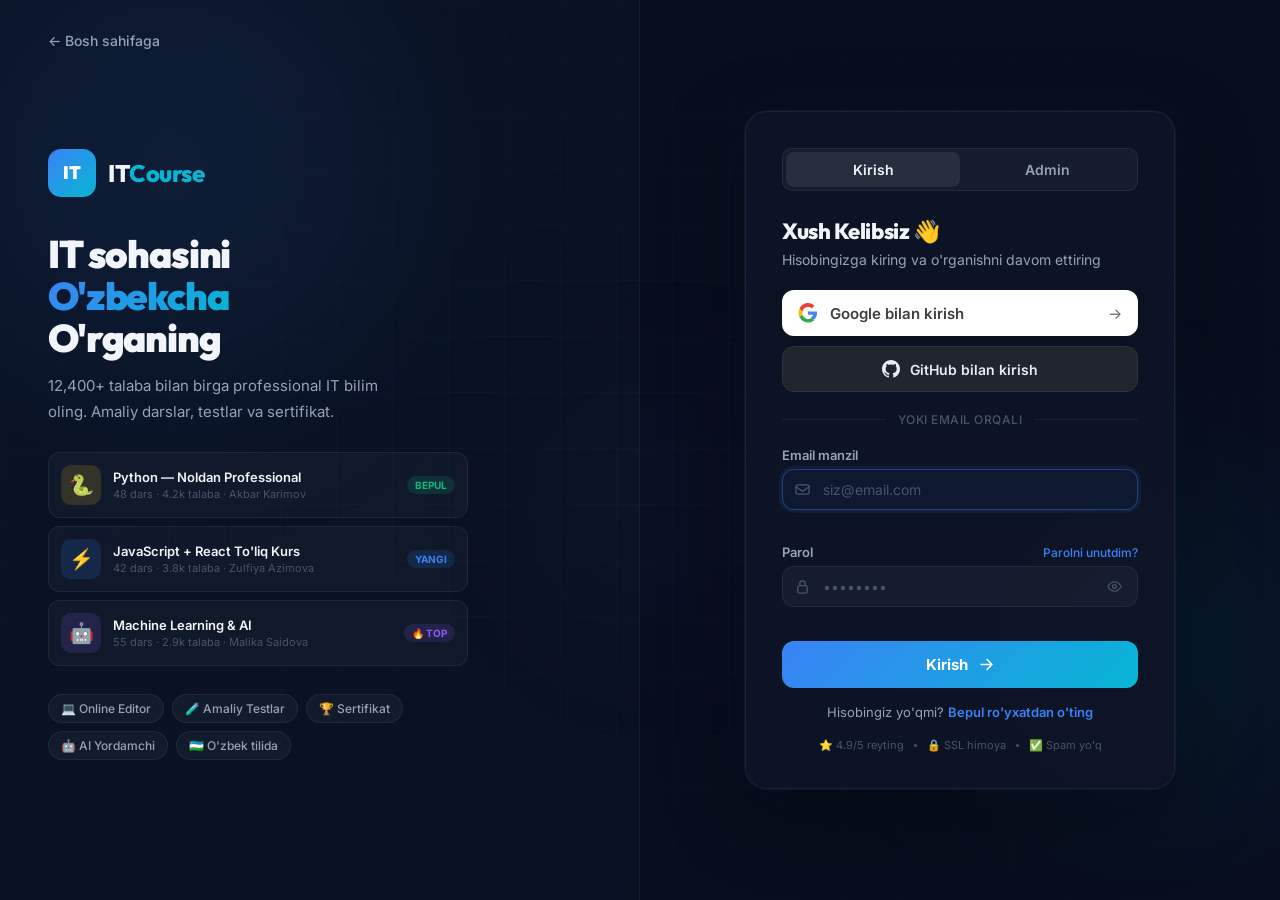
<file: login.html>
<!DOCTYPE html>
<html lang="uz">
<head>
  <meta charset="UTF-8"/>
  <meta name="viewport" content="width=device-width, initial-scale=1.0"/>
  <title>Kirish — IT Course</title>
  <link rel="preconnect" href="https://fonts.googleapis.com"/>
  <link rel="preconnect" href="https://fonts.gstatic.com" crossorigin/>
  <link href="https://fonts.googleapis.com/css2?family=Inter:wght@300;400;500;600;700;800;900&family=Outfit:wght@400;600;700;800;900&display=swap" rel="stylesheet"/>
  <style>
:root{
  --bg:#080e1d;--card:rgba(13,21,38,0.95);
  --blue:#3b82f6;--cyan:#06b6d4;--green:#10b981;--red:#ef4444;--yellow:#f59e0b;--purple:#8b5cf6;
  --grad:linear-gradient(135deg,#3b82f6,#06b6d4);
  --text:#f1f5f9;--text2:#94a3b8;--text3:#475569;
  --border:rgba(148,163,184,0.1);--bfocus:rgba(59,130,246,0.4);
  --font:'Inter',sans-serif;--display:'Outfit',sans-serif;
  --r:12px;--rl:18px;
}
*,*::before,*::after{box-sizing:border-box;margin:0;padding:0}
html{height:100%}
body{font-family:var(--font);background:var(--bg);color:var(--text);min-height:100vh;-webkit-font-smoothing:antialiased;overflow-x:hidden}
::selection{background:rgba(59,130,246,0.25)}
a{text-decoration:none;color:inherit}
button{cursor:pointer;font-family:var(--font);border:none;background:none}

/* BG */
.auth-bg{position:fixed;inset:0;pointer-events:none;overflow:hidden}
.bg-o{position:absolute;border-radius:50%;filter:blur(90px);animation:of 10s ease-in-out infinite}
.bo1{width:600px;height:600px;background:radial-gradient(circle,rgba(59,130,246,0.13),transparent 70%);top:-15%;left:-10%}
.bo2{width:500px;height:500px;background:radial-gradient(circle,rgba(6,182,212,0.1),transparent 70%);bottom:0;right:-10%;animation-delay:-5s}
.bo3{width:300px;height:300px;background:radial-gradient(circle,rgba(139,92,246,0.07),transparent 70%);top:40%;left:40%;animation-delay:-8s}
@keyframes of{0%,100%{transform:translate(0,0)}50%{transform:translate(20px,-15px)}}
.bg-grid{position:absolute;inset:0;background-image:linear-gradient(rgba(255,255,255,0.018) 1px,transparent 1px),linear-gradient(90deg,rgba(255,255,255,0.018) 1px,transparent 1px);background-size:56px 56px;mask-image:radial-gradient(ellipse 80% 80% at 50% 50%,black,transparent)}

/* LAYOUT */
.layout{position:relative;z-index:2;display:grid;grid-template-columns:1fr 1fr;min-height:100vh}

/* LEFT */
.left{display:flex;flex-direction:column;padding:32px 48px 40px;border-right:1px solid var(--border);position:relative;overflow:hidden;background:rgba(255,255,255,.005)}
.left::before{content:'';position:absolute;inset:0;background:linear-gradient(135deg,rgba(59,130,246,.04),rgba(6,182,212,.02))}
.back{display:inline-flex;align-items:center;gap:6px;color:var(--text2);font-size:14px;font-weight:500;transition:.2s;width:fit-content;position:relative}
.back:hover{color:var(--text)}
.l-content{flex:1;display:flex;flex-direction:column;justify-content:center;max-width:420px;position:relative;padding:40px 0}
.brand{display:flex;align-items:center;gap:12px;margin-bottom:36px}
.b-icon{width:48px;height:48px;background:var(--grad);border-radius:13px;display:flex;align-items:center;justify-content:center;font-family:var(--display);font-size:18px;font-weight:900;color:#fff}
.b-name{font-family:var(--display);font-size:24px;font-weight:800;letter-spacing:-.02em}
.b-name span{color:var(--cyan)}
.l-title{font-family:var(--display);font-size:clamp(28px,3vw,44px);font-weight:900;line-height:1.1;letter-spacing:-.03em;margin-bottom:14px}
.l-grad{background:var(--grad);-webkit-background-clip:text;-webkit-text-fill-color:transparent;background-clip:text}
.l-sub{font-size:15px;color:var(--text2);line-height:1.7;margin-bottom:28px;max-width:360px}

/* Courses preview */
.l-courses{display:flex;flex-direction:column;gap:8px;margin-bottom:28px}
.lc-item{display:flex;align-items:center;gap:12px;padding:12px;background:rgba(255,255,255,.03);border:1px solid var(--border);border-radius:var(--r);transition:.2s}
.lc-item:hover{background:rgba(59,130,246,.06);border-color:rgba(59,130,246,.2)}
.lc-icon{width:40px;height:40px;border-radius:10px;display:flex;align-items:center;justify-content:center;font-size:20px;flex-shrink:0}
.lc-info{flex:1}
.lc-name{font-size:13px;font-weight:600;margin-bottom:2px}
.lc-meta{font-size:11px;color:var(--text3)}
.lc-badge{padding:3px 8px;border-radius:99px;font-size:10px;font-weight:700}

/* Admin hint */
.admin-hint{background:rgba(245,158,11,0.08);border:1px solid rgba(245,158,11,0.2);border-radius:var(--r);padding:14px;margin-bottom:20px;font-size:13px}
.admin-hint strong{color:var(--yellow);display:block;margin-bottom:6px}
.admin-hint code{background:rgba(245,158,11,.15);padding:2px 6px;border-radius:4px;font-family:monospace;font-size:12px;color:var(--yellow)}

/* Pills */
.l-pills{display:flex;flex-wrap:wrap;gap:8px;position:relative}
.pill{display:flex;align-items:center;gap:6px;padding:6px 12px;background:rgba(255,255,255,.04);border:1px solid var(--border);border-radius:99px;font-size:12px;font-weight:500;color:var(--text2)}

/* RIGHT */
.right{display:flex;align-items:center;justify-content:center;padding:40px 24px}
.card{width:100%;max-width:430px;background:var(--card);border:1px solid var(--border);border-radius:22px;padding:36px;box-shadow:0 0 0 1px rgba(255,255,255,.04),0 24px 80px rgba(0,0,0,.4),0 0 60px rgba(59,130,246,.06);backdrop-filter:blur(24px);animation:ci .5s cubic-bezier(.34,1.56,.64,1) both}
@keyframes ci{from{opacity:0;transform:translateY(24px) scale(.97)}to{opacity:1;transform:translateY(0) scale(1)}}

/* Tabs */
.tabs{display:flex;background:rgba(255,255,255,.04);border:1px solid var(--border);border-radius:10px;padding:3px;margin-bottom:26px;position:relative}
.tab{flex:1;padding:9px;font-size:14px;font-weight:600;color:var(--text2);border-radius:8px;transition:.25s;position:relative;z-index:1}
.tab.on{color:var(--text)}
.tab-sl{position:absolute;top:3px;bottom:3px;left:3px;width:calc(50% - 3px);background:rgba(255,255,255,.08);border-radius:8px;transition:.25s}
.tab-sl.r{transform:translateX(100%)}

/* Header */
.ch h2{font-family:var(--display);font-size:22px;font-weight:800;letter-spacing:-.02em;margin-bottom:6px}
.ch p{font-size:14px;color:var(--text2);margin-bottom:22px}

/* Google btn */
.g-btn{width:100%;padding:0;background:#fff;border:none;border-radius:var(--r);margin-bottom:10px;overflow:hidden;transition:.3s;box-shadow:0 2px 12px rgba(0,0,0,.15);position:relative}
.g-btn:hover{transform:translateY(-2px);box-shadow:0 8px 28px rgba(0,0,0,.2)}
.g-btn-in{display:flex;align-items:center;padding:13px 16px;gap:12px;position:relative;z-index:1}
.g-btn-in span{flex:1;font-size:15px;font-weight:600;color:#3c4043;text-align:left}
.g-arrow{font-size:15px;color:#5f6368;transition:.2s}
.g-btn:hover .g-arrow{transform:translateX(3px)}
.g-shine{position:absolute;top:0;left:-100%;width:100%;height:100%;background:linear-gradient(90deg,transparent,rgba(255,255,255,.35),transparent);transition:left .5s}
.g-btn:hover .g-shine{left:100%}

/* GitHub btn */
.gh-btn{width:100%;display:flex;align-items:center;justify-content:center;gap:10px;padding:13px;background:#21262d;border:1px solid #30363d;border-radius:var(--r);color:#e6edf3;font-size:14px;font-weight:600;transition:.3s;margin-bottom:20px}
.gh-btn:hover{background:#282e35;border-color:#58a6ff;transform:translateY(-1px)}

/* Divider */
.div{display:flex;align-items:center;gap:12px;margin-bottom:20px;color:var(--text3);font-size:12px;font-weight:500;text-transform:uppercase;letter-spacing:.5px}
.div::before,.div::after{content:'';flex:1;height:1px;background:var(--border)}

/* Fields */
.fg{margin-bottom:14px}
.fg label{display:block;font-size:13px;font-weight:600;color:var(--text2);margin-bottom:6px}
.lr{display:flex;align-items:center;justify-content:space-between;margin-bottom:6px}
.lr label{margin-bottom:0}
.fl{font-size:12px;color:var(--blue);font-weight:500;transition:.2s}
.fl:hover{opacity:.7;text-decoration:underline}
.iw{position:relative;display:flex;align-items:center}
.ii{position:absolute;left:13px;color:var(--text3);pointer-events:none;transition:.2s;display:flex}
.fi{width:100%;padding:11px 40px 11px 40px;background:rgba(255,255,255,.04);border:1.5px solid var(--border);border-radius:var(--r);color:var(--text);font-size:14px;font-family:var(--font);outline:none;transition:.25s;-webkit-appearance:none}
.fi::placeholder{color:var(--text3)}
.fi:focus{border-color:var(--bfocus);background:rgba(59,130,246,.05);box-shadow:0 0 0 3px rgba(59,130,246,.1)}
.fi.err{border-color:rgba(239,68,68,.5);background:rgba(239,68,68,.04)}
.fi.ok{border-color:rgba(16,185,129,.4);background:rgba(16,185,129,.04)}
.eye{position:absolute;right:12px;color:var(--text3);display:flex;padding:4px;border-radius:6px;transition:.2s}
.eye:hover{color:var(--text2);background:rgba(255,255,255,.06)}
.ferr{display:block;font-size:12px;color:var(--red);margin-top:4px;min-height:16px}

/* Strength */
.pw-s{margin-top:8px;display:flex;align-items:center;gap:10px}
.pw-bars{display:flex;gap:4px}
.pb{width:26px;height:3px;background:var(--border);border-radius:2px;transition:background .3s}
.pb.weak{background:var(--red)}.pb.fair{background:var(--yellow)}.pb.good{background:var(--blue)}.pb.strong{background:var(--green)}
.pw-lbl{font-size:11px;color:var(--text3);font-weight:500}

/* Terms */
.terms{margin-bottom:14px;display:none}
.cb-lbl{display:flex;align-items:flex-start;gap:10px;cursor:pointer;font-size:13px;color:var(--text2);line-height:1.5}
.cb-lbl input{display:none}
.cm{width:18px;height:18px;min-width:18px;background:rgba(255,255,255,.04);border:1.5px solid var(--border);border-radius:5px;display:flex;align-items:center;justify-content:center;transition:.2s;margin-top:1px}
.cb-lbl input:checked~.cm{background:var(--blue);border-color:var(--blue)}
.cb-lbl input:checked~.cm::after{content:'✓';font-size:11px;color:#fff;font-weight:700}
.cb-lbl a{color:var(--blue)}

/* Submit */
.sub-btn{width:100%;display:flex;align-items:center;justify-content:center;gap:10px;padding:14px;background:var(--grad);color:#fff;border:none;border-radius:var(--r);font-size:15px;font-weight:700;margin-bottom:16px;transition:.3s;position:relative;overflow:hidden}
.sub-btn::before{content:'';position:absolute;inset:0;background:rgba(255,255,255,.1);opacity:0;transition:.2s}
.sub-btn:hover::before{opacity:1}
.sub-btn:hover{transform:translateY(-2px);box-shadow:0 10px 30px rgba(59,130,246,.35)}
.sub-btn:disabled{opacity:.7;pointer-events:none}
.spin{animation:sp .8s linear infinite}
@keyframes sp{to{transform:rotate(360deg)}}
@keyframes shake{0%,100%{transform:translateX(0)}20%{transform:translateX(-6px)}40%{transform:translateX(6px)}60%{transform:translateX(-4px)}80%{transform:translateX(4px)}}

/* Switch */
.sw{text-align:center;font-size:13px;color:var(--text2);margin-bottom:18px}
.sw button{color:var(--blue);font-weight:600;font-size:13px;margin-left:4px}
.sw button:hover{text-decoration:underline}

/* Trust */
.trust{display:flex;align-items:center;justify-content:center;gap:10px;flex-wrap:wrap}
.ti{display:flex;align-items:center;gap:5px;font-size:11px;color:var(--text3)}
.td{width:3px;height:3px;background:var(--text3);border-radius:50%}

/* ── GOOGLE POPUP ── */
.gp-ov{position:fixed;inset:0;background:rgba(0,0,0,.5);backdrop-filter:blur(6px);z-index:9000;display:flex;align-items:center;justify-content:center;opacity:0;visibility:hidden;transition:.25s}
.gp-ov.on{opacity:1;visibility:visible}
.gp{background:#fff;border-radius:16px;width:360px;overflow:hidden;box-shadow:0 24px 80px rgba(0,0,0,.4);transform:scale(.92) translateY(16px);transition:.3s cubic-bezier(.34,1.56,.64,1)}
.gp-ov.on .gp{transform:scale(1) translateY(0)}
.gp-head{padding:22px 22px 14px;border-bottom:1px solid #e8eaed;position:relative}
.gp-cls{position:absolute;top:12px;right:12px;width:30px;height:30px;border-radius:50%;color:#5f6368;font-size:13px;display:flex;align-items:center;justify-content:center;transition:.15s;background:none;border:none;cursor:pointer}
.gp-cls:hover{background:#f1f3f4}
.gp-logo{display:flex;justify-content:center;margin-bottom:10px}
.gp-site{text-align:center;font-size:11px;color:#5f6368;font-family:var(--font)}
.gp-body{padding:18px 22px 14px}
.gp-body h3{font-size:19px;color:#202124;font-weight:500;margin-bottom:3px;text-align:center;font-family:var(--font)}
.gp-body>p{font-size:13px;color:#5f6368;text-align:center;margin-bottom:18px;font-family:var(--font)}
.gp-body>p strong{color:#202124}
.gp-acc{display:flex;flex-direction:column;gap:2px}
.gp-a{display:flex;align-items:center;gap:12px;padding:11px 12px;border-radius:10px;cursor:pointer;transition:.15s;border:none;background:none;width:100%;text-align:left;font-family:var(--font)}
.gp-a:hover{background:#f1f3f4}
.gp-av{width:38px;height:38px;border-radius:50%;display:flex;align-items:center;justify-content:center;font-size:13px;font-weight:700;color:#fff;flex-shrink:0}
.gp-av.add{background:#e8f0fe;color:#1a73e8;font-size:19px;font-weight:400}
.gp-ai{flex:1}
.gp-ai strong{display:block;font-size:13px;color:#202124;font-weight:500}
.gp-ai span{font-size:11px;color:#5f6368}
.gp-a.add-a .gp-ai strong{color:#1a73e8}
.gp-foot{padding:10px 22px;border-top:1px solid #e8eaed;display:flex;justify-content:center;gap:16px;font-size:11px;color:#5f6368;font-family:var(--font)}
.gp-foot a{color:#5f6368}
.gp-foot a:hover{text-decoration:underline}

/* ── SUCCESS ── */
.suc-ov{position:fixed;inset:0;background:rgba(8,14,29,.92);backdrop-filter:blur(16px);z-index:9999;display:flex;align-items:center;justify-content:center;opacity:0;visibility:hidden;transition:.3s}
.suc-ov.on{opacity:1;visibility:visible}
.suc-card{text-align:center;padding:48px 40px;background:rgba(13,21,38,.98);border:1px solid rgba(59,130,246,.2);border-radius:22px;max-width:360px;width:90%;box-shadow:0 40px 80px rgba(0,0,0,.5),0 0 60px rgba(59,130,246,.1);animation:scIn .5s cubic-bezier(.34,1.56,.64,1) both}
@keyframes scIn{from{transform:scale(.8) translateY(30px);opacity:0}to{transform:scale(1) translateY(0);opacity:1}}
.suc-ring{display:flex;justify-content:center;margin-bottom:18px;animation:rIn 1s ease both}
@keyframes rIn{from{transform:scale(0) rotate(-90deg);opacity:0}to{transform:scale(1) rotate(0);opacity:1}}
.suc-card h3{font-family:var(--display);font-size:22px;font-weight:800;margin-bottom:8px}
.suc-card p{font-size:14px;color:var(--text2);margin-bottom:22px;line-height:1.6}
.suc-prog{height:3px;background:rgba(255,255,255,.08);border-radius:2px;overflow:hidden}
.suc-bar{height:100%;background:var(--grad);border-radius:2px;width:0%;transition:width 2.6s linear}

/* RESPONSIVE */
@media(max-width:900px){.layout{grid-template-columns:1fr}.left{display:none}.right{min-height:100vh}}
@media(max-width:480px){.card{padding:28px 22px}}
  </style>
</head>
<body>
<div class="auth-bg">
  <div class="bg-o bo1"></div>
  <div class="bg-o bo2"></div>
  <div class="bg-o bo3"></div>
  <div class="bg-grid"></div>
</div>

<div class="layout">
  <!-- LEFT -->
  <div class="left">
    <a href="index.html" class="back">← Bosh sahifaga</a>
    <div class="l-content">
      <div class="brand">
        <div class="b-icon">IT</div>
        <div class="b-name">IT<span>Course</span></div>
      </div>
      <h1 class="l-title">IT sohasini<br><span class="l-grad">O'zbekcha</span><br>O'rganing</h1>
      <p class="l-sub">12,400+ talaba bilan birga professional IT bilim oling. Amaliy darslar, testlar va sertifikat.</p>

      <div class="l-courses">
        <div class="lc-item">
          <div class="lc-icon" style="background:rgba(251,191,36,0.15)">🐍</div>
          <div class="lc-info">
            <div class="lc-name">Python — Noldan Professional</div>
            <div class="lc-meta">48 dars · 4.2k talaba · Akbar Karimov</div>
          </div>
          <div class="lc-badge" style="background:rgba(16,185,129,0.15);color:#10b981">BEPUL</div>
        </div>
        <div class="lc-item">
          <div class="lc-icon" style="background:rgba(59,130,246,0.15)">⚡</div>
          <div class="lc-info">
            <div class="lc-name">JavaScript + React To'liq Kurs</div>
            <div class="lc-meta">42 dars · 3.8k talaba · Zulfiya Azimova</div>
          </div>
          <div class="lc-badge" style="background:rgba(59,130,246,0.15);color:#3b82f6">YANGI</div>
        </div>
        <div class="lc-item">
          <div class="lc-icon" style="background:rgba(139,92,246,0.15)">🤖</div>
          <div class="lc-info">
            <div class="lc-name">Machine Learning & AI</div>
            <div class="lc-meta">55 dars · 2.9k talaba · Malika Saidova</div>
          </div>
          <div class="lc-badge" style="background:rgba(139,92,246,0.15);color:#8b5cf6">🔥 TOP</div>
        </div>
      </div>

      <div class="admin-hint" id="adminHint" style="display:none">
        <strong>🔐 Admin Login ma'lumotlari:</strong>
        Email: <code>admin@itcourse.uz</code><br>
        Parol: <code>Admin@123</code>
      </div>

      <div class="l-pills">
        <div class="pill">💻 Online Editor</div>
        <div class="pill">🧪 Amaliy Testlar</div>
        <div class="pill">🏆 Sertifikat</div>
        <div class="pill">🤖 AI Yordamchi</div>
        <div class="pill">🇺🇿 O'zbek tilida</div>
      </div>
    </div>
  </div>

  <!-- RIGHT -->
  <div class="right">
    <div class="card">
      <div class="tabs">
        <button class="tab on" id="tabLogin" onclick="switchTab('login')">Kirish</button>
        <button class="tab" id="tabAdmin" onclick="switchTab('admin')">Admin</button>
        <div class="tab-sl" id="tabSl"></div>
      </div>

      <div class="ch">
        <h2 id="cTitle">Xush Kelibsiz 👋</h2>
        <p id="cSub">Hisobingizga kiring va o'rganishni davom ettiring</p>
      </div>

      <!-- Google -->
      <button class="g-btn" id="gBtn" onclick="openGoogle()">
        <div class="g-btn-in">
          <svg width="20" height="20" viewBox="0 0 20 20" fill="none">
            <path d="M19.1 10.22c0-.63-.06-1.24-.17-1.82H10v3.44h5.1c-.22 1.06-.88 1.96-1.88 2.56v2.13h3.04c1.78-1.64 2.81-4.05 2.81-6.31z" fill="#4285F4"/>
            <path d="M10 19.5c2.56 0 4.71-.85 6.28-2.29l-3.04-2.13c-.85.57-1.94.91-3.24.91-2.49 0-4.6-1.68-5.35-3.94H1.52v2.2C3.08 17.3 6.31 19.5 10 19.5z" fill="#34A853"/>
            <path d="M4.65 12.05A5.6 5.6 0 0 1 4.35 10c0-.71.12-1.4.3-2.05V5.75H1.52A9.52 9.52 0 0 0 .5 10c0 1.53.37 2.98 1.02 4.25l3.13-2.2z" fill="#FBBC05"/>
            <path d="M10 4.01c1.4 0 2.66.48 3.65 1.43l2.74-2.74C14.7.97 12.55 0 10 0 6.31 0 3.08 2.2 1.52 5.75l3.13 2.2C5.4 5.69 7.51 4.01 10 4.01z" fill="#EA4335"/>
          </svg>
          <span id="gTxt">Google bilan kirish</span>
          <div class="g-arrow">→</div>
        </div>
        <div class="g-shine"></div>
      </button>

      <!-- GitHub -->
      <button class="gh-btn" id="ghBtn" onclick="handleGithub()">
        <svg width="18" height="18" viewBox="0 0 18 18" fill="currentColor"><path d="M9 0C4 0 0 4 0 9c0 4 2.6 7.4 6.2 8.6.5.1.7-.2.7-.4v-1.6c-2.5.5-3-.6-3.2-1.1-.1-.3-.6-1.1-1-1.3-.3-.2-.8-.6 0-.6.8 0 1.3.7 1.5 1 .9 1.5 2.3 1.1 2.9.8.1-.6.4-1.1.7-1.3-2-.2-4.1-1-4.1-4.4 0-1 .3-1.8.9-2.4-.1-.2-.4-1.1.1-2.3 0 0 .7-.2 2.4.9.7-.2 1.4-.3 2.1-.3s1.4.1 2.1.3c1.7-1.1 2.4-.9 2.4-.9.5 1.2.2 2.1.1 2.3.6.6.9 1.4.9 2.4 0 3.4-2.1 4.2-4.1 4.4.3.3.6.8.6 1.6v2.4c0 .2.2.5.7.4C15.4 16.4 18 13 18 9c0-5-4-9-9-9z"/></svg>
        <span id="ghTxt">GitHub bilan kirish</span>
      </button>

      <div class="div"><span>yoki email orqali</span></div>

      <form id="authForm" onsubmit="handleSubmit(event)" novalidate>
        <!-- Name (signup) -->
        <div class="fg" id="nameF" style="display:none">
          <label>To'liq ism</label>
          <div class="iw">
            <span class="ii"><svg width="15" height="15" viewBox="0 0 16 16" fill="none"><circle cx="8" cy="6" r="3" stroke="currentColor" stroke-width="1.4"/><path d="M2 14c0-3.3 2.7-6 6-6s6 2.7 6 6" stroke="currentColor" stroke-width="1.4" stroke-linecap="round"/></svg></span>
            <input id="nameI" type="text" class="fi" placeholder="Ism Familiya" autocomplete="name"/>
          </div>
          <span class="ferr" id="nameE"></span>
        </div>

        <!-- Email -->
        <div class="fg">
          <label>Email manzil</label>
          <div class="iw">
            <span class="ii"><svg width="15" height="15" viewBox="0 0 16 16" fill="none"><rect x="1" y="3" width="14" height="10" rx="2" stroke="currentColor" stroke-width="1.4"/><path d="M1 5l7 5 7-5" stroke="currentColor" stroke-width="1.4" stroke-linecap="round"/></svg></span>
            <input id="emailI" type="email" class="fi" placeholder="siz@email.com" autocomplete="email" required/>
          </div>
          <span class="ferr" id="emailE"></span>
        </div>

        <!-- Password -->
        <div class="fg">
          <div class="lr" id="pwLabel">
            <label>Parol</label>
            <a href="#" class="fl" id="forgotL">Parolni unutdim?</a>
          </div>
          <div class="iw">
            <span class="ii"><svg width="15" height="15" viewBox="0 0 16 16" fill="none"><rect x="3" y="7" width="10" height="8" rx="2" stroke="currentColor" stroke-width="1.4"/><path d="M5 7V5a3 3 0 0 1 6 0v2" stroke="currentColor" stroke-width="1.4" stroke-linecap="round"/></svg></span>
            <input id="pwI" type="password" class="fi" placeholder="••••••••" autocomplete="current-password" required/>
            <button type="button" class="eye" onclick="togglePw()" id="eyeBtn">
              <svg id="eyeI" width="15" height="15" viewBox="0 0 16 16" fill="none"><path d="M1 8s2.5-5 7-5 7 5 7 5-2.5 5-7 5S1 8 1 8z" stroke="currentColor" stroke-width="1.4"/><circle cx="8" cy="8" r="2" stroke="currentColor" stroke-width="1.4"/></svg>
            </button>
          </div>
          <span class="ferr" id="pwE"></span>
          <div class="pw-s" id="pwStr" style="display:none">
            <div class="pw-bars"><div class="pb" id="b1"></div><div class="pb" id="b2"></div><div class="pb" id="b3"></div><div class="pb" id="b4"></div></div>
            <span class="pw-lbl" id="pwLbl">Parol kiriting</span>
          </div>
        </div>

        <!-- Confirm (signup) -->
        <div class="fg" id="confF" style="display:none">
          <label>Parolni tasdiqlang</label>
          <div class="iw">
            <span class="ii"><svg width="15" height="15" viewBox="0 0 16 16" fill="none"><path d="M3 8l4 4 6-7" stroke="currentColor" stroke-width="1.4" stroke-linecap="round" stroke-linejoin="round"/></svg></span>
            <input id="confI" type="password" class="fi" placeholder="••••••••" autocomplete="new-password"/>
          </div>
          <span class="ferr" id="confE"></span>
        </div>

        <!-- Terms -->
        <div class="terms" id="termsF">
          <label class="cb-lbl">
            <input type="checkbox" id="termsC"/>
            <span class="cm"></span>
            <span><a href="#">Foydalanish shartlari</a> va <a href="#">Maxfiylik siyosati</a>ga roziman</span>
          </label>
        </div>

        <button type="submit" class="sub-btn" id="subBtn">
          <span id="subTxt">Kirish</span>
          <svg id="subSpin" width="17" height="17" viewBox="0 0 17 17" fill="none" style="display:none" class="spin"><circle cx="8.5" cy="8.5" r="6.5" stroke="rgba(255,255,255,.3)" stroke-width="2"/><path d="M8.5 2a6.5 6.5 0 0 1 6.5 6.5" stroke="white" stroke-width="2" stroke-linecap="round"/></svg>
          <svg id="subArrow" width="17" height="17" viewBox="0 0 17 17" fill="none"><path d="M3 8.5H14M9 3.5L14 8.5L9 13.5" stroke="currentColor" stroke-width="1.5" stroke-linecap="round" stroke-linejoin="round"/></svg>
        </button>
      </form>

      <div class="sw"><span id="swTxt">Hisobingiz yo'qmi?</span><button onclick="switchMode()">Bepul ro'yxatdan o'ting</button></div>

      <div class="trust">
        <div class="ti">⭐ 4.9/5 reyting</div>
        <div class="td"></div>
        <div class="ti">🔒 SSL himoya</div>
        <div class="td"></div>
        <div class="ti">✅ Spam yo'q</div>
      </div>
    </div>
  </div>
</div>

<!-- GOOGLE POPUP -->
<div class="gp-ov" id="gpOv">
  <div class="gp">
    <div class="gp-head">
      <button class="gp-cls" onclick="closeGoogle()">✕</button>
      <div class="gp-logo">
        <svg width="66" height="22" viewBox="0 0 272 92" fill="none">
          <path d="M115.75 47.18c0 12.77-9.99 22.18-22.25 22.18S71.25 59.95 71.25 47.18c0-12.86 9.99-22.18 22.25-22.18s22.25 9.32 22.25 22.18zm-9.74 0c0-7.98-5.79-13.44-12.51-13.44S80.99 39.2 80.99 47.18c0 7.9 5.79 13.44 12.51 13.44s12.51-5.55 12.51-13.44z" fill="#EA4335"/><path d="M163.75 47.18c0 12.77-9.99 22.18-22.25 22.18s-22.25-9.41-22.25-22.18c0-12.86 9.99-22.18 22.25-22.18s22.25 9.32 22.25 22.18zm-9.74 0c0-7.98-5.79-13.44-12.51-13.44s-12.51 5.46-12.51 13.44c0 7.9 5.79 13.44 12.51 13.44s12.51-5.55 12.51-13.44z" fill="#FBBC05"/><path d="M209.75 26.34v39.82c0 16.38-9.66 23.07-21.08 23.07-10.75 0-17.22-7.19-19.66-13.07l8.48-3.53c1.51 3.61 5.21 7.87 11.17 7.87 7.31 0 11.84-4.51 11.84-13v-3.19h-.34c-2.18 2.69-6.38 5.04-11.68 5.04-11.09 0-21.25-9.66-21.25-22.09 0-12.52 10.16-22.26 21.25-22.26 5.29 0 9.49 2.35 11.68 4.96h.34v-3.61h9.25zm-8.56 20.92c0-7.81-5.21-13.52-11.84-13.52-6.72 0-12.35 5.71-12.35 13.52 0 7.73 5.63 13.36 12.35 13.36 6.63 0 11.84-5.63 11.84-13.36z" fill="#4285F4"/><path d="M225 3v65h-9.5V3h9.5z" fill="#34A853"/><path d="M262.02 54.48l7.56 5.04c-2.44 3.61-8.32 9.83-18.48 9.83-12.6 0-22.01-9.74-22.01-22.18 0-13.19 9.49-22.18 20.92-22.18 11.51 0 17.14 9.16 18.98 14.11l1.01 2.52-29.65 12.28c2.27 4.45 5.8 6.72 10.75 6.72 4.96 0 8.4-2.44 10.92-6.14zm-23.27-7.98l19.82-8.23c-1.09-2.77-4.37-4.7-8.23-4.7-4.95 0-11.84 4.37-11.59 12.93z" fill="#EA4335"/><path d="M35.29 41.41V32h31.96c.31 1.64.47 3.58.47 5.68 0 7.06-1.93 15.79-8.15 22.01-6.05 6.3-13.78 9.66-24.02 9.66C16.32 69.35.36 53.89.36 35.37.36 16.85 16.32 1.39 35.55 1.39c10.68 0 18.31 4.19 24.02 9.66l-6.75 6.75c-4.11-3.86-9.66-6.84-17.22-6.84-14.07 0-25.08 11.34-25.08 25.41s11.01 25.41 25.08 25.41c9.12 0 14.32-3.61 17.65-6.95 2.69-2.69 4.46-6.53 5.16-11.75H35.29z" fill="#4285F4"/>
        </svg>
      </div>
      <div class="gp-site">accounts.google.com</div>
    </div>
    <div class="gp-body">
      <h3>Akkaunt tanlang</h3>
      <p><strong>ITCourse</strong> ga kirish uchun</p>
      <div class="gp-acc">
        <button class="gp-a" onclick="selectGoogle('Akbar Karimov','akbar@gmail.com')">
          <div class="gp-av" style="background:linear-gradient(135deg,#4285F4,#34A853)">AK</div>
          <div class="gp-ai"><strong>Akbar Karimov</strong><span>akbar@gmail.com</span></div>
          <svg width="14" height="14" viewBox="0 0 14 14" fill="none"><path d="M4 7H10M7 4L10 7L7 10" stroke="#5f6368" stroke-width="1.3" stroke-linecap="round"/></svg>
        </button>
        <button class="gp-a" onclick="selectGoogle('Zulfiya Azimova','zulfiya@gmail.com')">
          <div class="gp-av" style="background:linear-gradient(135deg,#EA4335,#FBBC05)">ZA</div>
          <div class="gp-ai"><strong>Zulfiya Azimova</strong><span>zulfiya@gmail.com</span></div>
          <svg width="14" height="14" viewBox="0 0 14 14" fill="none"><path d="M4 7H10M7 4L10 7L7 10" stroke="#5f6368" stroke-width="1.3" stroke-linecap="round"/></svg>
        </button>
        <button class="gp-a add-a" onclick="selectGoogle('Yangi Foydalanuvchi','yangi@gmail.com')">
          <div class="gp-av add">+</div>
          <div class="gp-ai"><strong>Boshqa akkaunt ishlatish</strong></div>
        </button>
      </div>
    </div>
    <div class="gp-foot"><a href="#">Maxfiylik</a><span>·</span><a href="#">Shartlar</a></div>
  </div>
</div>

<!-- SUCCESS -->
<div class="suc-ov" id="sucOv">
  <div class="suc-card">
    <div class="suc-ring">
      <svg width="60" height="60" viewBox="0 0 60 60" fill="none">
        <circle cx="30" cy="30" r="26" stroke="url(#sg)" stroke-width="2.5"/>
        <path d="M18 30l8 8 16-16" stroke="url(#sg)" stroke-width="2.5" stroke-linecap="round" stroke-linejoin="round"/>
        <defs><linearGradient id="sg" x1="4" y1="4" x2="56" y2="56" gradientUnits="userSpaceOnUse"><stop offset="0%" stop-color="#3b82f6"/><stop offset="100%" stop-color="#10b981"/></linearGradient></defs>
      </svg>
    </div>
    <h3 id="sucT">Xush kelibsiz!</h3>
    <p id="sucM">Muvaffaqiyatli kirdingiz. Dashboard ga yo'naltirilmoqda...</p>
    <div class="suc-prog"><div class="suc-bar" id="sucBar"></div></div>
  </div>
</div>

<script>
let mode='login',tab='login',pwVis=false,submitting=false;

function switchTab(t){
  tab=t;
  document.getElementById('tabLogin').classList.toggle('on',t==='login');
  document.getElementById('tabAdmin').classList.toggle('on',t==='admin');
  document.getElementById('tabSl').classList.toggle('r',t==='admin');
  document.getElementById('adminHint').style.display=t==='admin'?'block':'none';
  const isAdmin=t==='admin';
  document.getElementById('cTitle').textContent=isAdmin?'Admin Panel 🔐':'Xush Kelibsiz 👋';
  document.getElementById('cSub').textContent=isAdmin?'Admin hisobingizga kiring':'Hisobingizga kiring va o\'rganishni davom ettiring';
  if(isAdmin){
    document.getElementById('emailI').value='admin@itcourse.uz';
    document.getElementById('pwI').value='Admin@123';
    document.getElementById('nameF').style.display='none';
    document.getElementById('confF').style.display='none';
    document.getElementById('termsF').style.display='none';
    document.getElementById('pwStr').style.display='none';
    document.getElementById('gBtn').style.display='none';
    document.getElementById('ghBtn').style.display='none';
    document.querySelector('.div').style.display='none';
    document.getElementById('subTxt').textContent='Admin bo\'lib kirish';
    document.getElementById('swTxt').textContent='Talabamisiz?';
    document.querySelector('.sw button').textContent='Talaba sifatida kirish';
    document.getElementById('forgotL').style.display='none';
    mode='login';
  } else {
    document.getElementById('emailI').value='';
    document.getElementById('pwI').value='';
    document.getElementById('gBtn').style.display='';
    document.getElementById('ghBtn').style.display='';
    document.querySelector('.div').style.display='';
    document.getElementById('forgotL').style.display='';
    switchMode('login');
  }
  clearErrors();
}

function switchMode(m){
  if(m)mode=m; else mode=mode==='login'?'signup':'login';
  const isLogin=mode==='login';
  document.getElementById('cTitle').textContent=isLogin?'Xush Kelibsiz 👋':'Hisob yaratish 🚀';
  document.getElementById('cSub').textContent=isLogin?'Hisobingizga kiring':'Bepul ro\'yxatdan o\'ting — karta shart emas';
  document.getElementById('subTxt').textContent=isLogin?'Kirish':'Hisob yaratish';
  document.getElementById('swTxt').textContent=isLogin?'Hisobingiz yo\'qmi?':'Hisobingiz bormi?';
  document.querySelector('.sw button').textContent=isLogin?'Bepul ro\'yxatdan o\'ting':'Kirishga o\'tish';
  document.getElementById('gTxt').textContent=isLogin?'Google bilan kirish':'Google bilan ro\'yxatdan o\'ting';
  document.getElementById('ghTxt').textContent=isLogin?'GitHub bilan kirish':'GitHub bilan ro\'yxatdan o\'ting';
  document.getElementById('nameF').style.display=isLogin?'none':'';
  document.getElementById('confF').style.display=isLogin?'none':'';
  document.getElementById('termsF').style.display=isLogin?'none':'block';
  document.getElementById('pwStr').style.display=isLogin?'none':'';
  document.getElementById('forgotL').style.display=isLogin?'':'none';
  clearErrors();
}

function togglePw(){
  pwVis=!pwVis;
  document.getElementById('pwI').type=pwVis?'text':'password';
  document.getElementById('eyeI').innerHTML=pwVis
    ?'<path d="M2 8s2-5 6-5 6 5 6 5" stroke="currentColor" stroke-width="1.4" stroke-linecap="round"/><path d="M2 8s2 5 6 5 6-5 6-5" stroke="currentColor" stroke-width="1.4" stroke-linecap="round"/><line x1="2" y1="2" x2="14" y2="14" stroke="currentColor" stroke-width="1.4" stroke-linecap="round"/>'
    :'<path d="M1 8s2.5-5 7-5 7 5 7 5-2.5 5-7 5S1 8 1 8z" stroke="currentColor" stroke-width="1.4"/><circle cx="8" cy="8" r="2" stroke="currentColor" stroke-width="1.4"/>';
}

// Password strength
document.getElementById('pwI').addEventListener('input',()=>{
  if(mode!=='signup')return;
  const v=document.getElementById('pwI').value;
  const bars=['b1','b2','b3','b4'].map(id=>document.getElementById(id));
  bars.forEach(b=>{b.className='pb'});
  if(!v){document.getElementById('pwLbl').textContent='Parol kiriting';return}
  let s=0;
  if(v.length>=8)s++;if(v.length>=12)s++;
  if(/[A-Z]/.test(v)&&/[a-z]/.test(v))s++;
  if(/[0-9]/.test(v))s++;
  if(/[^A-Za-z0-9]/.test(v))s++;
  s=Math.min(4,s);
  const lvls=[{c:'weak',t:'Juda zaif',col:'#ef4444'},{c:'fair',t:'O\'rtacha',col:'#f59e0b'},{c:'good',t:'Yaxshi',col:'#3b82f6'},{c:'strong',t:'Kuchli ✓',col:'#10b981'}];
  const lv=lvls[s-1]||lvls[0];
  for(let i=0;i<s;i++)bars[i].classList.add(lv.c);
  document.getElementById('pwLbl').textContent=lv.t;
  document.getElementById('pwLbl').style.color=lv.col;
});

function validateAll(){
  let ok=true;
  const email=document.getElementById('emailI').value.trim();
  const pw=document.getElementById('pwI').value;
  // email
  if(!email){showErr('emailI','emailE','Email kiriting');ok=false;}
  else if(!/^[^\s@]+@[^\s@]+\.[^\s@]+$/.test(email)){showErr('emailI','emailE','Email noto\'g\'ri');ok=false;}
  else clearErr('emailI','emailE');
  // password
  if(!pw){showErr('pwI','pwE','Parol kiriting');ok=false;}
  else if(mode==='signup'&&pw.length<8){showErr('pwI','pwE','Parol kamida 8 ta belgi');ok=false;}
  else clearErr('pwI','pwE');
  // name (signup)
  if(mode==='signup'){
    const name=document.getElementById('nameI').value.trim();
    if(!name){showErr('nameI','nameE','Ismingizni kiriting');ok=false;}
    else clearErr('nameI','nameE');
    // confirm
    const conf=document.getElementById('confI').value;
    if(!conf){showErr('confI','confE','Parolni tasdiqlang');ok=false;}
    else if(conf!==pw){showErr('confI','confE','Parollar mos emas');ok=false;}
    else clearErr('confI','confE');
    // terms
    if(!document.getElementById('termsC').checked){showToast('Foydalanish shartlariga rozilasholing','err');ok=false;}
  }
  return ok;
}

function showErr(inputId,errId,msg){
  const el=document.getElementById(inputId);
  el.classList.add('err');el.classList.remove('ok');
  document.getElementById(errId).textContent=msg;
  el.style.animation='shake .4s ease';setTimeout(()=>el.style.animation='',400);
}
function clearErr(inputId,errId){
  document.getElementById(inputId).classList.remove('err');
  document.getElementById(inputId).classList.add('ok');
  document.getElementById(errId).textContent='';
}
function clearErrors(){
  document.querySelectorAll('.fi').forEach(i=>{i.classList.remove('err','ok')});
  document.querySelectorAll('.ferr').forEach(e=>e.textContent='');
}

async function handleSubmit(e){
  e.preventDefault();
  if(submitting)return;
  if(!validateAll())return;

  const email=document.getElementById('emailI').value.trim();
  const pw=document.getElementById('pwI').value;
  const isAdmin=tab==='admin'||(email==='admin@itcourse.uz'&&pw==='Admin@123');

  setLoad(true);
  await delay(1600);
  setLoad(false);

  const name=mode==='signup'?document.getElementById('nameI').value:email.split('@')[0];

  // Save user info
  localStorage.setItem('itcUser',JSON.stringify({name,email,isAdmin,photo:''}));

  showSuccess(name, isAdmin);
}

function setLoad(on){
  submitting=on;
  document.getElementById('subBtn').disabled=on;
  document.getElementById('subSpin').style.display=on?'block':'none';
  document.getElementById('subArrow').style.display=on?'none':'block';
  document.getElementById('subTxt').textContent=on?(tab==='admin'?'Tekshirilmoqda...':mode==='login'?'Kirilmoqda...':'Yaratilmoqda...'):(tab==='admin'?'Admin bo\'lib kirish':mode==='login'?'Kirish':'Hisob yaratish');
}

// Google
function openGoogle(){document.getElementById('gpOv').classList.add('on');document.body.style.overflow='hidden'}
function closeGoogle(){document.getElementById('gpOv').classList.remove('on');document.body.style.overflow=''}
async function selectGoogle(name,email){
  closeGoogle();
  document.getElementById('gTxt').textContent='Kirilmoqda...';
  document.getElementById('gBtn').disabled=true;
  await delay(1200);
  document.getElementById('gBtn').disabled=false;
  document.getElementById('gTxt').textContent=mode==='login'?'Google bilan kirish':'Google bilan ro\'yxatdan o\'ting';
  localStorage.setItem('itcUser',JSON.stringify({name,email,isAdmin:false,photo:''}));
  showSuccess(name, false);
}

// GitHub
async function handleGithub(){
  document.getElementById('ghBtn').disabled=true;
  document.getElementById('ghTxt').textContent='GitHub bilan bog\'lanmoqda...';
  await delay(1500);
  document.getElementById('ghBtn').disabled=false;
  document.getElementById('ghTxt').textContent='GitHub bilan kirish';
  localStorage.setItem('itcUser',JSON.stringify({name:'GitHub User',email:'user@github.com',isAdmin:false,photo:''}));
  showSuccess('GitHub User', false);
}

function showSuccess(name, isAdmin){
  const ov=document.getElementById('sucOv');
  document.getElementById('sucT').textContent=isAdmin?'Admin paneliga xush kelibsiz! 🔐':`Xush kelibsiz, ${name}! 👋`;
  document.getElementById('sucM').textContent=isAdmin?'Admin dashboard ga yo\'naltirilmoqda...':'Dashboard ga yo\'naltirilmoqda...';
  ov.classList.add('on');
  setTimeout(()=>{document.getElementById('sucBar').style.width='100%'},100);
  setTimeout(()=>{
    ov.classList.remove('on');
    window.location.href=isAdmin?'admin.html':'dashboard.html';
  },2800);
}

function delay(ms){return new Promise(r=>setTimeout(r,ms))}

function showToast(msg,type='info'){
  document.querySelectorAll('.it-toast').forEach(t=>t.remove());
  const t=document.createElement('div');
  t.className='it-toast';
  t.textContent=msg;
  const c={info:'rgba(59,130,246,.15)',err:'rgba(239,68,68,.15)'}[type]||'rgba(59,130,246,.15)';
  const b={info:'rgba(59,130,246,.3)',err:'rgba(239,68,68,.3)'}[type]||'rgba(59,130,246,.3)';
  Object.assign(t.style,{position:'fixed',bottom:'24px',left:'50%',transform:'translateX(-50%) translateY(60px)',padding:'12px 20px',background:c,border:`1px solid ${b}`,borderRadius:'10px',color:'#f1f5f9',fontSize:'14px',fontFamily:'Inter,sans-serif',zIndex:'99999',backdropFilter:'blur(12px)',transition:'transform .3s cubic-bezier(.34,1.56,.64,1),opacity .3s',opacity:'0',whiteSpace:'nowrap'});
  document.body.appendChild(t);
  requestAnimationFrame(()=>{t.style.transform='translateX(-50%) translateY(0)';t.style.opacity='1'});
  setTimeout(()=>{t.style.transform='translateX(-50%) translateY(60px)';t.style.opacity='0';setTimeout(()=>t.remove(),300)},3000);
}

document.getElementById('gpOv').addEventListener('click',e=>{if(e.target===document.getElementById('gpOv'))closeGoogle()});
document.addEventListener('keydown',e=>{if(e.key==='Escape')closeGoogle()});

// Check URL
const up=new URLSearchParams(window.location.search);
if(up.get('mode')==='signup')switchMode('signup');
setTimeout(()=>document.getElementById('emailI').focus(),400);
</script>
</body>
</html>
</file>
